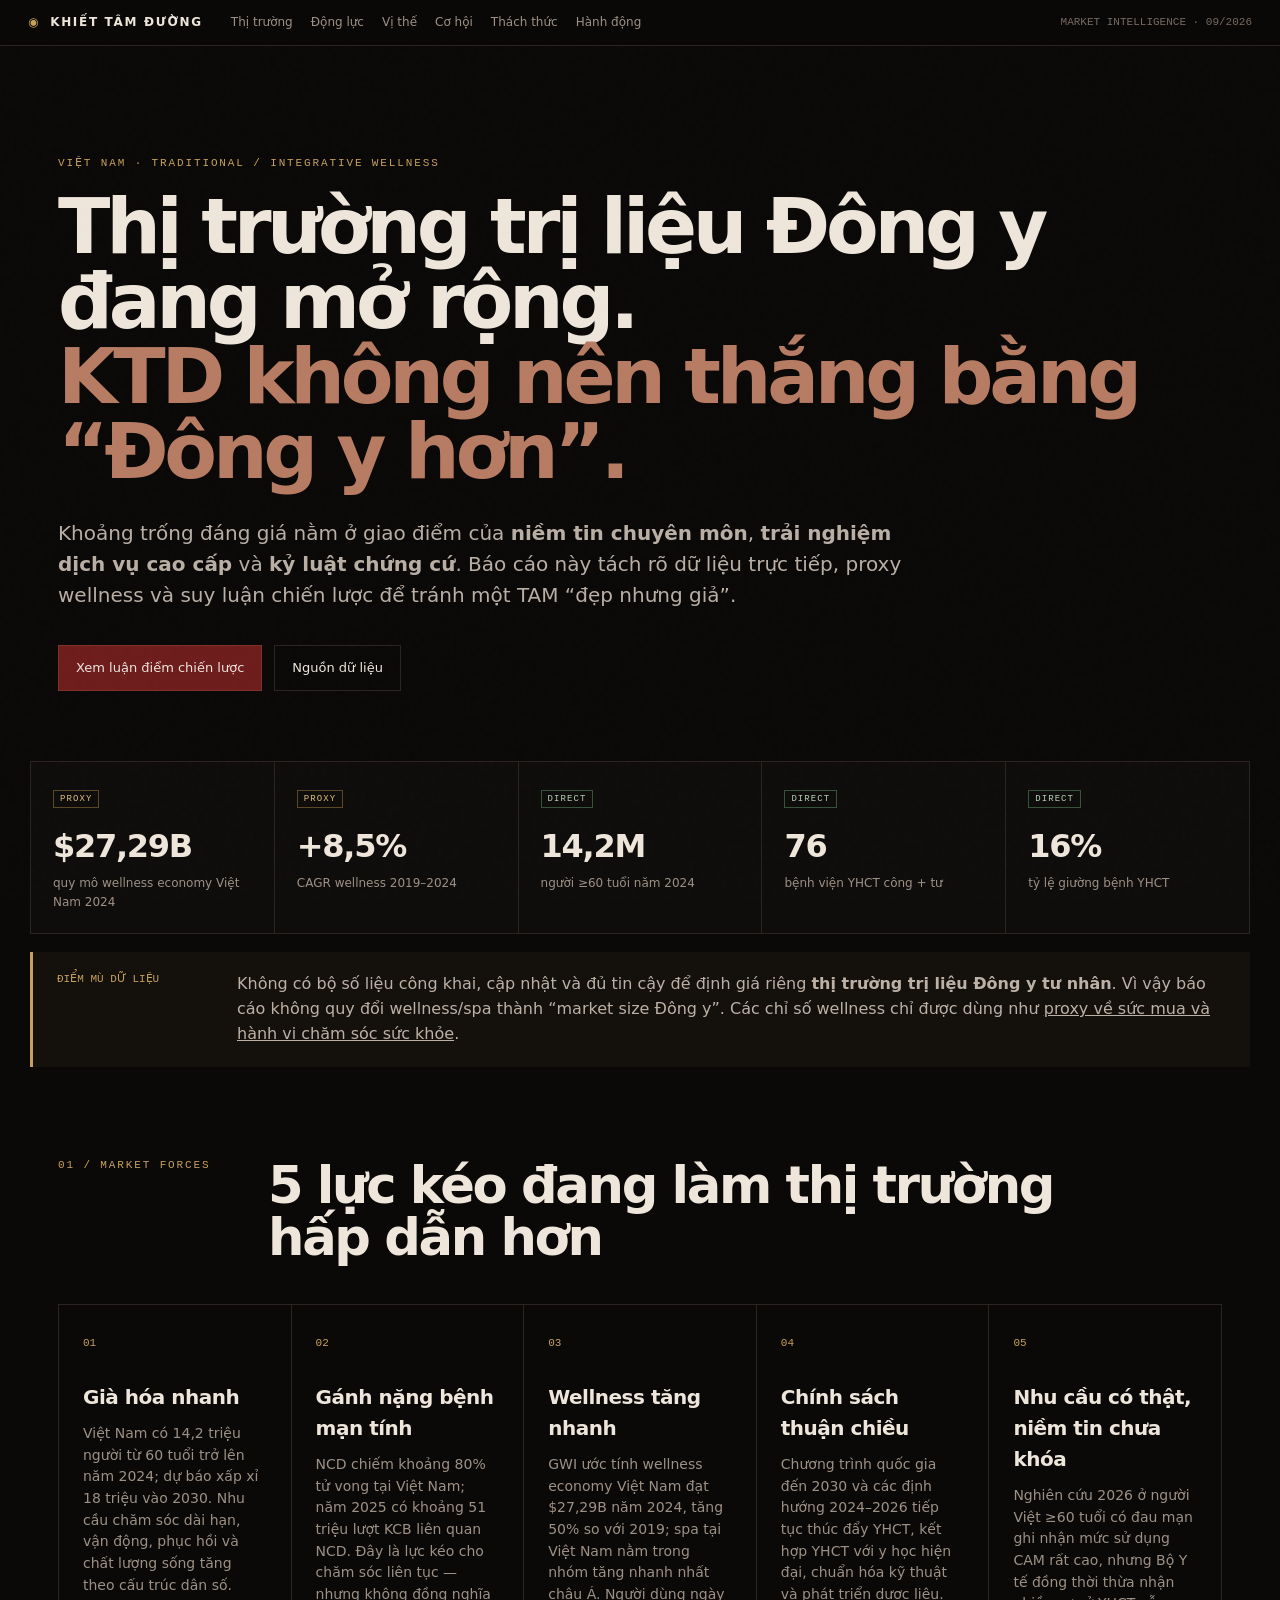
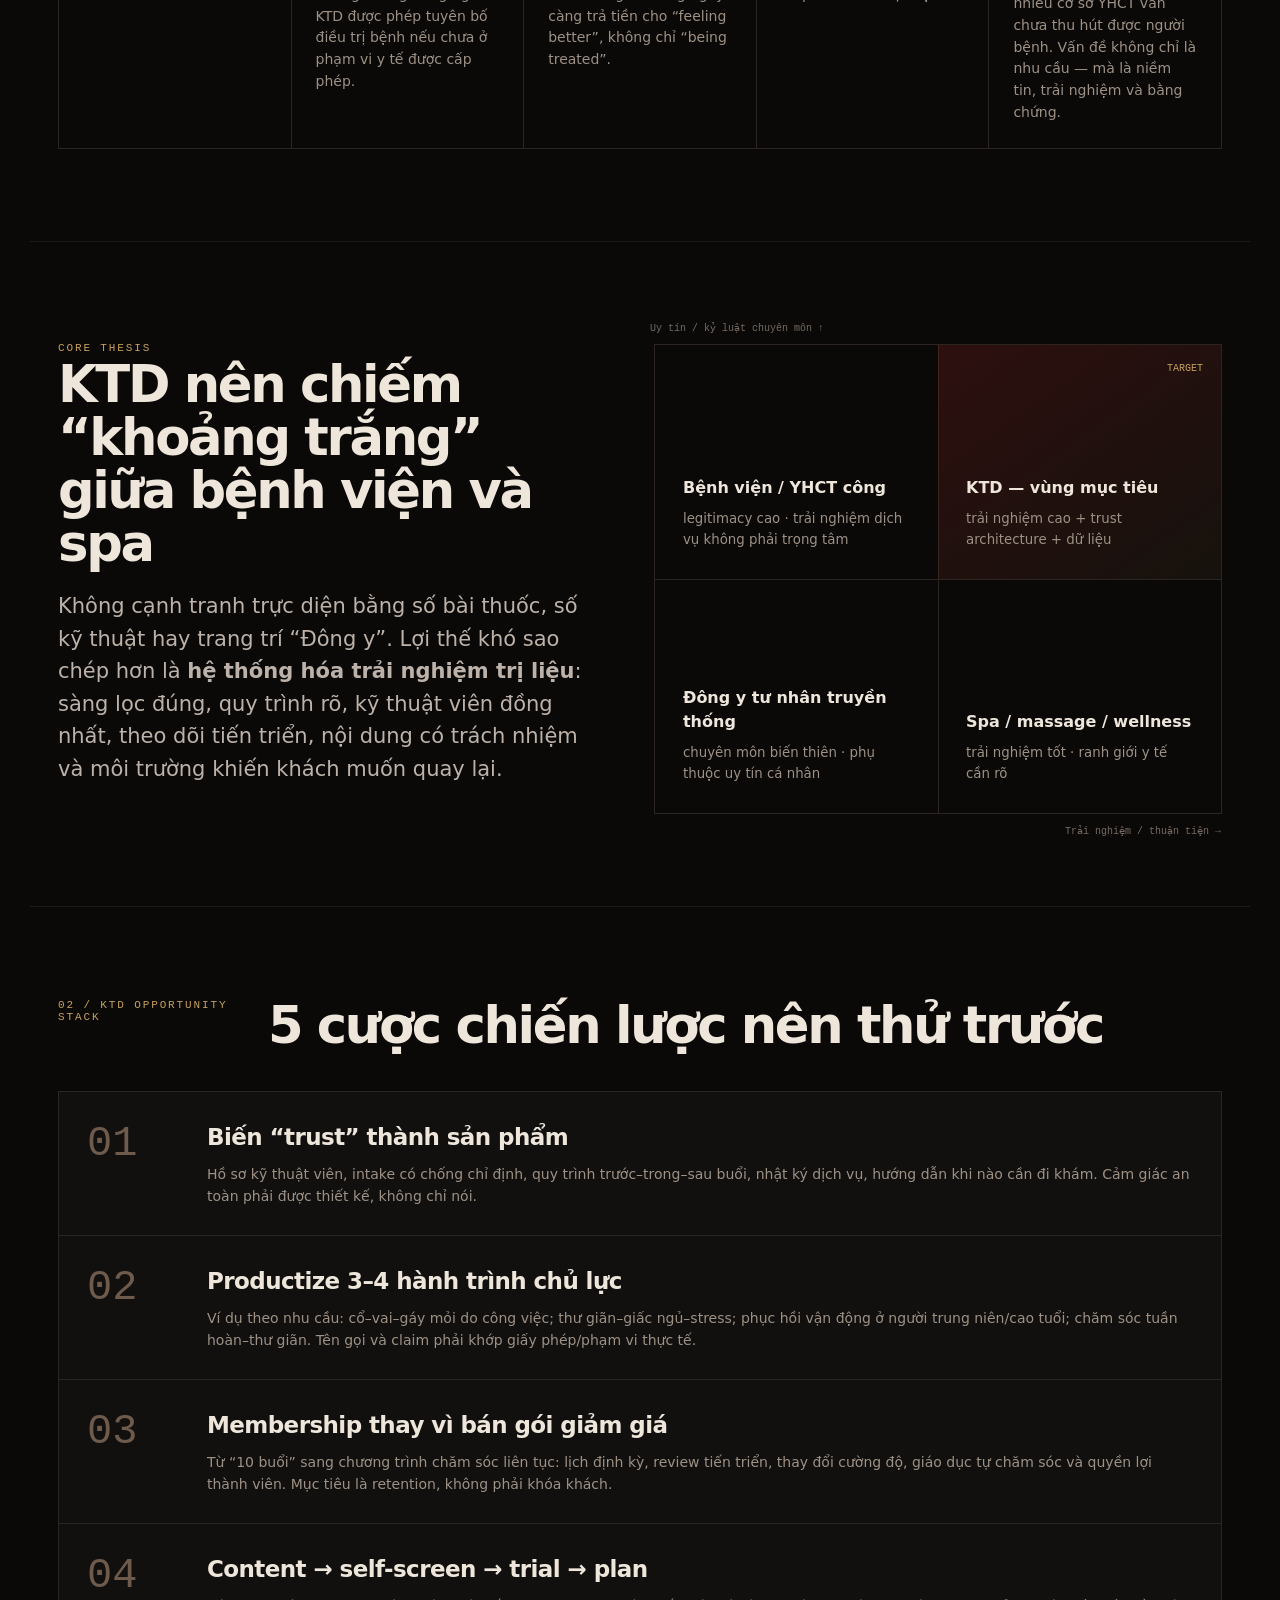
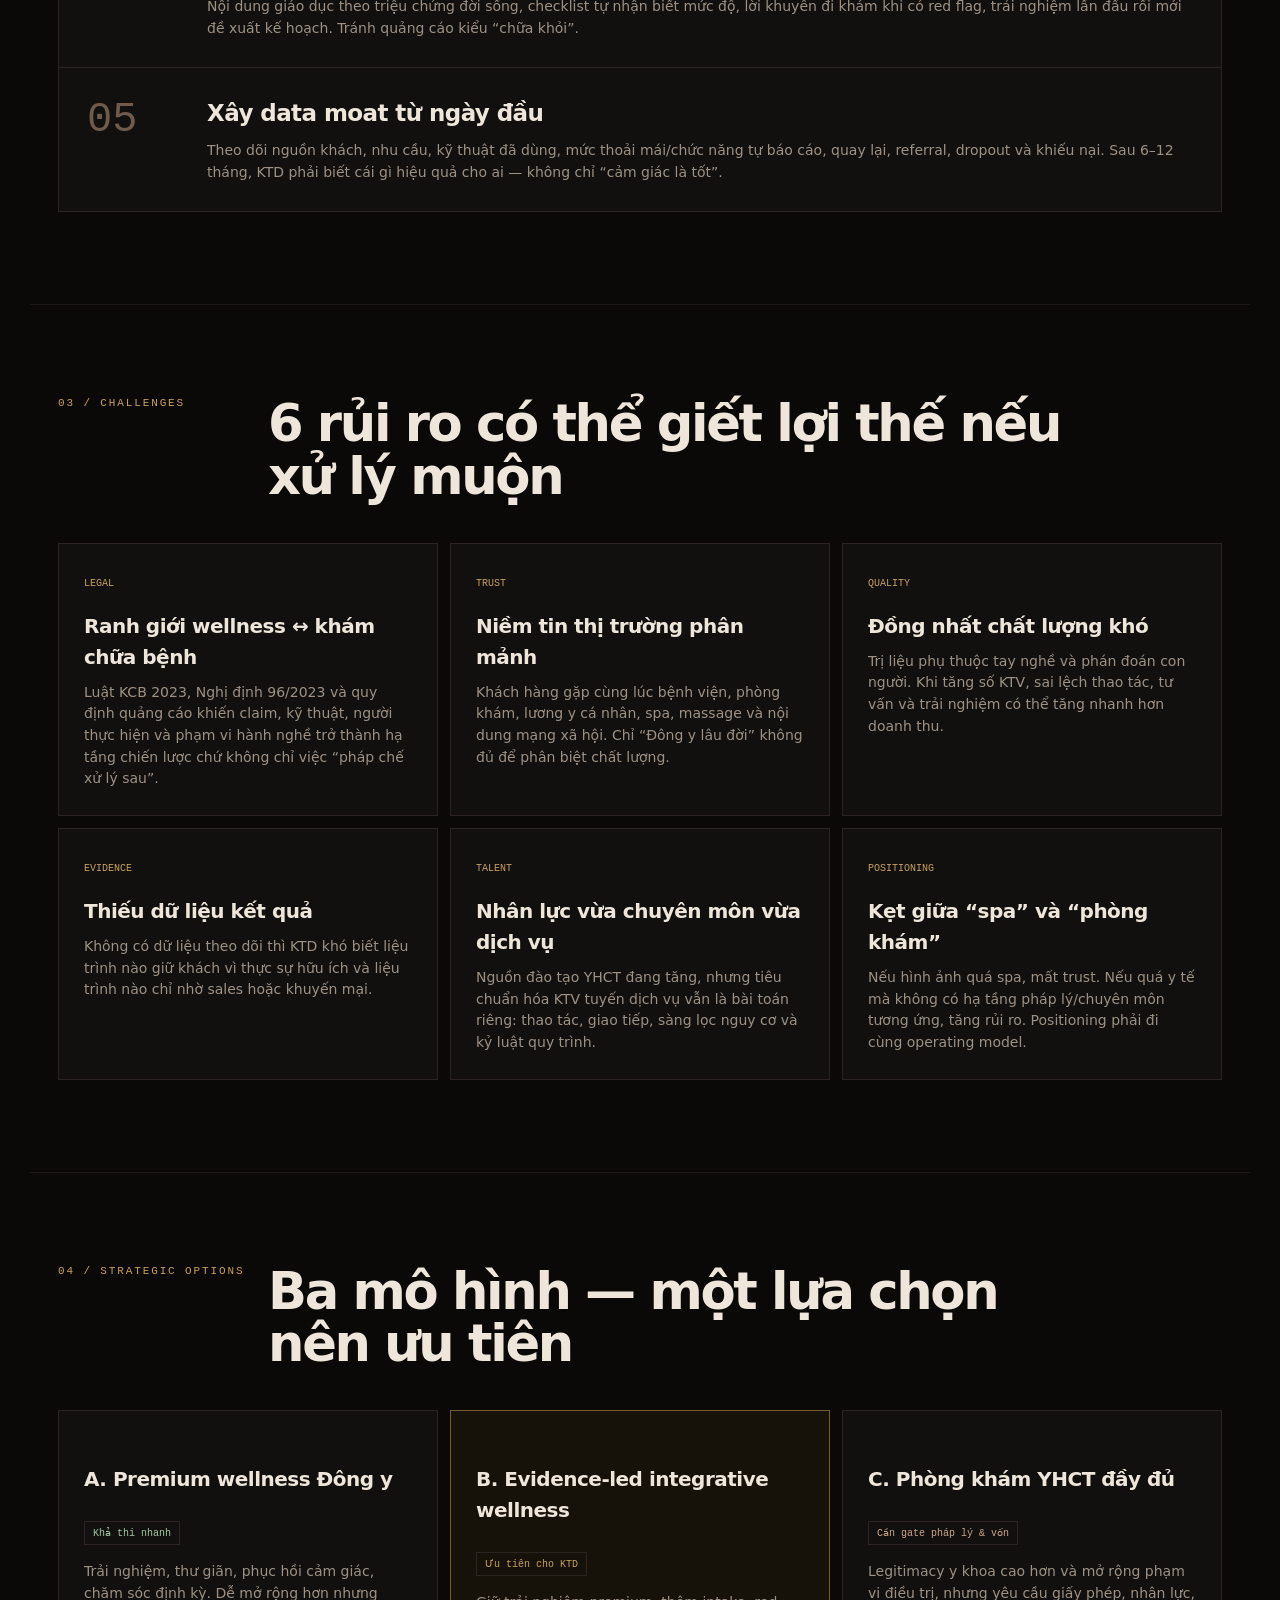
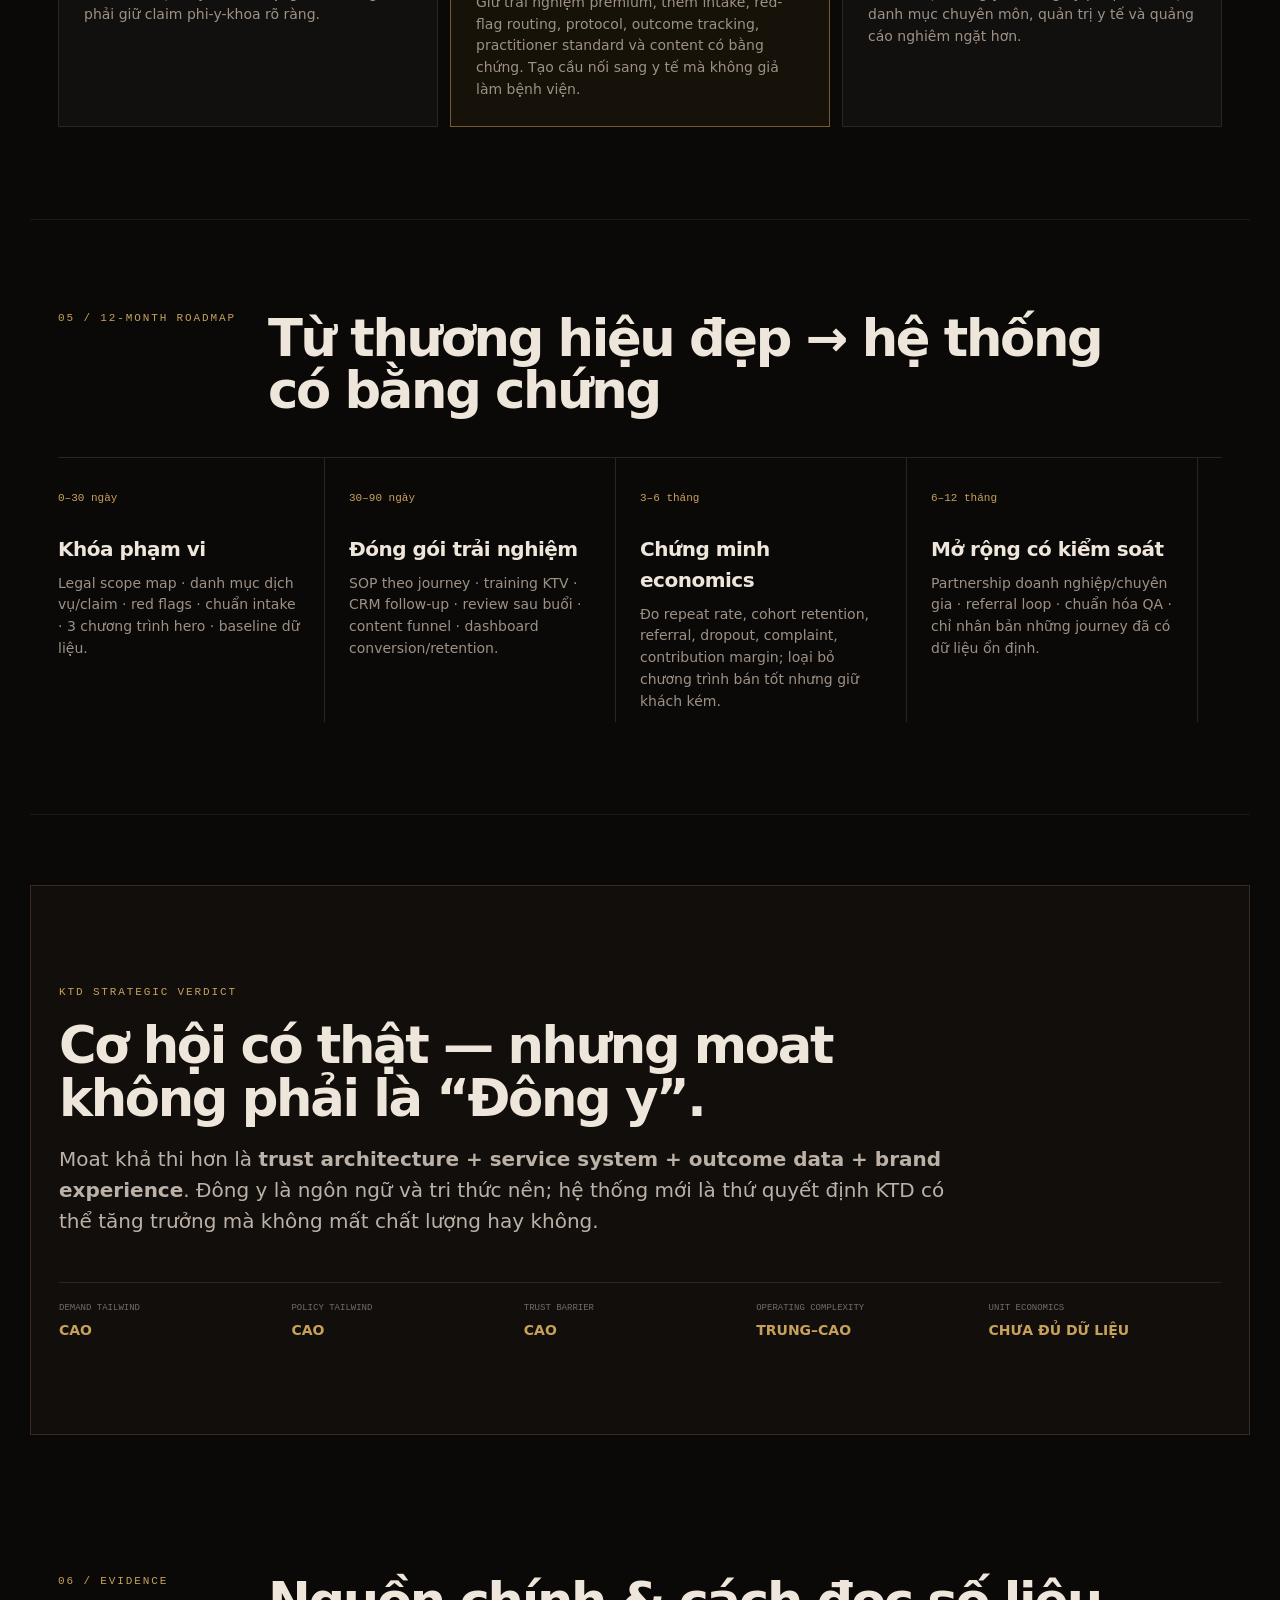
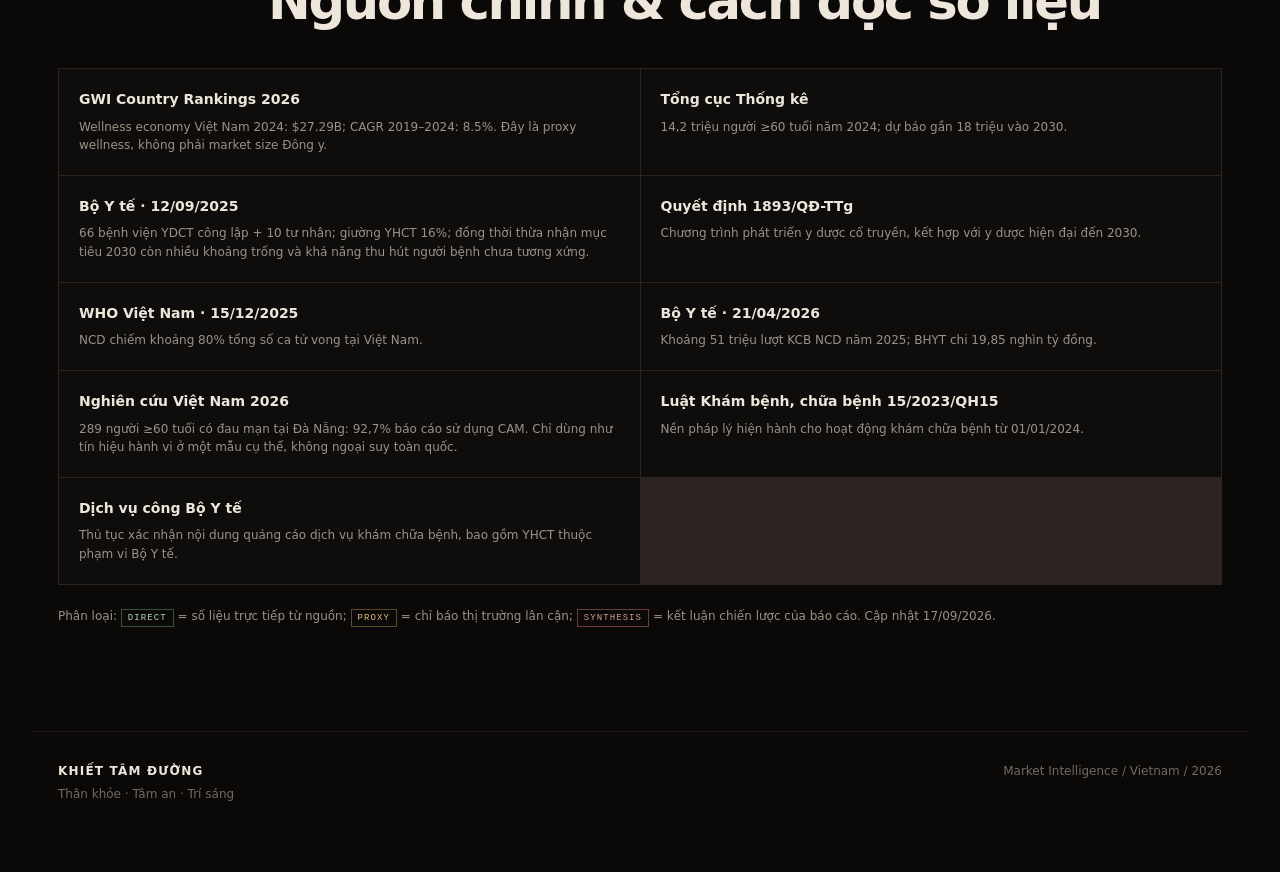
<file: ktd-market-2026/index.html>
<!doctype html>
<html lang="vi"><head><meta charset="utf-8"><meta name="viewport" content="width=device-width,initial-scale=1"><title>KTD — Thị trường trị liệu Đông y Việt Nam 2026</title><meta name="description" content="Báo cáo thị trường trị liệu Đông y Việt Nam, cơ hội và thách thức cho Khiết Tâm Đường."><link rel="stylesheet" href="styles.css"></head>
<body><div class="noise"></div><header class="top"><a class="brand" href="#top"><span class="lotus">◉</span><span>KHIẾT TÂM ĐƯỜNG</span></a><nav><a href="#market">Thị trường</a><a href="#forces">Động lực</a><a href="#position">Vị thế</a><a href="#bets">Cơ hội</a><a href="#risks">Thách thức</a><a href="#roadmap">Hành động</a></nav><span class="date">MARKET INTELLIGENCE · 09/2026</span></header>
<main id="top"><section class="hero"><div class="eyebrow">VIỆT NAM · TRADITIONAL / INTEGRATIVE WELLNESS</div><h1>Thị trường trị liệu Đông y đang mở rộng.<br><em>KTD không nên thắng bằng “Đông y hơn”.</em></h1><p class="lead">Khoảng trống đáng giá nằm ở giao điểm của <b>niềm tin chuyên môn</b>, <b>trải nghiệm dịch vụ cao cấp</b> và <b>kỷ luật chứng cứ</b>. Báo cáo này tách rõ dữ liệu trực tiếp, proxy wellness và suy luận chiến lược để tránh một TAM “đẹp nhưng giả”.</p><div class="hero-actions"><a class="btn primary" href="#thesis">Xem luận điểm chiến lược</a><a class="btn" href="#sources">Nguồn dữ liệu</a></div></section>
<section class="ticker" id="market"><article><span class="tag proxy">PROXY</span><b>$27,29B</b><p>quy mô wellness economy Việt Nam 2024</p></article><article><span class="tag proxy">PROXY</span><b>+8,5%</b><p>CAGR wellness 2019–2024</p></article><article><span class="tag direct">DIRECT</span><b>14,2M</b><p>người ≥60 tuổi năm 2024</p></article><article><span class="tag direct">DIRECT</span><b>76</b><p>bệnh viện YHCT công + tư</p></article><article><span class="tag direct">DIRECT</span><b>16%</b><p>tỷ lệ giường bệnh YHCT</p></article></section>
<section class="truth"><span>ĐIỂM MÙ DỮ LIỆU</span><p>Không có bộ số liệu công khai, cập nhật và đủ tin cậy để định giá riêng <b>thị trường trị liệu Đông y tư nhân</b>. Vì vậy báo cáo không quy đổi wellness/spa thành “market size Đông y”. Các chỉ số wellness chỉ được dùng như <u>proxy về sức mua và hành vi chăm sóc sức khỏe</u>.</p></section>
<section class="section" id="forces"><div class="section-head"><span>01 / MARKET FORCES</span><h2>5 lực kéo đang làm thị trường hấp dẫn hơn</h2></div><div class="grid forces"><article><i>01</i><h3>Già hóa nhanh</h3><p>Việt Nam có 14,2 triệu người từ 60 tuổi trở lên năm 2024; dự báo xấp xỉ 18 triệu vào 2030. Nhu cầu chăm sóc dài hạn, vận động, phục hồi và chất lượng sống tăng theo cấu trúc dân số.</p></article><article><i>02</i><h3>Gánh nặng bệnh mạn tính</h3><p>NCD chiếm khoảng 80% tử vong tại Việt Nam; năm 2025 có khoảng 51 triệu lượt KCB liên quan NCD. Đây là lực kéo cho chăm sóc liên tục — nhưng không đồng nghĩa KTD được phép tuyên bố điều trị bệnh nếu chưa ở phạm vi y tế được cấp phép.</p></article><article><i>03</i><h3>Wellness tăng nhanh</h3><p>GWI ước tính wellness economy Việt Nam đạt $27,29B năm 2024, tăng 50% so với 2019; spa tại Việt Nam nằm trong nhóm tăng nhanh nhất châu Á. Người dùng ngày càng trả tiền cho “feeling better”, không chỉ “being treated”.</p></article><article><i>04</i><h3>Chính sách thuận chiều</h3><p>Chương trình quốc gia đến 2030 và các định hướng 2024–2026 tiếp tục thúc đẩy YHCT, kết hợp YHCT với y học hiện đại, chuẩn hóa kỹ thuật và phát triển dược liệu.</p></article><article><i>05</i><h3>Nhu cầu có thật, niềm tin chưa khóa</h3><p>Nghiên cứu 2026 ở người Việt ≥60 tuổi có đau mạn ghi nhận mức sử dụng CAM rất cao, nhưng Bộ Y tế đồng thời thừa nhận nhiều cơ sở YHCT vẫn chưa thu hút được người bệnh. Vấn đề không chỉ là nhu cầu — mà là niềm tin, trải nghiệm và bằng chứng.</p></article></div></section>
<section class="section split" id="thesis"><div><span class="section-kicker">CORE THESIS</span><h2>KTD nên chiếm “khoảng trắng” giữa bệnh viện và spa</h2><p class="bigcopy">Không cạnh tranh trực diện bằng số bài thuốc, số kỹ thuật hay trang trí “Đông y”. Lợi thế khó sao chép hơn là <b>hệ thống hóa trải nghiệm trị liệu</b>: sàng lọc đúng, quy trình rõ, kỹ thuật viên đồng nhất, theo dõi tiến triển, nội dung có trách nhiệm và môi trường khiến khách muốn quay lại.</p></div><div class="matrix" id="position"><div class="axis y">Uy tín / kỷ luật chuyên môn ↑</div><div class="quad q1"><b>Bệnh viện / YHCT công</b><small>legitimacy cao · trải nghiệm dịch vụ không phải trọng tâm</small></div><div class="quad q2 target"><b>KTD — vùng mục tiêu</b><small>trải nghiệm cao + trust architecture + dữ liệu</small></div><div class="quad q3"><b>Đông y tư nhân truyền thống</b><small>chuyên môn biến thiên · phụ thuộc uy tín cá nhân</small></div><div class="quad q4"><b>Spa / massage / wellness</b><small>trải nghiệm tốt · ranh giới y tế cần rõ</small></div><div class="axis x">Trải nghiệm / thuận tiện →</div></div></section>
<section class="section" id="bets"><div class="section-head"><span>02 / KTD OPPORTUNITY STACK</span><h2>5 cược chiến lược nên thử trước</h2></div><div class="bets"><article><strong>01</strong><div><h3>Biến “trust” thành sản phẩm</h3><p>Hồ sơ kỹ thuật viên, intake có chống chỉ định, quy trình trước–trong–sau buổi, nhật ký dịch vụ, hướng dẫn khi nào cần đi khám. Cảm giác an toàn phải được thiết kế, không chỉ nói.</p></div></article><article><strong>02</strong><div><h3>Productize 3–4 hành trình chủ lực</h3><p>Ví dụ theo nhu cầu: cổ–vai–gáy mỏi do công việc; thư giãn–giấc ngủ–stress; phục hồi vận động ở người trung niên/cao tuổi; chăm sóc tuần hoàn–thư giãn. Tên gọi và claim phải khớp giấy phép/phạm vi thực tế.</p></div></article><article><strong>03</strong><div><h3>Membership thay vì bán gói giảm giá</h3><p>Từ “10 buổi” sang chương trình chăm sóc liên tục: lịch định kỳ, review tiến triển, thay đổi cường độ, giáo dục tự chăm sóc và quyền lợi thành viên. Mục tiêu là retention, không phải khóa khách.</p></div></article><article><strong>04</strong><div><h3>Content → self-screen → trial → plan</h3><p>Nội dung giáo dục theo triệu chứng đời sống, checklist tự nhận biết mức độ, lời khuyên đi khám khi có red flag, trải nghiệm lần đầu rồi mới đề xuất kế hoạch. Tránh quảng cáo kiểu “chữa khỏi”.</p></div></article><article><strong>05</strong><div><h3>Xây data moat từ ngày đầu</h3><p>Theo dõi nguồn khách, nhu cầu, kỹ thuật đã dùng, mức thoải mái/chức năng tự báo cáo, quay lại, referral, dropout và khiếu nại. Sau 6–12 tháng, KTD phải biết cái gì hiệu quả cho ai — không chỉ “cảm giác là tốt”.</p></div></article></div></section>
<section class="section" id="risks"><div class="section-head"><span>03 / CHALLENGES</span><h2>6 rủi ro có thể giết lợi thế nếu xử lý muộn</h2></div><div class="risk-grid"><article><span>LEGAL</span><h3>Ranh giới wellness ↔ khám chữa bệnh</h3><p>Luật KCB 2023, Nghị định 96/2023 và quy định quảng cáo khiến claim, kỹ thuật, người thực hiện và phạm vi hành nghề trở thành hạ tầng chiến lược chứ không chỉ việc “pháp chế xử lý sau”.</p></article><article><span>TRUST</span><h3>Niềm tin thị trường phân mảnh</h3><p>Khách hàng gặp cùng lúc bệnh viện, phòng khám, lương y cá nhân, spa, massage và nội dung mạng xã hội. Chỉ “Đông y lâu đời” không đủ để phân biệt chất lượng.</p></article><article><span>QUALITY</span><h3>Đồng nhất chất lượng khó</h3><p>Trị liệu phụ thuộc tay nghề và phán đoán con người. Khi tăng số KTV, sai lệch thao tác, tư vấn và trải nghiệm có thể tăng nhanh hơn doanh thu.</p></article><article><span>EVIDENCE</span><h3>Thiếu dữ liệu kết quả</h3><p>Không có dữ liệu theo dõi thì KTD khó biết liệu trình nào giữ khách vì thực sự hữu ích và liệu trình nào chỉ nhờ sales hoặc khuyến mại.</p></article><article><span>TALENT</span><h3>Nhân lực vừa chuyên môn vừa dịch vụ</h3><p>Nguồn đào tạo YHCT đang tăng, nhưng tiêu chuẩn hóa KTV tuyến dịch vụ vẫn là bài toán riêng: thao tác, giao tiếp, sàng lọc nguy cơ và kỷ luật quy trình.</p></article><article><span>POSITIONING</span><h3>Kẹt giữa “spa” và “phòng khám”</h3><p>Nếu hình ảnh quá spa, mất trust. Nếu quá y tế mà không có hạ tầng pháp lý/chuyên môn tương ứng, tăng rủi ro. Positioning phải đi cùng operating model.</p></article></div></section>
<section class="section scenario"><div class="section-head"><span>04 / STRATEGIC OPTIONS</span><h2>Ba mô hình — một lựa chọn nên ưu tiên</h2></div><div class="scenario-grid"><article><h3>A. Premium wellness Đông y</h3><p class="status good">Khả thi nhanh</p><p>Trải nghiệm, thư giãn, phục hồi cảm giác, chăm sóc định kỳ. Dễ mở rộng hơn nhưng phải giữ claim phi-y-khoa rõ ràng.</p></article><article class="chosen"><h3>B. Evidence-led integrative wellness</h3><p class="status best">Ưu tiên cho KTD</p><p>Giữ trải nghiệm premium, thêm intake, red-flag routing, protocol, outcome tracking, practitioner standard và content có bằng chứng. Tạo cầu nối sang y tế mà không giả làm bệnh viện.</p></article><article><h3>C. Phòng khám YHCT đầy đủ</h3><p class="status gated">Cần gate pháp lý & vốn</p><p>Legitimacy y khoa cao hơn và mở rộng phạm vi điều trị, nhưng yêu cầu giấy phép, nhân lực, danh mục chuyên môn, quản trị y tế và quảng cáo nghiêm ngặt hơn.</p></article></div></section>
<section class="section" id="roadmap"><div class="section-head"><span>05 / 12-MONTH ROADMAP</span><h2>Từ thương hiệu đẹp → hệ thống có bằng chứng</h2></div><div class="timeline"><article><b>0–30 ngày</b><h3>Khóa phạm vi</h3><p>Legal scope map · danh mục dịch vụ/claim · red flags · chuẩn intake · 3 chương trình hero · baseline dữ liệu.</p></article><article><b>30–90 ngày</b><h3>Đóng gói trải nghiệm</h3><p>SOP theo journey · training KTV · CRM follow-up · review sau buổi · content funnel · dashboard conversion/retention.</p></article><article><b>3–6 tháng</b><h3>Chứng minh economics</h3><p>Đo repeat rate, cohort retention, referral, dropout, complaint, contribution margin; loại bỏ chương trình bán tốt nhưng giữ khách kém.</p></article><article><b>6–12 tháng</b><h3>Mở rộng có kiểm soát</h3><p>Partnership doanh nghiệp/chuyên gia · referral loop · chuẩn hóa QA · chỉ nhân bản những journey đã có dữ liệu ổn định.</p></article></div></section>
<section class="section verdict"><span class="section-kicker">KTD STRATEGIC VERDICT</span><h2>Cơ hội có thật — nhưng moat không phải là “Đông y”.</h2><p>Moat khả thi hơn là <b>trust architecture + service system + outcome data + brand experience</b>. Đông y là ngôn ngữ và tri thức nền; hệ thống mới là thứ quyết định KTD có thể tăng trưởng mà không mất chất lượng hay không.</p><div class="signals"><div><small>DEMAND TAILWIND</small><b>CAO</b></div><div><small>POLICY TAILWIND</small><b>CAO</b></div><div><small>TRUST BARRIER</small><b>CAO</b></div><div><small>OPERATING COMPLEXITY</small><b>TRUNG–CAO</b></div><div><small>UNIT ECONOMICS</small><b>CHƯA ĐỦ DỮ LIỆU</b></div></div></section>
<section class="section sources" id="sources"><div class="section-head"><span>06 / EVIDENCE</span><h2>Nguồn chính & cách đọc số liệu</h2></div><div class="source-list"><a href="https://globalwellnessinstitute.org/wp-content/uploads/2026/01/2026_GWI-Country-Rankings_011926-DIGITAL.pdf" target="_blank"><b>GWI Country Rankings 2026</b><span>Wellness economy Việt Nam 2024: $27.29B; CAGR 2019–2024: 8.5%. Đây là proxy wellness, không phải market size Đông y.</span></a><a href="https://www.gso.gov.vn/du-lieu-va-so-lieu-thong-ke/2025/01/xu-huong-gia-hoa-dan-so-nhanh-o-viet-nam-thuc-trang-va-giai-phap/" target="_blank"><b>Tổng cục Thống kê</b><span>14,2 triệu người ≥60 tuổi năm 2024; dự báo gần 18 triệu vào 2030.</span></a><a href="https://moh.gov.vn/hoat-dong-cua-lanh-dao-bo/-/asset_publisher/k206Q9qkZOqn/content/phat-huy-loi-the-cua-y-duoc-co-truyen" target="_blank"><b>Bộ Y tế · 12/09/2025</b><span>66 bệnh viện YDCT công lập + 10 tư nhân; giường YHCT 16%; đồng thời thừa nhận mục tiêu 2030 còn nhiều khoảng trống và khả năng thu hút người bệnh chưa tương xứng.</span></a><a href="https://chinhphu.vn/?docid=198658&pageid=27160&tagid=7&type=1" target="_blank"><b>Quyết định 1893/QĐ-TTg</b><span>Chương trình phát triển y dược cổ truyền, kết hợp với y dược hiện đại đến 2030.</span></a><a href="https://www.who.int/vietnam/vi/news/detail/15-12-2025-viet-nam-unites-to-tackle-top-causes-of-disease-and-death" target="_blank"><b>WHO Việt Nam · 15/12/2025</b><span>NCD chiếm khoảng 80% tổng số ca tử vong tại Việt Nam.</span></a><a href="https://adminmoh.moh.gov.vn/vi_VN/web/guest/chuyen-doi-so-y-te/-/asset_publisher/bGrskQ5MmTm7/content/nang-cao-hieu-qua-chinh-sach-bhyt-thong-qua-quan-ly-benh-khong-lay-nhiem-bang-du-lieu" target="_blank"><b>Bộ Y tế · 21/04/2026</b><span>Khoảng 51 triệu lượt KCB NCD năm 2025; BHYT chi 19,85 nghìn tỷ đồng.</span></a><a href="https://pubmed.ncbi.nlm.nih.gov/41585848/" target="_blank"><b>Nghiên cứu Việt Nam 2026</b><span>289 người ≥60 tuổi có đau mạn tại Đà Nẵng: 92,7% báo cáo sử dụng CAM. Chỉ dùng như tín hiệu hành vi ở một mẫu cụ thể, không ngoại suy toàn quốc.</span></a><a href="https://vanban.chinhphu.vn/?classid=1&docid=207396&pageid=27160" target="_blank"><b>Luật Khám bệnh, chữa bệnh 15/2023/QH15</b><span>Nền pháp lý hiện hành cho hoạt động khám chữa bệnh từ 01/01/2024.</span></a><a href="https://dichvucong.moh.gov.vn/dichvucong/-/dvc/thutuchanhchinh/5.html" target="_blank"><b>Dịch vụ công Bộ Y tế</b><span>Thủ tục xác nhận nội dung quảng cáo dịch vụ khám chữa bệnh, bao gồm YHCT thuộc phạm vi Bộ Y tế.</span></a></div><p class="method">Phân loại: <span class="tag direct">DIRECT</span> = số liệu trực tiếp từ nguồn; <span class="tag proxy">PROXY</span> = chỉ báo thị trường lân cận; <span class="tag synth">SYNTHESIS</span> = kết luận chiến lược của báo cáo. Cập nhật 17/09/2026.</p></section>
</main><footer><div><b>KHIẾT TÂM ĐƯỜNG</b><span>Thân khỏe · Tâm an · Trí sáng</span></div><div>Market Intelligence / Vietnam / 2026</div></footer><script src="app.js"></script></body></html>
</file>
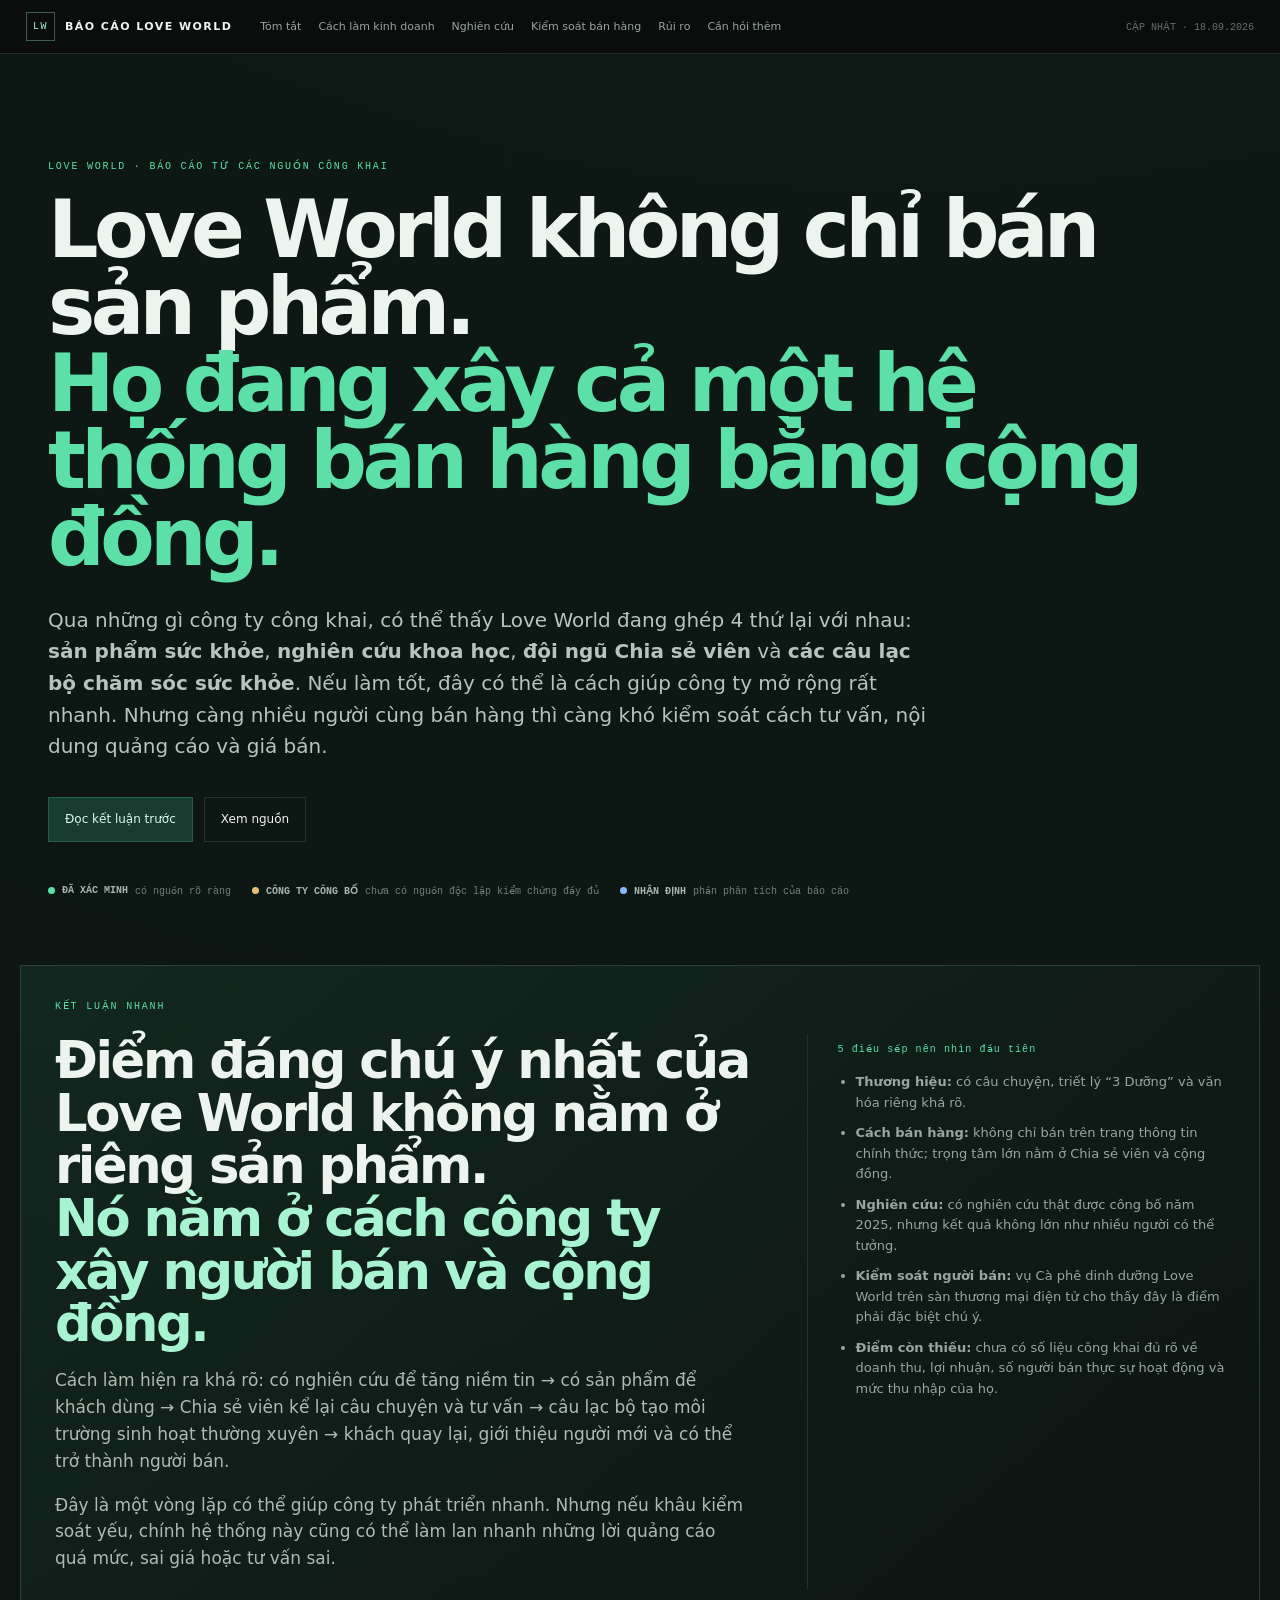
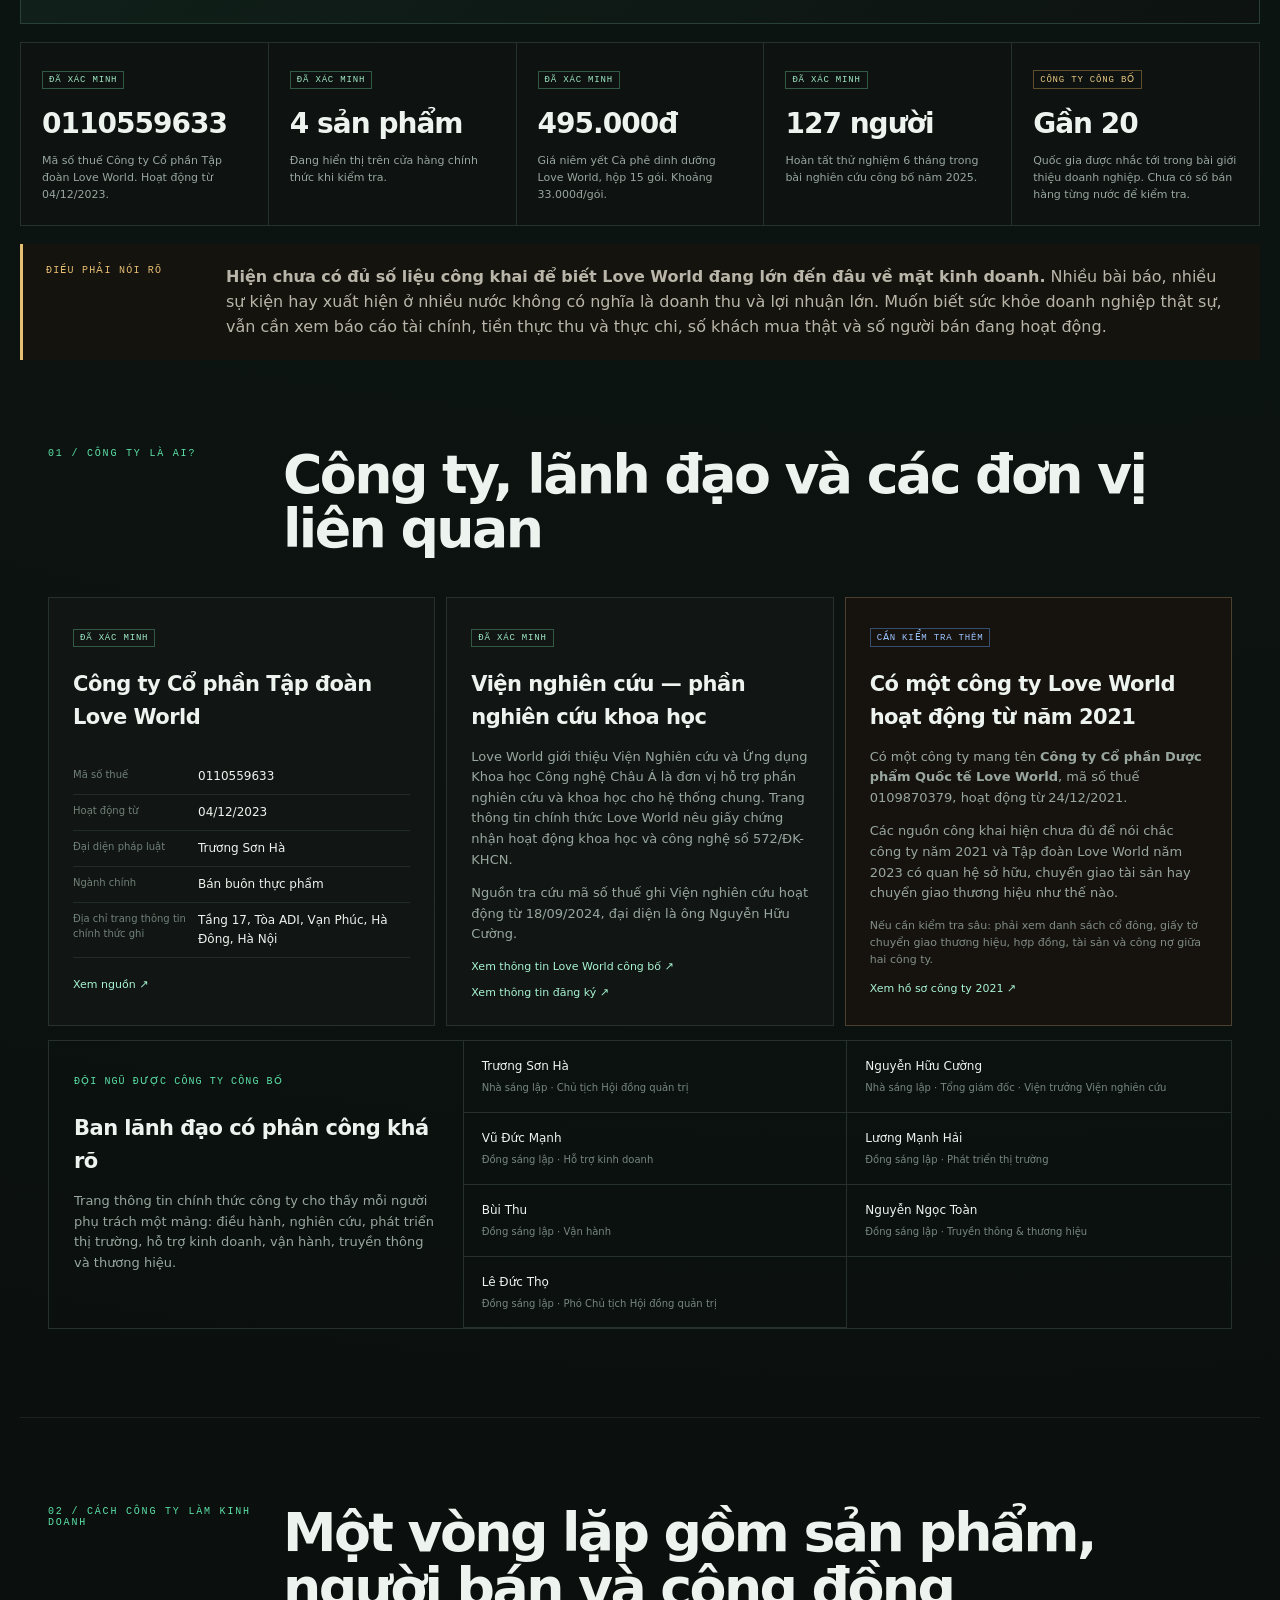
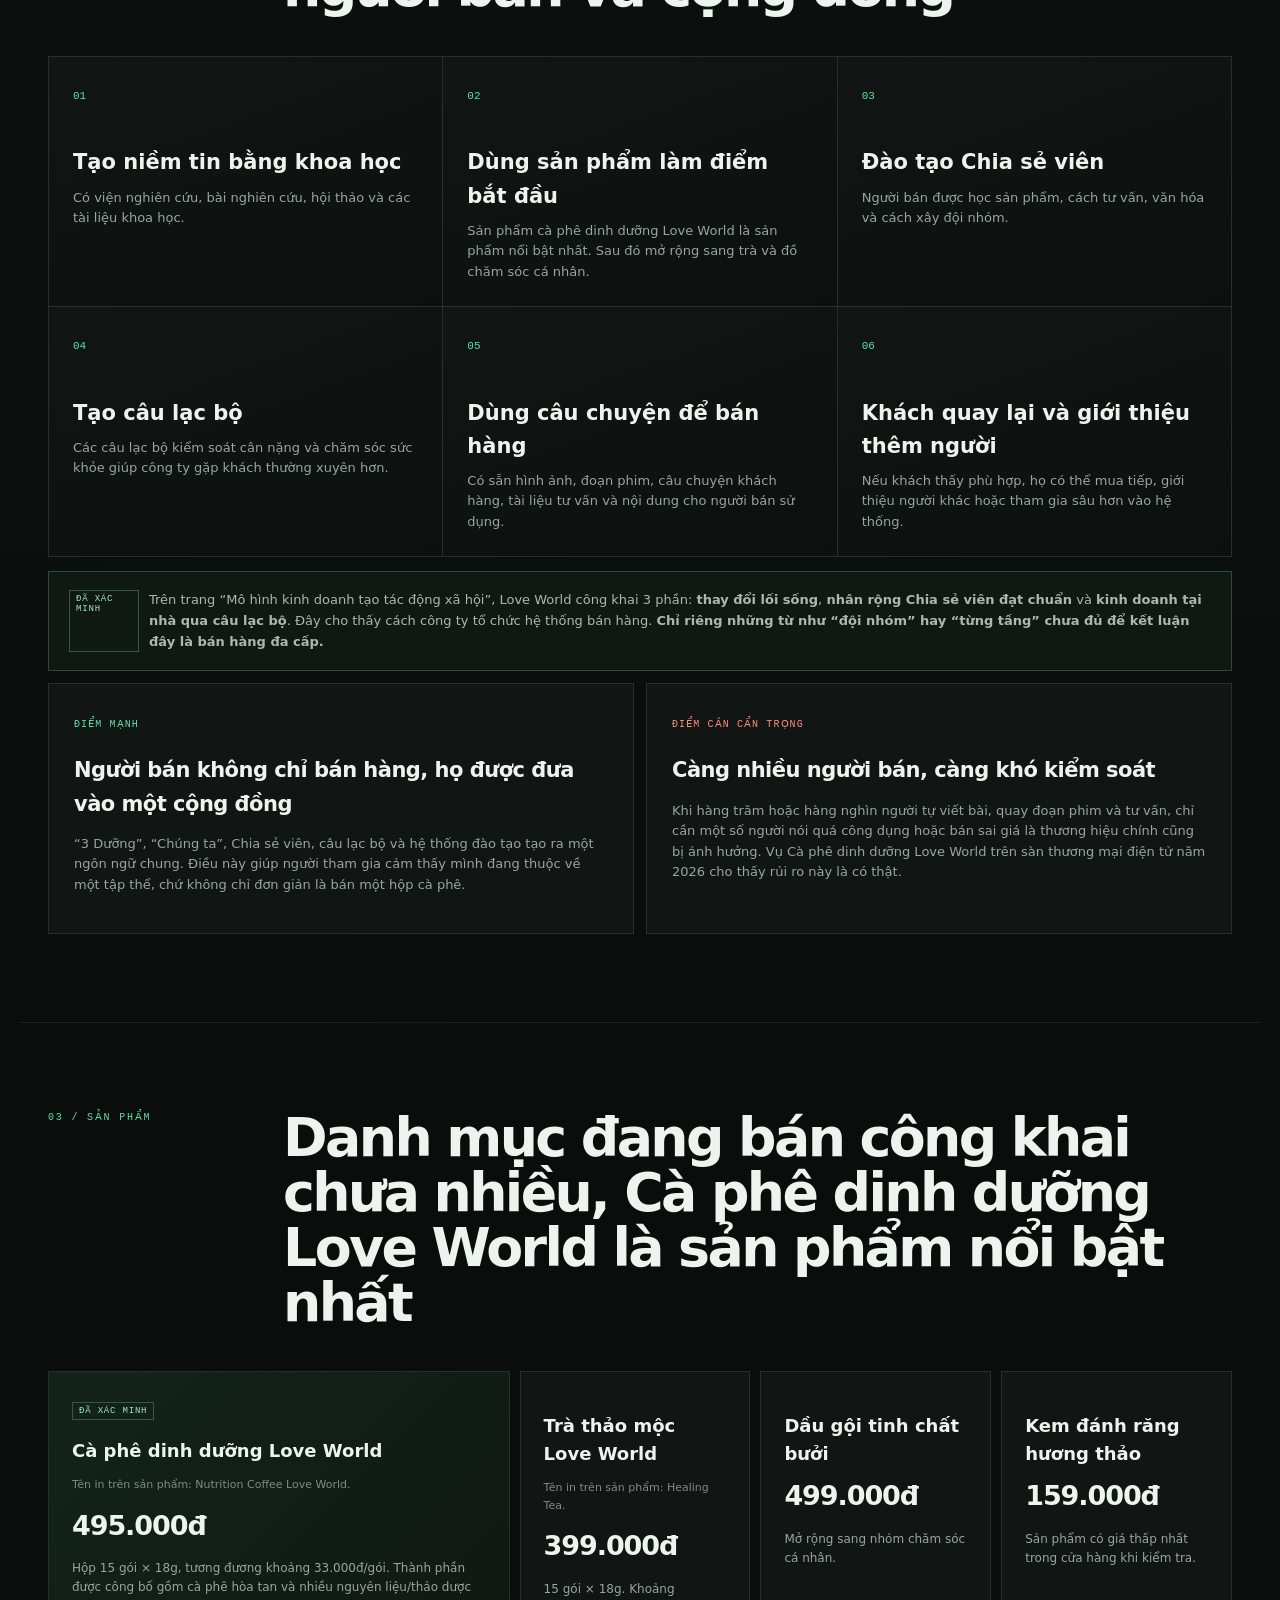
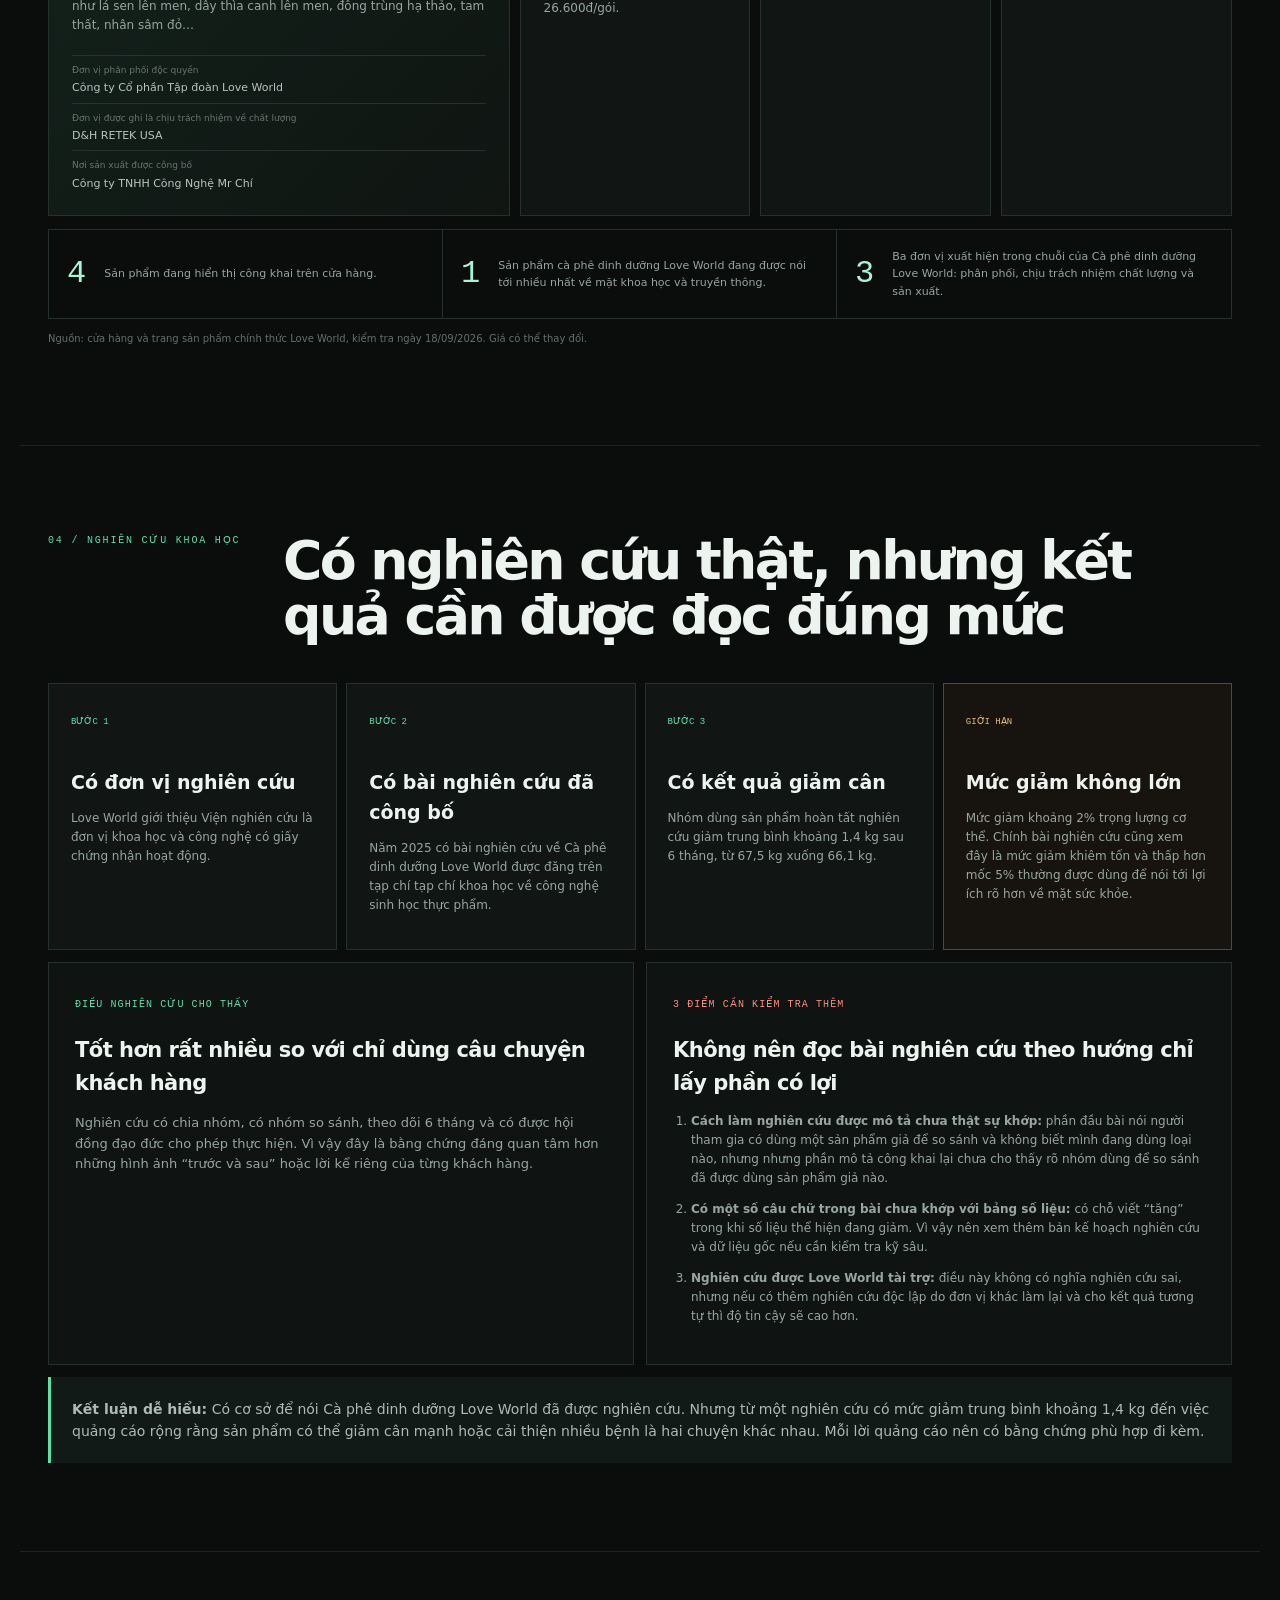
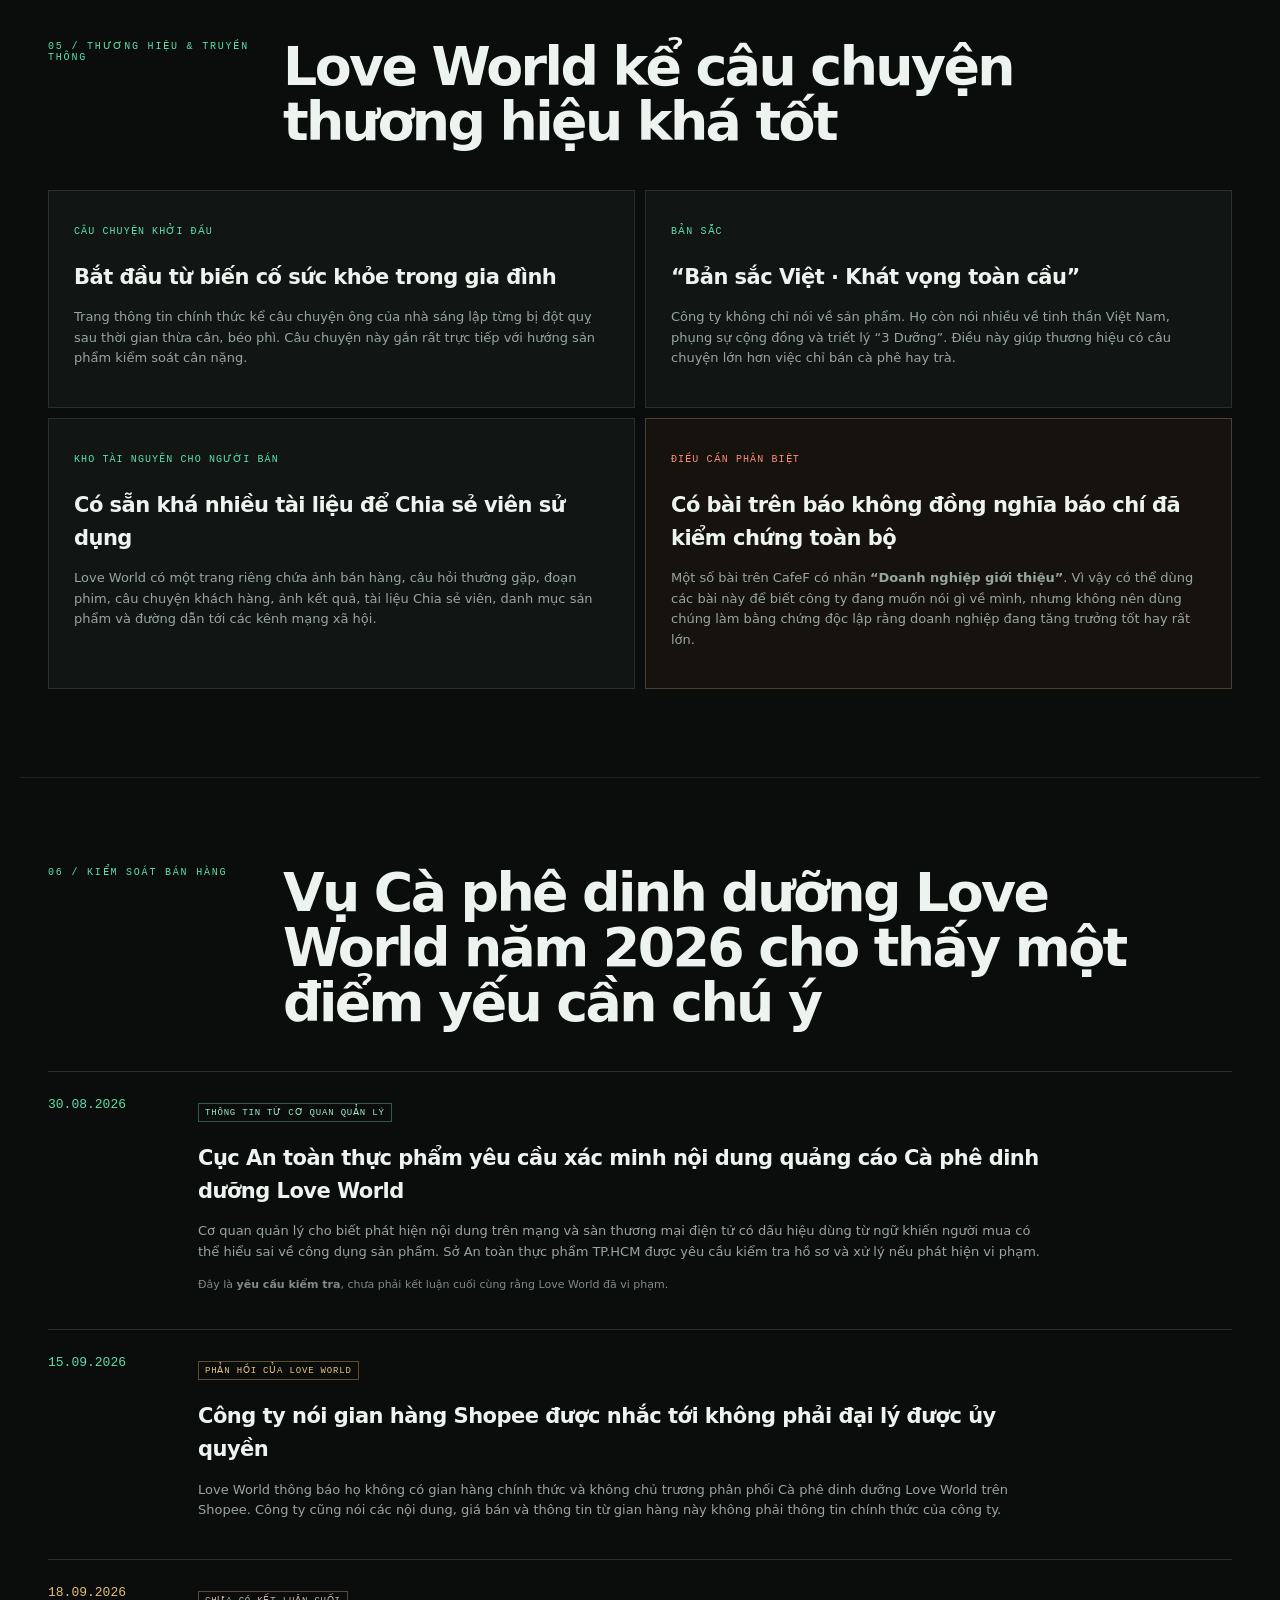
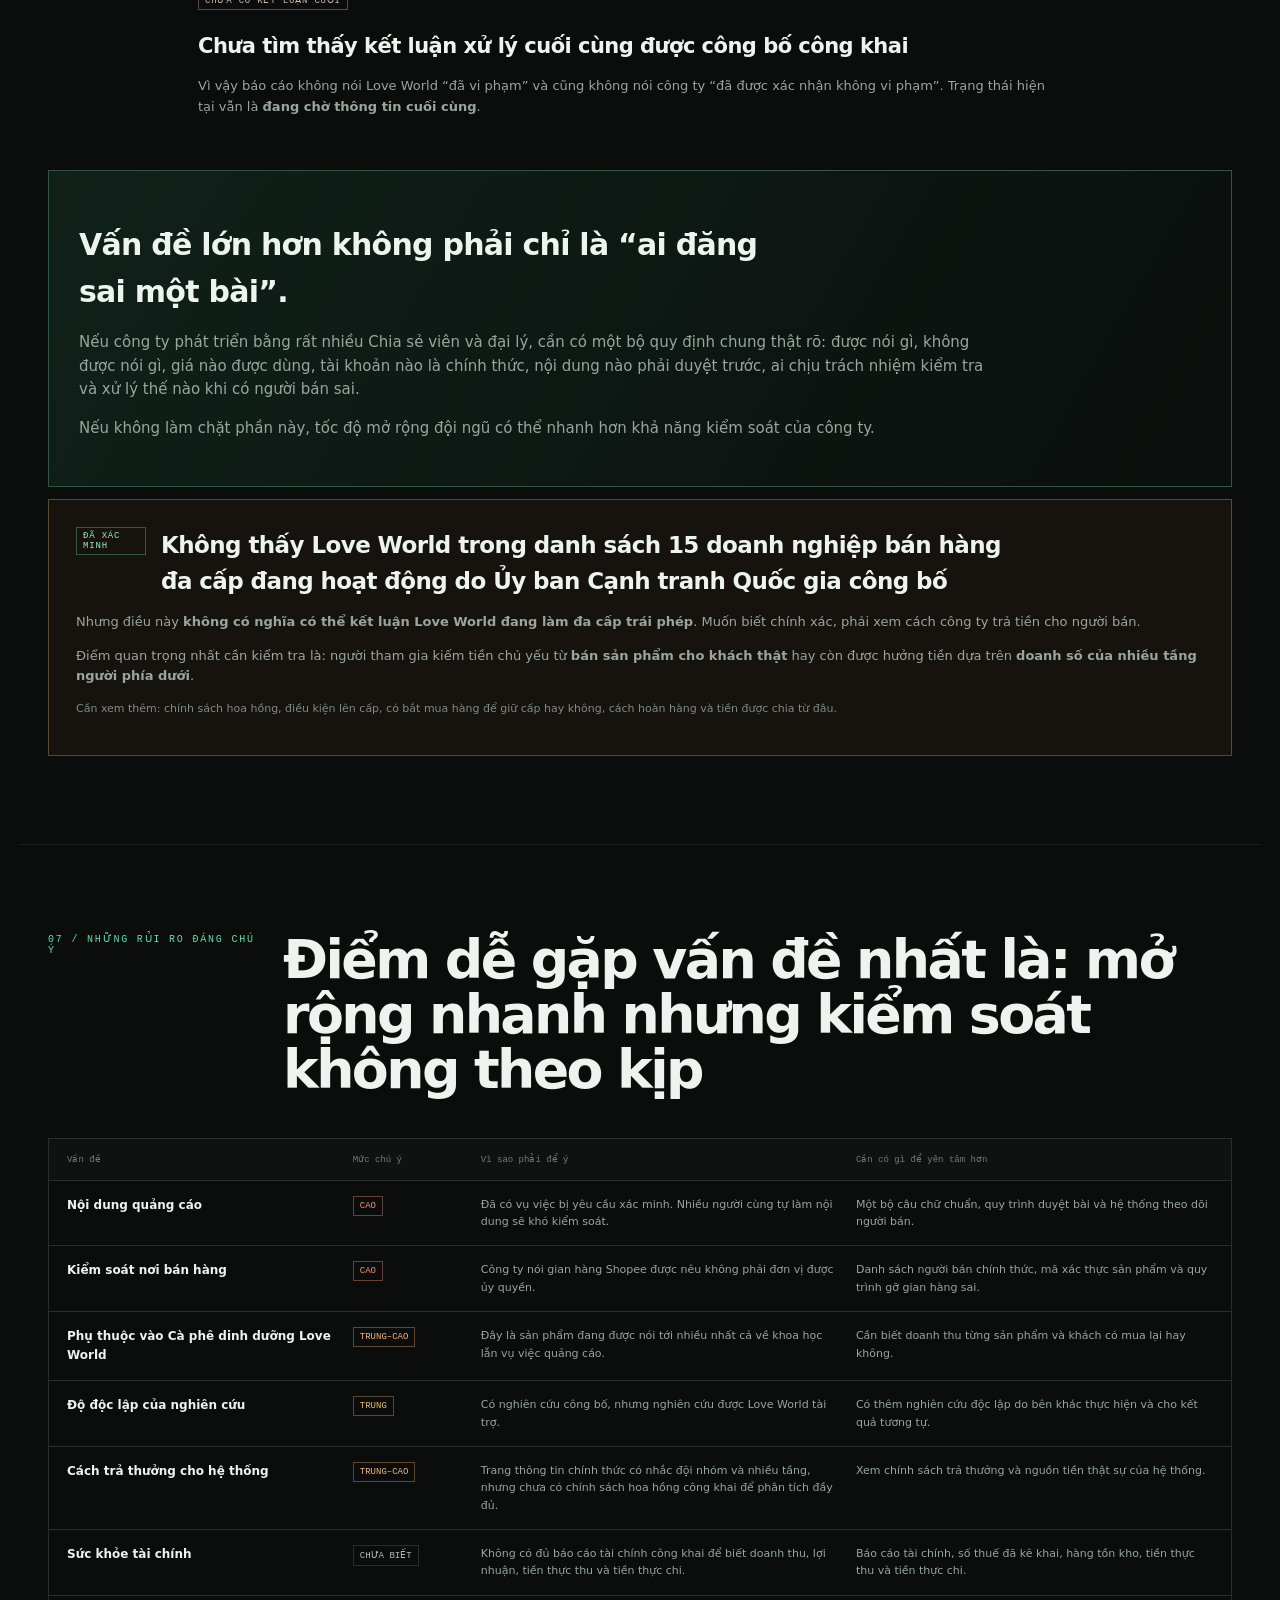
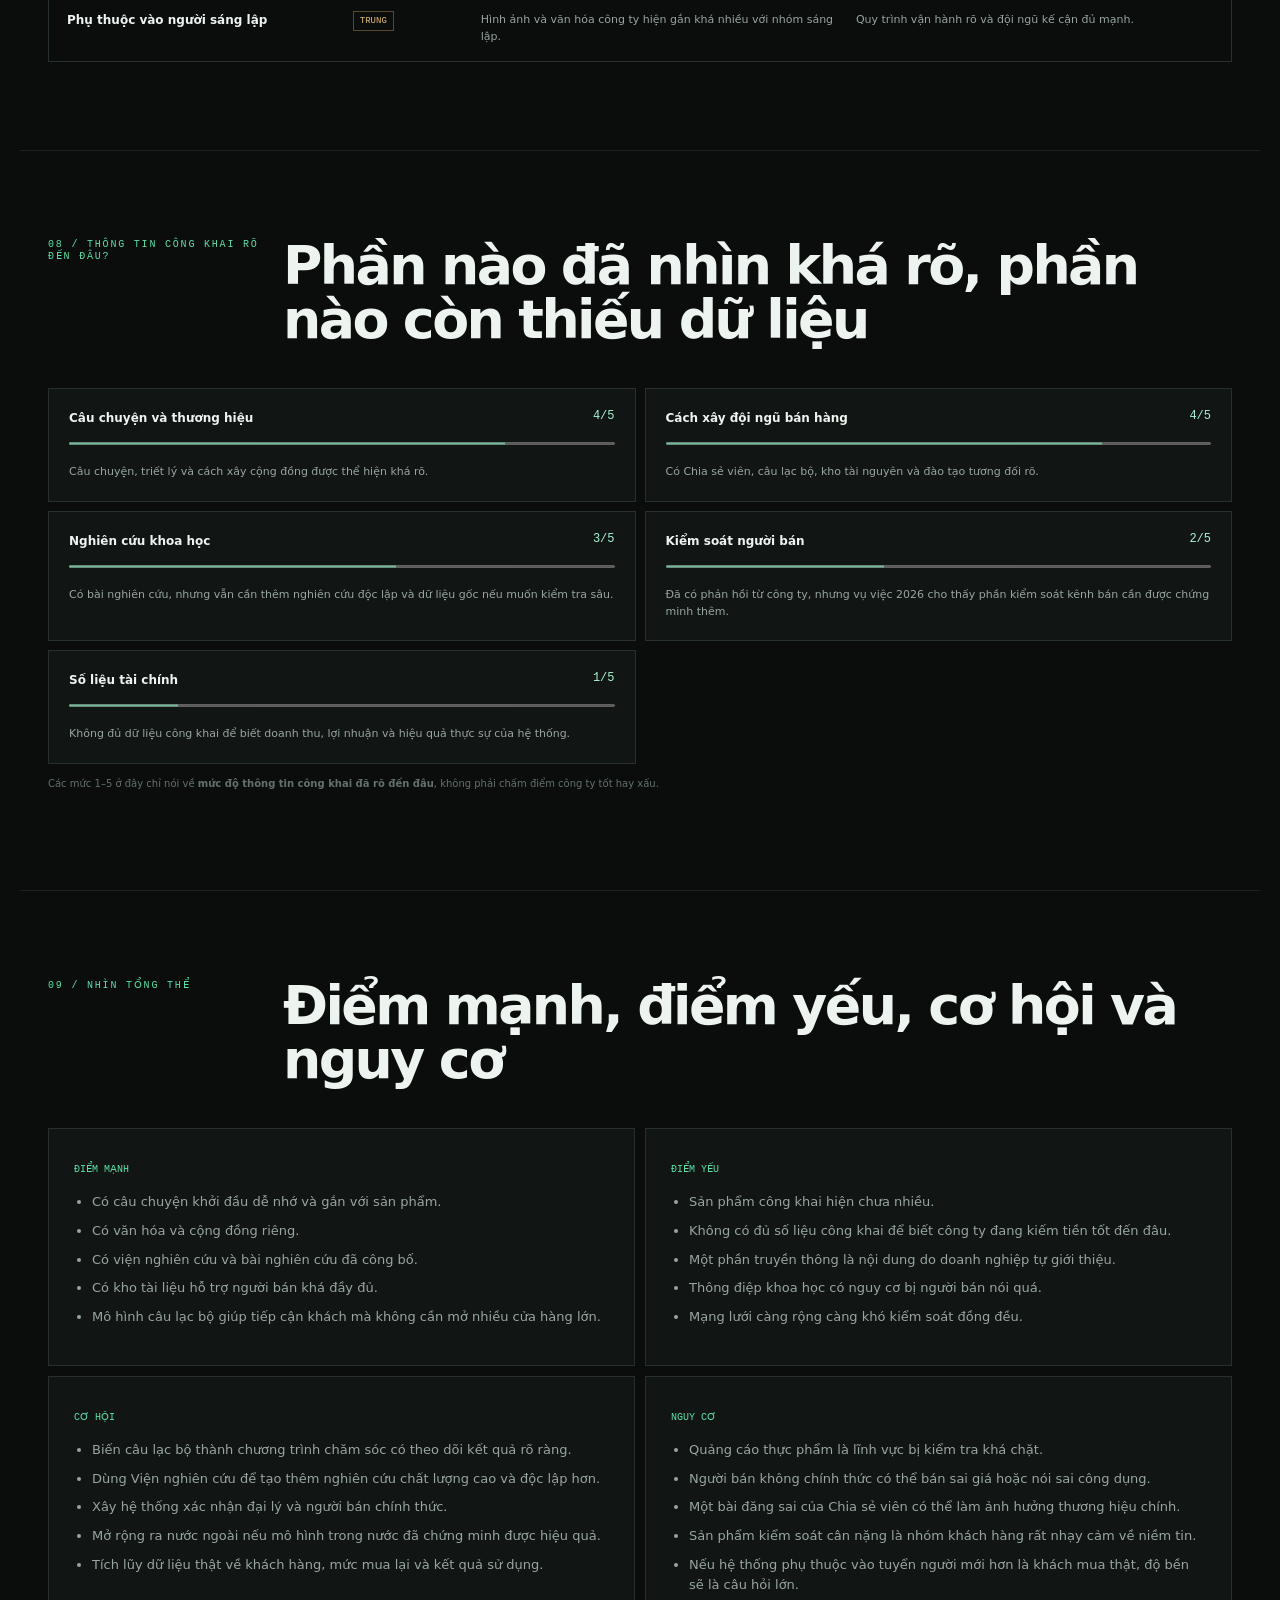
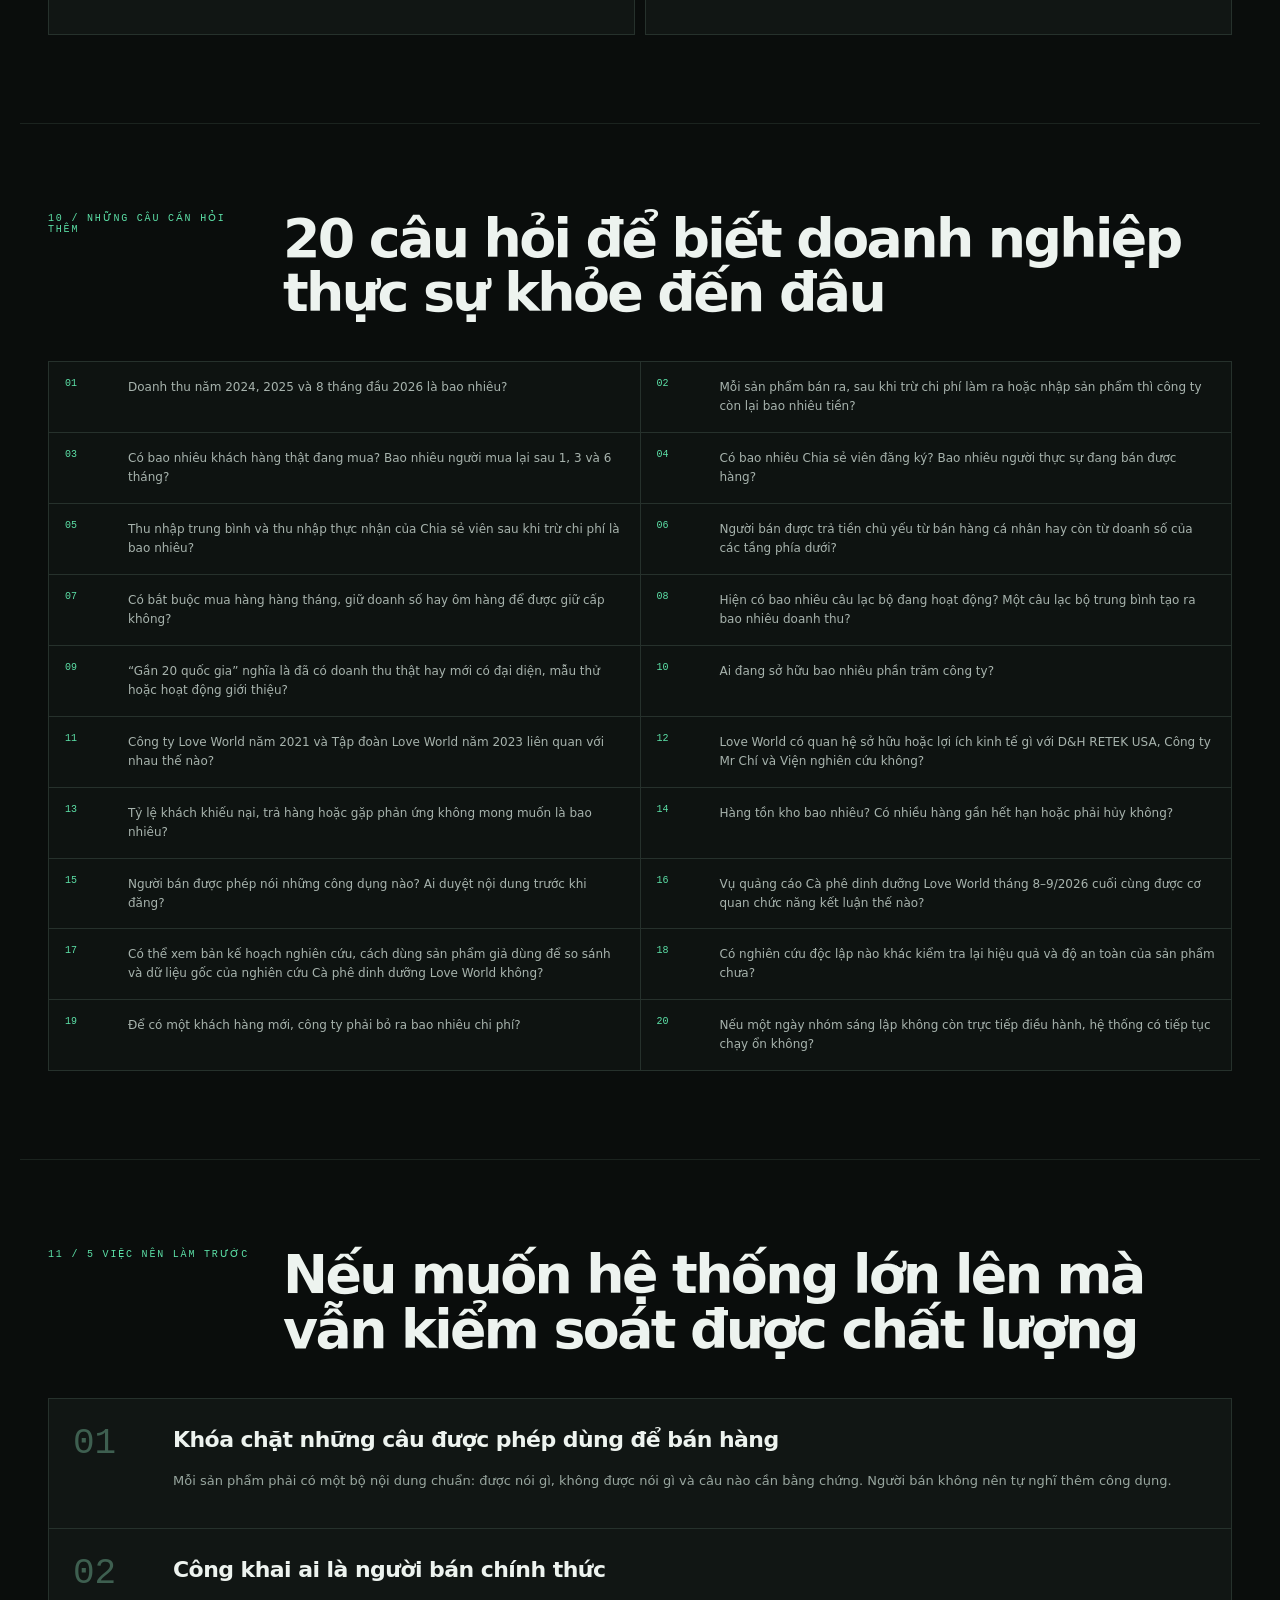
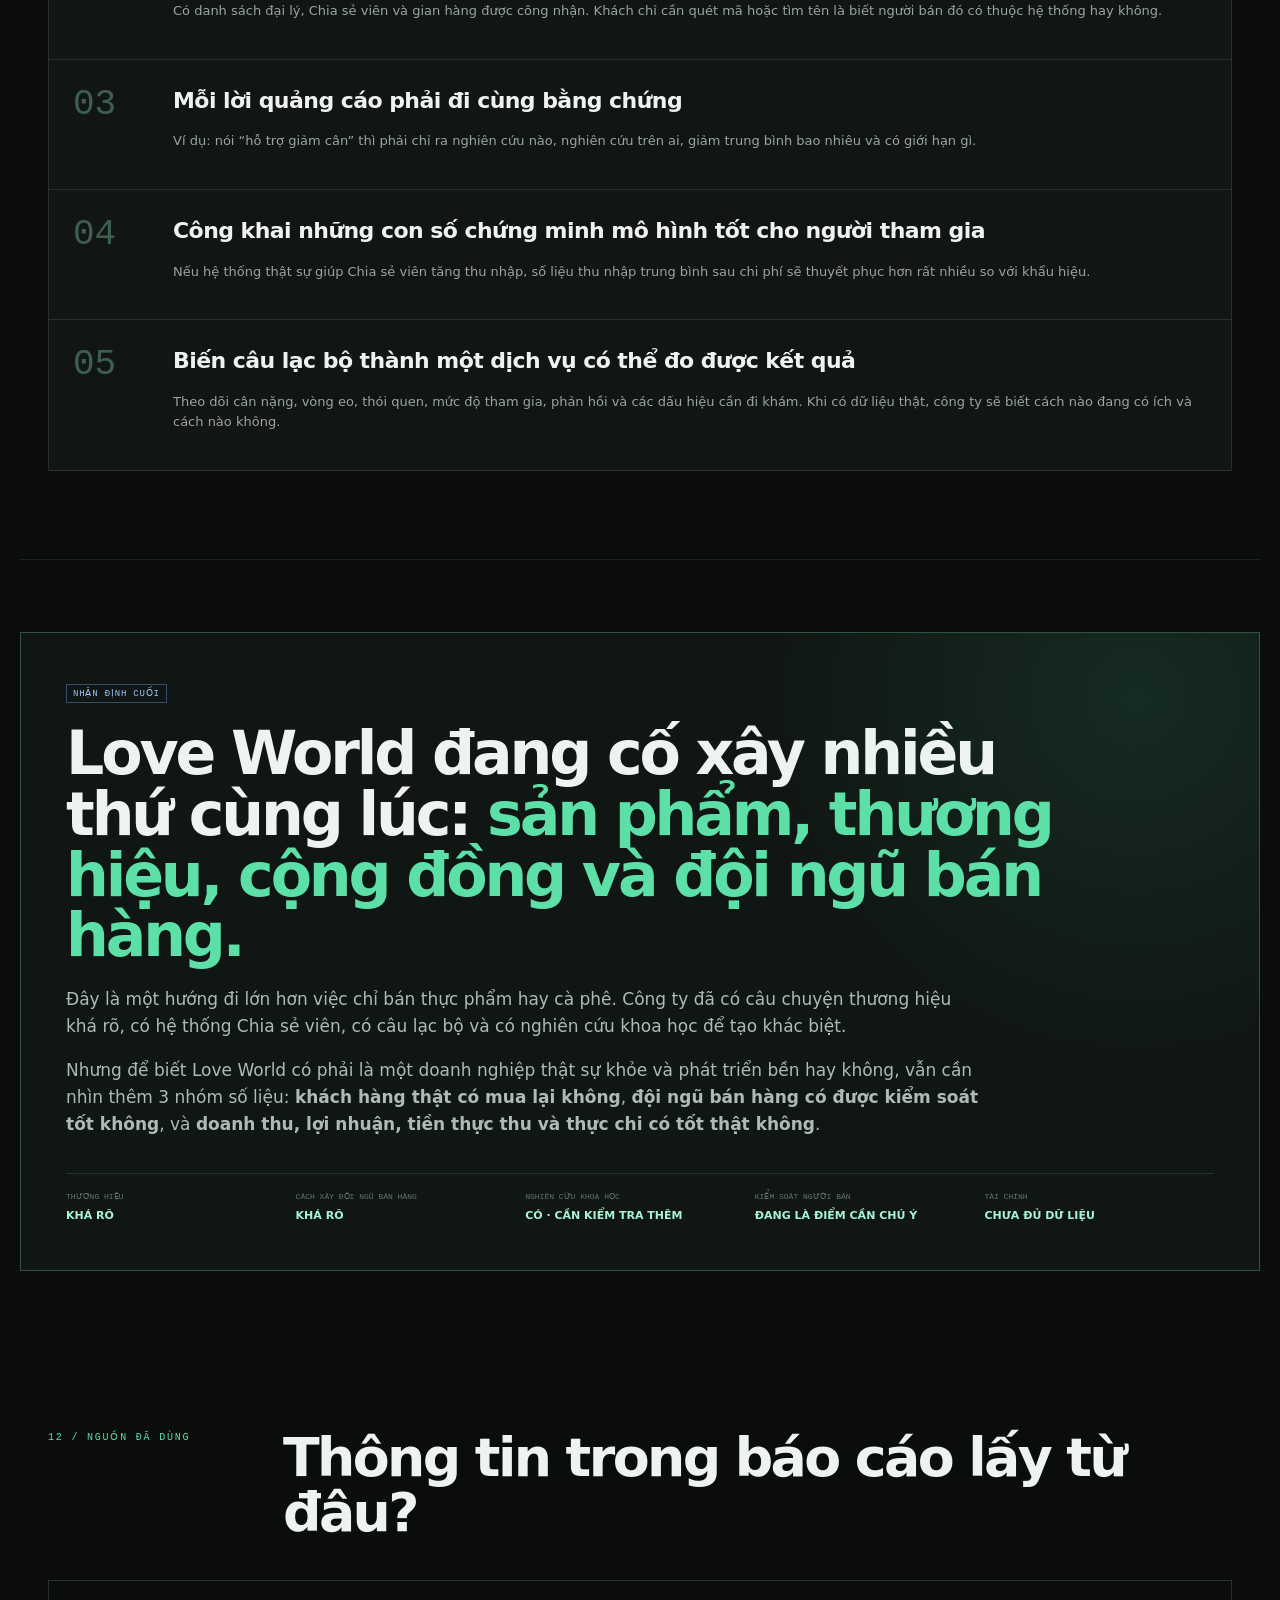
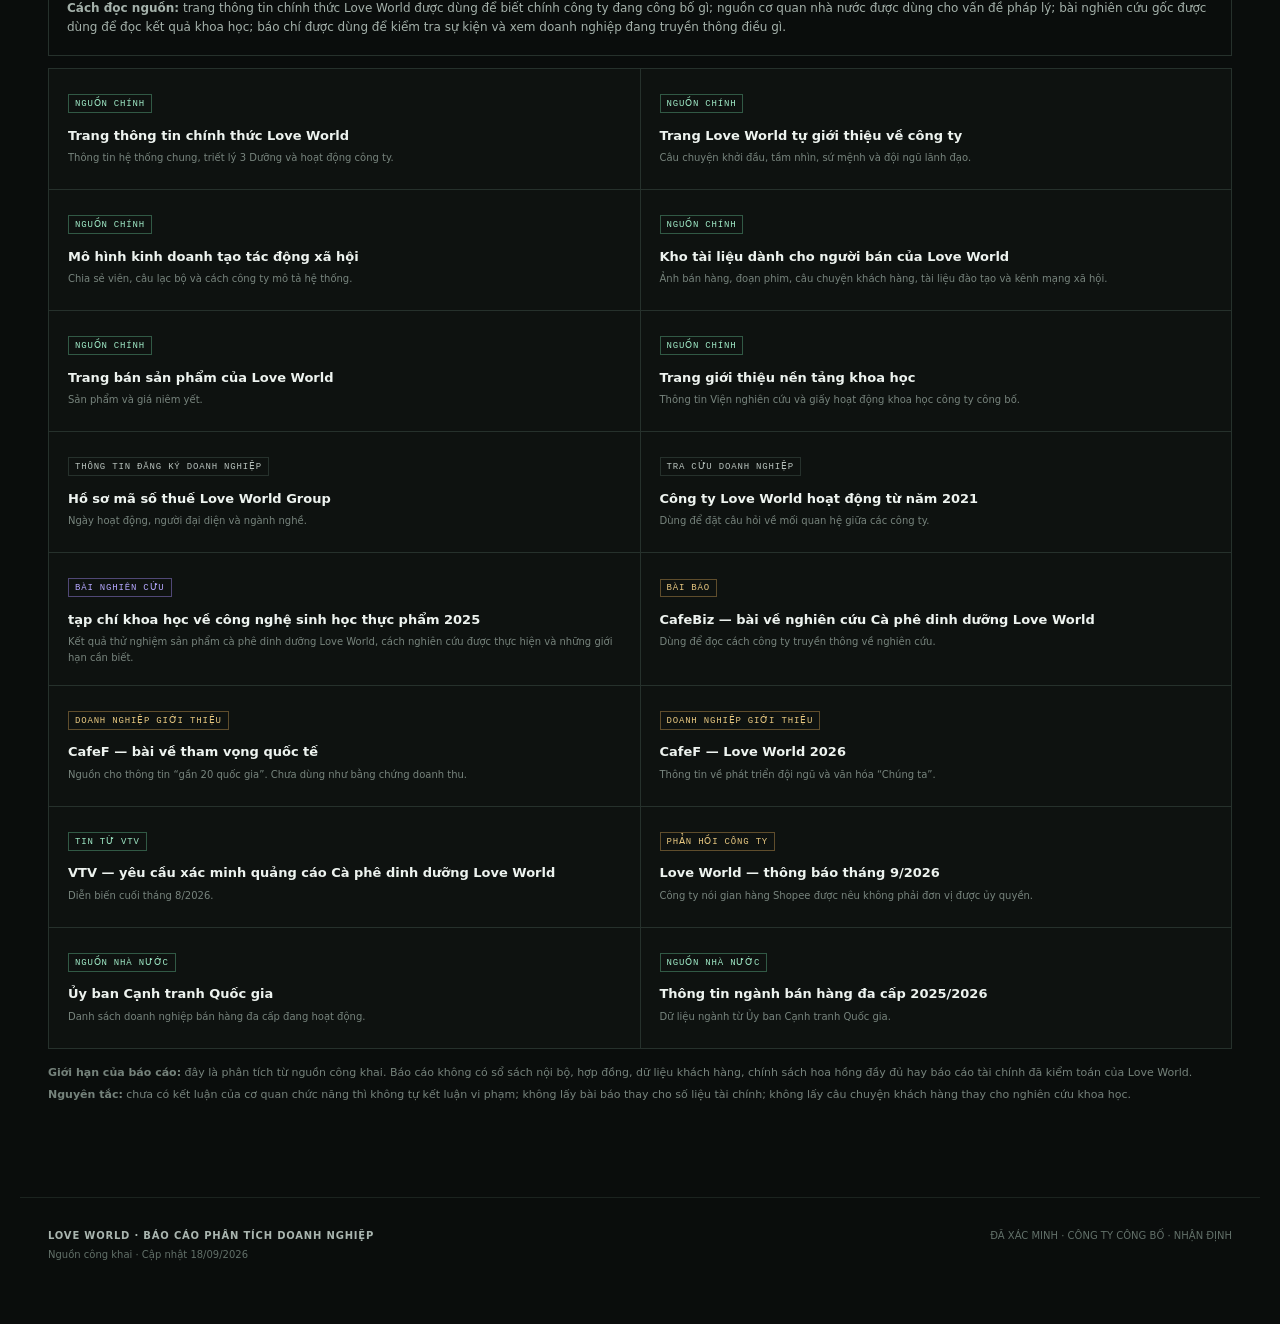
<file: loveworld-business-analysis-2026/index.html>
<!doctype html>
<html lang="vi">
<head>
  <meta charset="utf-8">
  <meta name="viewport" content="width=device-width,initial-scale=1">
  <title>Phân tích doanh nghiệp Love World 2026</title>
  <meta name="description" content="Báo cáo phân tích Love World bằng ngôn ngữ dễ hiểu: công ty là ai, bán gì, kiếm tiền thế nào, xây đội ngũ ra sao, điểm mạnh, rủi ro và những điều cần kiểm tra thêm.">
  <meta property="og:title" content="Phân tích doanh nghiệp Love World 2026">
  <meta property="og:description" content="Báo cáo từ nguồn công khai · Cập nhật 18/09/2026">
  <link rel="stylesheet" href="styles.css">
</head>
<body>
<div class="progress" id="progress"></div>

<header class="topbar">
  <a class="brand" href="#top"><span class="brandmark">LW</span><span>BÁO CÁO LOVE WORLD</span></a>
  <nav>
    <a href="#snapshot">Tóm tắt</a>
    <a href="#model">Cách làm kinh doanh</a>
    <a href="#science">Nghiên cứu</a>
    <a href="#governance">Kiểm soát bán hàng</a>
    <a href="#risks">Rủi ro</a>
    <a href="#diligence">Cần hỏi thêm</a>
  </nav>
  <span class="stamp">CẬP NHẬT · 18.09.2026</span>
</header>

<main id="top">

<section class="hero">
  <div class="eyebrow">LOVE WORLD · BÁO CÁO TỪ CÁC NGUỒN CÔNG KHAI</div>
  <h1>Love World không chỉ bán sản phẩm.<br><em>Họ đang xây cả một hệ thống bán hàng bằng cộng đồng.</em></h1>
  <p class="lead">
    Qua những gì công ty công khai, có thể thấy Love World đang ghép 4 thứ lại với nhau:
    <b>sản phẩm sức khỏe</b>, <b>nghiên cứu khoa học</b>, <b>đội ngũ Chia sẻ viên</b> và
    <b>các câu lạc bộ chăm sóc sức khỏe</b>.
    Nếu làm tốt, đây có thể là cách giúp công ty mở rộng rất nhanh.
    Nhưng càng nhiều người cùng bán hàng thì càng khó kiểm soát cách tư vấn, nội dung quảng cáo và giá bán.
  </p>

  <div class="hero-actions">
    <a class="btn primary" href="#thesis">Đọc kết luận trước</a>
    <a class="btn" href="#sources">Xem nguồn</a>
  </div>

  <div class="legend">
    <span><i class="dot direct"></i><b>ĐÃ XÁC MINH</b> có nguồn rõ ràng</span>
    <span><i class="dot claim"></i><b>CÔNG TY CÔNG BỐ</b> chưa có nguồn độc lập kiểm chứng đầy đủ</span>
    <span><i class="dot synth"></i><b>NHẬN ĐỊNH</b> phần phân tích của báo cáo</span>
  </div>
</section>

<section class="exec" id="thesis">
  <div class="exec-kicker">KẾT LUẬN NHANH</div>
  <div class="exec-grid">
    <article class="exec-main">
      <h2>Điểm đáng chú ý nhất của Love World không nằm ở riêng sản phẩm.<br><span>Nó nằm ở cách công ty xây người bán và cộng đồng.</span></h2>
      <p>
        Cách làm hiện ra khá rõ:
        có nghiên cứu để tăng niềm tin →
        có sản phẩm để khách dùng →
        Chia sẻ viên kể lại câu chuyện và tư vấn →
        câu lạc bộ tạo môi trường sinh hoạt thường xuyên →
        khách quay lại, giới thiệu người mới và có thể trở thành người bán.
      </p>
      <p>
        Đây là một vòng lặp có thể giúp công ty phát triển nhanh.
        Nhưng nếu khâu kiểm soát yếu, chính hệ thống này cũng có thể làm lan nhanh
        những lời quảng cáo quá mức, sai giá hoặc tư vấn sai.
      </p>
    </article>

    <article class="exec-side">
      <span class="label">5 điều sếp nên nhìn đầu tiên</span>
      <ul>
        <li><b>Thương hiệu:</b> có câu chuyện, triết lý “3 Dưỡng” và văn hóa riêng khá rõ.</li>
        <li><b>Cách bán hàng:</b> không chỉ bán trên trang thông tin chính thức; trọng tâm lớn nằm ở Chia sẻ viên và cộng đồng.</li>
        <li><b>Nghiên cứu:</b> có nghiên cứu thật được công bố năm 2025, nhưng kết quả không lớn như nhiều người có thể tưởng.</li>
        <li><b>Kiểm soát người bán:</b> vụ Cà phê dinh dưỡng Love World trên sàn thương mại điện tử cho thấy đây là điểm phải đặc biệt chú ý.</li>
        <li><b>Điểm còn thiếu:</b> chưa có số liệu công khai đủ rõ về doanh thu, lợi nhuận, số người bán thực sự hoạt động và mức thu nhập của họ.</li>
      </ul>
    </article>
  </div>
</section>

<section class="numbers" id="snapshot">
  <article>
    <span class="pill direct">ĐÃ XÁC MINH</span>
    <b>0110559633</b>
    <p>Mã số thuế Công ty Cổ phần Tập đoàn Love World. Hoạt động từ 04/12/2023.</p>
  </article>
  <article>
    <span class="pill direct">ĐÃ XÁC MINH</span>
    <b>4 sản phẩm</b>
    <p>Đang hiển thị trên cửa hàng chính thức khi kiểm tra.</p>
  </article>
  <article>
    <span class="pill direct">ĐÃ XÁC MINH</span>
    <b>495.000đ</b>
    <p>Giá niêm yết Cà phê dinh dưỡng Love World, hộp 15 gói. Khoảng 33.000đ/gói.</p>
  </article>
  <article>
    <span class="pill direct">ĐÃ XÁC MINH</span>
    <b>127 người</b>
    <p>Hoàn tất thử nghiệm 6 tháng trong bài nghiên cứu công bố năm 2025.</p>
  </article>
  <article>
    <span class="pill claim">CÔNG TY CÔNG BỐ</span>
    <b>Gần 20</b>
    <p>Quốc gia được nhắc tới trong bài giới thiệu doanh nghiệp. Chưa có số bán hàng từng nước để kiểm tra.</p>
  </article>
</section>

<section class="truth">
  <div>ĐIỀU PHẢI NÓI RÕ</div>
  <p>
    <b>Hiện chưa có đủ số liệu công khai để biết Love World đang lớn đến đâu về mặt kinh doanh.</b>
    Nhiều bài báo, nhiều sự kiện hay xuất hiện ở nhiều nước không có nghĩa là doanh thu và lợi nhuận lớn.
    Muốn biết sức khỏe doanh nghiệp thật sự, vẫn cần xem báo cáo tài chính, tiền thực thu và thực chi, số khách mua thật và số người bán đang hoạt động.
  </p>
</section>

<section class="section">
  <div class="section-head">
    <span>01 / CÔNG TY LÀ AI?</span>
    <h2>Công ty, lãnh đạo và các đơn vị liên quan</h2>
  </div>

  <div class="corp-grid">
    <article class="profile-card">
      <span class="pill direct">ĐÃ XÁC MINH</span>
      <h3>Công ty Cổ phần Tập đoàn Love World</h3>
      <dl>
        <div><dt>Mã số thuế</dt><dd>0110559633</dd></div>
        <div><dt>Hoạt động từ</dt><dd>04/12/2023</dd></div>
        <div><dt>Đại diện pháp luật</dt><dd>Trương Sơn Hà</dd></div>
        <div><dt>Ngành chính</dt><dd>Bán buôn thực phẩm</dd></div>
        <div><dt>Địa chỉ trang thông tin chính thức ghi</dt><dd>Tầng 17, Tòa ADI, Vạn Phúc, Hà Đông, Hà Nội</dd></div>
      </dl>
      <a class="source-link" target="_blank" href="https://masothue.com/0110559633-cong-ty-co-phan-tap-doan-love-world">Xem nguồn ↗</a>
    </article>

    <article class="profile-card">
      <span class="pill direct">ĐÃ XÁC MINH</span>
      <h3>Viện nghiên cứu — phần nghiên cứu khoa học</h3>
      <p>
        Love World giới thiệu Viện Nghiên cứu và Ứng dụng Khoa học Công nghệ Châu Á
        là đơn vị hỗ trợ phần nghiên cứu và khoa học cho hệ thống chung.
        Trang thông tin chính thức Love World nêu giấy chứng nhận hoạt động khoa học và công nghệ số 572/ĐK-KHCN.
      </p>
      <p>
        Nguồn tra cứu mã số thuế ghi Viện nghiên cứu hoạt động từ 18/09/2024,
        đại diện là ông Nguyễn Hữu Cường.
      </p>
      <a class="source-link" target="_blank" href="https://thegioiyeuthuong.vn/nen-tang-san-pham-hang-dau-the-gioi-den-tu-viet-nam/">Xem thông tin Love World công bố ↗</a>
      <a class="source-link" target="_blank" href="https://masothue.com/0318674603-vien-nghien-cuu-va-ung-dung-khoa-hoc-cong-nghe-chau-a">Xem thông tin đăng ký ↗</a>
    </article>

    <article class="profile-card warning">
      <span class="pill synth">CẦN KIỂM TRA THÊM</span>
      <h3>Có một công ty Love World hoạt động từ năm 2021</h3>
      <p>
        Có một công ty mang tên <b>Công ty Cổ phần Dược phẩm Quốc tế Love World</b>,
        mã số thuế 0109870379, hoạt động từ 24/12/2021.
      </p>
      <p>
        Các nguồn công khai hiện chưa đủ để nói chắc công ty năm 2021 và Tập đoàn Love World năm 2023
        có quan hệ sở hữu, chuyển giao tài sản hay chuyển giao thương hiệu như thế nào.
      </p>
      <p class="small">
        Nếu cần kiểm tra sâu: phải xem danh sách cổ đông, giấy tờ chuyển giao thương hiệu,
        hợp đồng, tài sản và công nợ giữa hai công ty.
      </p>
      <a class="source-link" target="_blank" href="https://thuvienphapluat.vn/ma-so-thue/cong-ty-co-phan-duoc-pham-quoc-te-love-world-mst-0109870379.html">Xem hồ sơ công ty 2021 ↗</a>
    </article>
  </div>

  <div class="leaders">
    <div class="leaders-copy">
      <span class="label">ĐỘI NGŨ ĐƯỢC CÔNG TY CÔNG BỐ</span>
      <h3>Ban lãnh đạo có phân công khá rõ</h3>
      <p>
        Trang thông tin chính thức công ty cho thấy mỗi người phụ trách một mảng:
        điều hành, nghiên cứu, phát triển thị trường, hỗ trợ kinh doanh,
        vận hành, truyền thông và thương hiệu.
      </p>
    </div>
    <div class="leader-list">
      <span>Trương Sơn Hà <small>Nhà sáng lập · Chủ tịch Hội đồng quản trị</small></span>
      <span>Nguyễn Hữu Cường <small>Nhà sáng lập · Tổng giám đốc · Viện trưởng Viện nghiên cứu</small></span>
      <span>Vũ Đức Mạnh <small>Đồng sáng lập · Hỗ trợ kinh doanh</small></span>
      <span>Lương Mạnh Hải <small>Đồng sáng lập · Phát triển thị trường</small></span>
      <span>Bùi Thu <small>Đồng sáng lập · Vận hành</small></span>
      <span>Nguyễn Ngọc Toàn <small>Đồng sáng lập · Truyền thông & thương hiệu</small></span>
      <span>Lê Đức Thọ <small>Đồng sáng lập · Phó Chủ tịch Hội đồng quản trị</small></span>
    </div>
  </div>
</section>

<section class="section" id="model">
  <div class="section-head">
    <span>02 / CÁCH CÔNG TY LÀM KINH DOANH</span>
    <h2>Một vòng lặp gồm sản phẩm, người bán và cộng đồng</h2>
  </div>

  <div class="flywheel">
    <article>
      <b>01</b>
      <h3>Tạo niềm tin bằng khoa học</h3>
      <p>Có viện nghiên cứu, bài nghiên cứu, hội thảo và các tài liệu khoa học.</p>
    </article>
    <article>
      <b>02</b>
      <h3>Dùng sản phẩm làm điểm bắt đầu</h3>
      <p>Sản phẩm cà phê dinh dưỡng Love World là sản phẩm nổi bật nhất. Sau đó mở rộng sang trà và đồ chăm sóc cá nhân.</p>
    </article>
    <article>
      <b>03</b>
      <h3>Đào tạo Chia sẻ viên</h3>
      <p>Người bán được học sản phẩm, cách tư vấn, văn hóa và cách xây đội nhóm.</p>
    </article>
    <article>
      <b>04</b>
      <h3>Tạo câu lạc bộ</h3>
      <p>Các câu lạc bộ kiểm soát cân nặng và chăm sóc sức khỏe giúp công ty gặp khách thường xuyên hơn.</p>
    </article>
    <article>
      <b>05</b>
      <h3>Dùng câu chuyện để bán hàng</h3>
      <p>Có sẵn hình ảnh, đoạn phim, câu chuyện khách hàng, tài liệu tư vấn và nội dung cho người bán sử dụng.</p>
    </article>
    <article>
      <b>06</b>
      <h3>Khách quay lại và giới thiệu thêm người</h3>
      <p>Nếu khách thấy phù hợp, họ có thể mua tiếp, giới thiệu người khác hoặc tham gia sâu hơn vào hệ thống.</p>
    </article>
  </div>

  <div class="model-note">
    <span class="pill direct">ĐÃ XÁC MINH</span>
    <p>
      Trên trang “Mô hình kinh doanh tạo tác động xã hội”, Love World công khai 3 phần:
      <b>thay đổi lối sống</b>, <b>nhân rộng Chia sẻ viên đạt chuẩn</b> và
      <b>kinh doanh tại nhà qua câu lạc bộ</b>.
      Đây cho thấy cách công ty tổ chức hệ thống bán hàng.
      <b>Chỉ riêng những từ như “đội nhóm” hay “từng tầng” chưa đủ để kết luận đây là bán hàng đa cấp.</b>
    </p>
  </div>

  <div class="two-col">
    <article>
      <span class="label">ĐIỂM MẠNH</span>
      <h3>Người bán không chỉ bán hàng, họ được đưa vào một cộng đồng</h3>
      <p>
        “3 Dưỡng”, “Chúng ta”, Chia sẻ viên, câu lạc bộ và hệ thống đào tạo tạo ra một ngôn ngữ chung.
        Điều này giúp người tham gia cảm thấy mình đang thuộc về một tập thể,
        chứ không chỉ đơn giản là bán một hộp cà phê.
      </p>
    </article>

    <article>
      <span class="label red">ĐIỂM CẦN CẨN TRỌNG</span>
      <h3>Càng nhiều người bán, càng khó kiểm soát</h3>
      <p>
        Khi hàng trăm hoặc hàng nghìn người tự viết bài, quay đoạn phim và tư vấn,
        chỉ cần một số người nói quá công dụng hoặc bán sai giá là thương hiệu chính cũng bị ảnh hưởng.
        Vụ Cà phê dinh dưỡng Love World trên sàn thương mại điện tử năm 2026 cho thấy rủi ro này là có thật.
      </p>
    </article>
  </div>
</section>

<section class="section products">
  <div class="section-head">
    <span>03 / SẢN PHẨM</span>
    <h2>Danh mục đang bán công khai chưa nhiều, Cà phê dinh dưỡng Love World là sản phẩm nổi bật nhất</h2>
  </div>

  <div class="product-grid">
    <article class="hero-product">
      <span class="pill direct">ĐÃ XÁC MINH</span>
      <h3>Cà phê dinh dưỡng Love World</h3>
      <p class="small">Tên in trên sản phẩm: Nutrition Coffee Love World.</p>
      <b class="price">495.000đ</b>
      <p>
        Hộp 15 gói × 18g, tương đương khoảng 33.000đ/gói.
        Thành phần được công bố gồm cà phê hòa tan và nhiều nguyên liệu/thảo dược như
        lá sen lên men, dây thìa canh lên men, đông trùng hạ thảo, tam thất, nhân sâm đỏ…
      </p>
      <div class="supply">
        <span>Đơn vị phân phối độc quyền<em>Công ty Cổ phần Tập đoàn Love World</em></span>
        <span>Đơn vị được ghi là chịu trách nhiệm về chất lượng<em>D&amp;H RETEK USA</em></span>
        <span>Nơi sản xuất được công bố<em>Công ty TNHH Công Nghệ Mr Chí</em></span>
      </div>
    </article>

    <article>
      <h3>Trà thảo mộc Love World</h3><p class="small">Tên in trên sản phẩm: Healing Tea.</p>
      <b class="price">399.000đ</b>
      <p>15 gói × 18g. Khoảng 26.600đ/gói.</p>
    </article>

    <article>
      <h3>Dầu gội tinh chất bưởi</h3>
      <b class="price">499.000đ</b>
      <p>Mở rộng sang nhóm chăm sóc cá nhân.</p>
    </article>

    <article>
      <h3>Kem đánh răng hương thảo</h3>
      <b class="price">159.000đ</b>
      <p>Sản phẩm có giá thấp nhất trong cửa hàng khi kiểm tra.</p>
    </article>
  </div>

  <div class="insight-row">
    <div><span class="num">4</span><p>Sản phẩm đang hiển thị công khai trên cửa hàng.</p></div>
    <div><span class="num">1</span><p>Sản phẩm cà phê dinh dưỡng Love World đang được nói tới nhiều nhất về mặt khoa học và truyền thông.</p></div>
    <div><span class="num">3</span><p>Ba đơn vị xuất hiện trong chuỗi của Cà phê dinh dưỡng Love World: phân phối, chịu trách nhiệm chất lượng và sản xuất.</p></div>
  </div>

  <p class="caption">Nguồn: cửa hàng và trang sản phẩm chính thức Love World, kiểm tra ngày 18/09/2026. Giá có thể thay đổi.</p>
</section>

<section class="section" id="science">
  <div class="section-head">
    <span>04 / NGHIÊN CỨU KHOA HỌC</span>
    <h2>Có nghiên cứu thật, nhưng kết quả cần được đọc đúng mức</h2>
  </div>

  <div class="evidence-ladder">
    <article>
      <span>BƯỚC 1</span>
      <h3>Có đơn vị nghiên cứu</h3>
      <p>Love World giới thiệu Viện nghiên cứu là đơn vị khoa học và công nghệ có giấy chứng nhận hoạt động.</p>
    </article>

    <article>
      <span>BƯỚC 2</span>
      <h3>Có bài nghiên cứu đã công bố</h3>
      <p>Năm 2025 có bài nghiên cứu về Cà phê dinh dưỡng Love World được đăng trên tạp chí tạp chí khoa học về công nghệ sinh học thực phẩm.</p>
    </article>

    <article>
      <span>BƯỚC 3</span>
      <h3>Có kết quả giảm cân</h3>
      <p>Nhóm dùng sản phẩm hoàn tất nghiên cứu giảm trung bình khoảng 1,4 kg sau 6 tháng, từ 67,5 kg xuống 66,1 kg.</p>
    </article>

    <article class="limit">
      <span>GIỚI HẠN</span>
      <h3>Mức giảm không lớn</h3>
      <p>
        Mức giảm khoảng 2% trọng lượng cơ thể.
        Chính bài nghiên cứu cũng xem đây là mức giảm khiêm tốn và thấp hơn mốc 5% thường được dùng để nói tới lợi ích rõ hơn về mặt sức khỏe.
      </p>
    </article>
  </div>

  <div class="science-audit">
    <div>
      <span class="label">ĐIỀU NGHIÊN CỨU CHO THẤY</span>
      <h3>Tốt hơn rất nhiều so với chỉ dùng câu chuyện khách hàng</h3>
      <p>
        Nghiên cứu có chia nhóm, có nhóm so sánh, theo dõi 6 tháng và có được hội đồng đạo đức cho phép thực hiện.
        Vì vậy đây là bằng chứng đáng quan tâm hơn những hình ảnh “trước và sau” hoặc lời kể riêng của từng khách hàng.
      </p>
    </div>

    <div>
      <span class="label red">3 ĐIỂM CẦN KIỂM TRA THÊM</span>
      <h3>Không nên đọc bài nghiên cứu theo hướng chỉ lấy phần có lợi</h3>
      <ol>
        <li>
          <b>Cách làm nghiên cứu được mô tả chưa thật sự khớp:</b>
          phần đầu bài nói người tham gia có dùng một sản phẩm giả để so sánh và không biết mình đang dùng loại nào,
          nhưng nhưng phần mô tả công khai lại chưa cho thấy rõ nhóm dùng để so sánh đã được dùng sản phẩm giả nào.
        </li>
        <li>
          <b>Có một số câu chữ trong bài chưa khớp với bảng số liệu:</b>
          có chỗ viết “tăng” trong khi số liệu thể hiện đang giảm.
          Vì vậy nên xem thêm bản kế hoạch nghiên cứu và dữ liệu gốc nếu cần kiểm tra kỹ sâu.
        </li>
        <li>
          <b>Nghiên cứu được Love World tài trợ:</b>
          điều này không có nghĩa nghiên cứu sai,
          nhưng nếu có thêm nghiên cứu độc lập do đơn vị khác làm lại và cho kết quả tương tự thì độ tin cậy sẽ cao hơn.
        </li>
      </ol>
    </div>
  </div>

  <div class="science-callout">
    <b>Kết luận dễ hiểu:</b>
    Có cơ sở để nói Cà phê dinh dưỡng Love World đã được nghiên cứu.
    Nhưng từ một nghiên cứu có mức giảm trung bình khoảng 1,4 kg
    đến việc quảng cáo rộng rằng sản phẩm có thể giảm cân mạnh hoặc cải thiện nhiều bệnh là hai chuyện khác nhau.
    Mỗi lời quảng cáo nên có bằng chứng phù hợp đi kèm.
  </div>
</section>

<section class="section media">
  <div class="section-head">
    <span>05 / THƯƠNG HIỆU & TRUYỀN THÔNG</span>
    <h2>Love World kể câu chuyện thương hiệu khá tốt</h2>
  </div>

  <div class="media-grid">
    <article>
      <span class="label">CÂU CHUYỆN KHỞI ĐẦU</span>
      <h3>Bắt đầu từ biến cố sức khỏe trong gia đình</h3>
      <p>
        Trang thông tin chính thức kể câu chuyện ông của nhà sáng lập từng bị đột quỵ sau thời gian thừa cân, béo phì.
        Câu chuyện này gắn rất trực tiếp với hướng sản phẩm kiểm soát cân nặng.
      </p>
    </article>

    <article>
      <span class="label">BẢN SẮC</span>
      <h3>“Bản sắc Việt · Khát vọng toàn cầu”</h3>
      <p>
        Công ty không chỉ nói về sản phẩm.
        Họ còn nói nhiều về tinh thần Việt Nam, phụng sự cộng đồng và triết lý “3 Dưỡng”.
        Điều này giúp thương hiệu có câu chuyện lớn hơn việc chỉ bán cà phê hay trà.
      </p>
    </article>

    <article>
      <span class="label">KHO TÀI NGUYÊN CHO NGƯỜI BÁN</span>
      <h3>Có sẵn khá nhiều tài liệu để Chia sẻ viên sử dụng</h3>
      <p>
        Love World có một trang riêng chứa ảnh bán hàng, câu hỏi thường gặp, đoạn phim,
        câu chuyện khách hàng, ảnh kết quả, tài liệu Chia sẻ viên, danh mục sản phẩm
        và đường dẫn tới các kênh mạng xã hội.
      </p>
    </article>

    <article class="warning">
      <span class="label red">ĐIỀU CẦN PHÂN BIỆT</span>
      <h3>Có bài trên báo không đồng nghĩa báo chí đã kiểm chứng toàn bộ</h3>
      <p>
        Một số bài trên CafeF có nhãn <b>“Doanh nghiệp giới thiệu”</b>.
        Vì vậy có thể dùng các bài này để biết công ty đang muốn nói gì về mình,
        nhưng không nên dùng chúng làm bằng chứng độc lập rằng doanh nghiệp đang tăng trưởng tốt hay rất lớn.
      </p>
    </article>
  </div>
</section>

<section class="section" id="governance">
  <div class="section-head">
    <span>06 / KIỂM SOÁT BÁN HÀNG</span>
    <h2>Vụ Cà phê dinh dưỡng Love World năm 2026 cho thấy một điểm yếu cần chú ý</h2>
  </div>

  <div class="case">
    <div class="case-date">30.08.2026</div>
    <div class="case-main">
      <span class="pill direct">THÔNG TIN TỪ CƠ QUAN QUẢN LÝ</span>
      <h3>Cục An toàn thực phẩm yêu cầu xác minh nội dung quảng cáo Cà phê dinh dưỡng Love World</h3>
      <p>
        Cơ quan quản lý cho biết phát hiện nội dung trên mạng và sàn thương mại điện tử
        có dấu hiệu dùng từ ngữ khiến người mua có thể hiểu sai về công dụng sản phẩm.
        Sở An toàn thực phẩm TP.HCM được yêu cầu kiểm tra hồ sơ và xử lý nếu phát hiện vi phạm.
      </p>
      <p class="small">
        Đây là <b>yêu cầu kiểm tra</b>, chưa phải kết luận cuối cùng rằng Love World đã vi phạm.
      </p>
    </div>
  </div>

  <div class="case">
    <div class="case-date">15.09.2026</div>
    <div class="case-main">
      <span class="pill claim">PHẢN HỒI CỦA LOVE WORLD</span>
      <h3>Công ty nói gian hàng Shopee được nhắc tới không phải đại lý được ủy quyền</h3>
      <p>
        Love World thông báo họ không có gian hàng chính thức và không chủ trương phân phối Cà phê dinh dưỡng Love World trên Shopee.
        Công ty cũng nói các nội dung, giá bán và thông tin từ gian hàng này không phải thông tin chính thức của công ty.
      </p>
    </div>
  </div>

  <div class="case unresolved">
    <div class="case-date">18.09.2026</div>
    <div class="case-main">
      <span class="pill unknown">CHƯA CÓ KẾT LUẬN CUỐI</span>
      <h3>Chưa tìm thấy kết luận xử lý cuối cùng được công bố công khai</h3>
      <p>
        Vì vậy báo cáo không nói Love World “đã vi phạm”
        và cũng không nói công ty “đã được xác nhận không vi phạm”.
        Trạng thái hiện tại vẫn là <b>đang chờ thông tin cuối cùng</b>.
      </p>
    </div>
  </div>

  <div class="governance-thesis">
    <h3>Vấn đề lớn hơn không phải chỉ là “ai đăng sai một bài”.</h3>
    <p>
      Nếu công ty phát triển bằng rất nhiều Chia sẻ viên và đại lý,
      cần có một bộ quy định chung thật rõ:
      được nói gì, không được nói gì, giá nào được dùng,
      tài khoản nào là chính thức, nội dung nào phải duyệt trước,
      ai chịu trách nhiệm kiểm tra và xử lý thế nào khi có người bán sai.
    </p>
    <p>
      Nếu không làm chặt phần này,
      tốc độ mở rộng đội ngũ có thể nhanh hơn khả năng kiểm soát của công ty.
    </p>
  </div>

  <div class="mlm-box">
    <div>
      <span class="pill direct">ĐÃ XÁC MINH</span>
      <h3>Không thấy Love World trong danh sách 15 doanh nghiệp bán hàng đa cấp đang hoạt động do Ủy ban Cạnh tranh Quốc gia công bố</h3>
    </div>
    <p>
      Nhưng điều này <b>không có nghĩa có thể kết luận Love World đang làm đa cấp trái phép</b>.
      Muốn biết chính xác, phải xem cách công ty trả tiền cho người bán.
    </p>
    <p>
      Điểm quan trọng nhất cần kiểm tra là:
      người tham gia kiếm tiền chủ yếu từ <b>bán sản phẩm cho khách thật</b>
      hay còn được hưởng tiền dựa trên <b>doanh số của nhiều tầng người phía dưới</b>.
    </p>
    <p class="small">
      Cần xem thêm: chính sách hoa hồng, điều kiện lên cấp, có bắt mua hàng để giữ cấp hay không,
      cách hoàn hàng và tiền được chia từ đâu.
    </p>
  </div>
</section>

<section class="section" id="risks">
  <div class="section-head">
    <span>07 / NHỮNG RỦI RO ĐÁNG CHÚ Ý</span>
    <h2>Điểm dễ gặp vấn đề nhất là: mở rộng nhanh nhưng kiểm soát không theo kịp</h2>
  </div>

  <div class="risk-table">
    <div class="rt-head">
      <span>Vấn đề</span>
      <span>Mức chú ý</span>
      <span>Vì sao phải để ý</span>
      <span>Cần có gì để yên tâm hơn</span>
    </div>

    <div class="rt-row">
      <b>Nội dung quảng cáo</b>
      <span class="risk high">CAO</span>
      <p>Đã có vụ việc bị yêu cầu xác minh. Nhiều người cùng tự làm nội dung sẽ khó kiểm soát.</p>
      <p>Một bộ câu chữ chuẩn, quy trình duyệt bài và hệ thống theo dõi người bán.</p>
    </div>

    <div class="rt-row">
      <b>Kiểm soát nơi bán hàng</b>
      <span class="risk high">CAO</span>
      <p>Công ty nói gian hàng Shopee được nêu không phải đơn vị được ủy quyền.</p>
      <p>Danh sách người bán chính thức, mã xác thực sản phẩm và quy trình gỡ gian hàng sai.</p>
    </div>

    <div class="rt-row">
      <b>Phụ thuộc vào Cà phê dinh dưỡng Love World</b>
      <span class="risk medhi">TRUNG–CAO</span>
      <p>Đây là sản phẩm đang được nói tới nhiều nhất cả về khoa học lẫn vụ việc quảng cáo.</p>
      <p>Cần biết doanh thu từng sản phẩm và khách có mua lại hay không.</p>
    </div>

    <div class="rt-row">
      <b>Độ độc lập của nghiên cứu</b>
      <span class="risk med">TRUNG</span>
      <p>Có nghiên cứu công bố, nhưng nghiên cứu được Love World tài trợ.</p>
      <p>Có thêm nghiên cứu độc lập do bên khác thực hiện và cho kết quả tương tự.</p>
    </div>

    <div class="rt-row">
      <b>Cách trả thưởng cho hệ thống</b>
      <span class="risk medhi">TRUNG–CAO</span>
      <p>Trang thông tin chính thức có nhắc đội nhóm và nhiều tầng, nhưng chưa có chính sách hoa hồng công khai để phân tích đầy đủ.</p>
      <p>Xem chính sách trả thưởng và nguồn tiền thật sự của hệ thống.</p>
    </div>

    <div class="rt-row">
      <b>Sức khỏe tài chính</b>
      <span class="risk unknown">CHƯA BIẾT</span>
      <p>Không có đủ báo cáo tài chính công khai để biết doanh thu, lợi nhuận, tiền thực thu và tiền thực chi.</p>
      <p>Báo cáo tài chính, số thuế đã kê khai, hàng tồn kho, tiền thực thu và tiền thực chi.</p>
    </div>

    <div class="rt-row">
      <b>Phụ thuộc vào người sáng lập</b>
      <span class="risk med">TRUNG</span>
      <p>Hình ảnh và văn hóa công ty hiện gắn khá nhiều với nhóm sáng lập.</p>
      <p>Quy trình vận hành rõ và đội ngũ kế cận đủ mạnh.</p>
    </div>
  </div>
</section>

<section class="section scorecard">
  <div class="section-head">
    <span>08 / THÔNG TIN CÔNG KHAI RÕ ĐẾN ĐÂU?</span>
    <h2>Phần nào đã nhìn khá rõ, phần nào còn thiếu dữ liệu</h2>
  </div>

  <div class="scores">
    <article>
      <div><b>Câu chuyện và thương hiệu</b><span>4/5</span></div>
      <progress max="5" value="4"></progress>
      <p>Câu chuyện, triết lý và cách xây cộng đồng được thể hiện khá rõ.</p>
    </article>

    <article>
      <div><b>Cách xây đội ngũ bán hàng</b><span>4/5</span></div>
      <progress max="5" value="4"></progress>
      <p>Có Chia sẻ viên, câu lạc bộ, kho tài nguyên và đào tạo tương đối rõ.</p>
    </article>

    <article>
      <div><b>Nghiên cứu khoa học</b><span>3/5</span></div>
      <progress max="5" value="3"></progress>
      <p>Có bài nghiên cứu, nhưng vẫn cần thêm nghiên cứu độc lập và dữ liệu gốc nếu muốn kiểm tra sâu.</p>
    </article>

    <article>
      <div><b>Kiểm soát người bán</b><span>2/5</span></div>
      <progress max="5" value="2"></progress>
      <p>Đã có phản hồi từ công ty, nhưng vụ việc 2026 cho thấy phần kiểm soát kênh bán cần được chứng minh thêm.</p>
    </article>

    <article>
      <div><b>Số liệu tài chính</b><span>1/5</span></div>
      <progress max="5" value="1"></progress>
      <p>Không đủ dữ liệu công khai để biết doanh thu, lợi nhuận và hiệu quả thực sự của hệ thống.</p>
    </article>
  </div>

  <p class="caption">
    Các mức 1–5 ở đây chỉ nói về <b>mức độ thông tin công khai đã rõ đến đâu</b>,
    không phải chấm điểm công ty tốt hay xấu.
  </p>
</section>

<section class="section swot">
  <div class="section-head">
    <span>09 / NHÌN TỔNG THỂ</span>
    <h2>Điểm mạnh, điểm yếu, cơ hội và nguy cơ</h2>
  </div>

  <div class="swot-grid">
    <article>
      <span>ĐIỂM MẠNH</span>
      <ul>
        <li>Có câu chuyện khởi đầu dễ nhớ và gắn với sản phẩm.</li>
        <li>Có văn hóa và cộng đồng riêng.</li>
        <li>Có viện nghiên cứu và bài nghiên cứu đã công bố.</li>
        <li>Có kho tài liệu hỗ trợ người bán khá đầy đủ.</li>
        <li>Mô hình câu lạc bộ giúp tiếp cận khách mà không cần mở nhiều cửa hàng lớn.</li>
      </ul>
    </article>

    <article>
      <span>ĐIỂM YẾU</span>
      <ul>
        <li>Sản phẩm công khai hiện chưa nhiều.</li>
        <li>Không có đủ số liệu công khai để biết công ty đang kiếm tiền tốt đến đâu.</li>
        <li>Một phần truyền thông là nội dung do doanh nghiệp tự giới thiệu.</li>
        <li>Thông điệp khoa học có nguy cơ bị người bán nói quá.</li>
        <li>Mạng lưới càng rộng càng khó kiểm soát đồng đều.</li>
      </ul>
    </article>

    <article>
      <span>CƠ HỘI</span>
      <ul>
        <li>Biến câu lạc bộ thành chương trình chăm sóc có theo dõi kết quả rõ ràng.</li>
        <li>Dùng Viện nghiên cứu để tạo thêm nghiên cứu chất lượng cao và độc lập hơn.</li>
        <li>Xây hệ thống xác nhận đại lý và người bán chính thức.</li>
        <li>Mở rộng ra nước ngoài nếu mô hình trong nước đã chứng minh được hiệu quả.</li>
        <li>Tích lũy dữ liệu thật về khách hàng, mức mua lại và kết quả sử dụng.</li>
      </ul>
    </article>

    <article>
      <span>NGUY CƠ</span>
      <ul>
        <li>Quảng cáo thực phẩm là lĩnh vực bị kiểm tra khá chặt.</li>
        <li>Người bán không chính thức có thể bán sai giá hoặc nói sai công dụng.</li>
        <li>Một bài đăng sai của Chia sẻ viên có thể làm ảnh hưởng thương hiệu chính.</li>
        <li>Sản phẩm kiểm soát cân nặng là nhóm khách hàng rất nhạy cảm về niềm tin.</li>
        <li>Nếu hệ thống phụ thuộc vào tuyển người mới hơn là khách mua thật, độ bền sẽ là câu hỏi lớn.</li>
      </ul>
    </article>
  </div>
</section>

<section class="section" id="diligence">
  <div class="section-head">
    <span>10 / NHỮNG CÂU CẦN HỎI THÊM</span>
    <h2>20 câu hỏi để biết doanh nghiệp thực sự khỏe đến đâu</h2>
  </div>

  <div class="questions">
    <article><b>01</b><p>Doanh thu năm 2024, 2025 và 8 tháng đầu 2026 là bao nhiêu?</p></article>
    <article><b>02</b><p>Mỗi sản phẩm bán ra, sau khi trừ chi phí làm ra hoặc nhập sản phẩm thì công ty còn lại bao nhiêu tiền?</p></article>
    <article><b>03</b><p>Có bao nhiêu khách hàng thật đang mua? Bao nhiêu người mua lại sau 1, 3 và 6 tháng?</p></article>
    <article><b>04</b><p>Có bao nhiêu Chia sẻ viên đăng ký? Bao nhiêu người thực sự đang bán được hàng?</p></article>
    <article><b>05</b><p>Thu nhập trung bình và thu nhập thực nhận của Chia sẻ viên sau khi trừ chi phí là bao nhiêu?</p></article>
    <article><b>06</b><p>Người bán được trả tiền chủ yếu từ bán hàng cá nhân hay còn từ doanh số của các tầng phía dưới?</p></article>
    <article><b>07</b><p>Có bắt buộc mua hàng hàng tháng, giữ doanh số hay ôm hàng để được giữ cấp không?</p></article>
    <article><b>08</b><p>Hiện có bao nhiêu câu lạc bộ đang hoạt động? Một câu lạc bộ trung bình tạo ra bao nhiêu doanh thu?</p></article>
    <article><b>09</b><p>“Gần 20 quốc gia” nghĩa là đã có doanh thu thật hay mới có đại diện, mẫu thử hoặc hoạt động giới thiệu?</p></article>
    <article><b>10</b><p>Ai đang sở hữu bao nhiêu phần trăm công ty?</p></article>
    <article><b>11</b><p>Công ty Love World năm 2021 và Tập đoàn Love World năm 2023 liên quan với nhau thế nào?</p></article>
    <article><b>12</b><p>Love World có quan hệ sở hữu hoặc lợi ích kinh tế gì với D&amp;H RETEK USA, Công ty Mr Chí và Viện nghiên cứu không?</p></article>
    <article><b>13</b><p>Tỷ lệ khách khiếu nại, trả hàng hoặc gặp phản ứng không mong muốn là bao nhiêu?</p></article>
    <article><b>14</b><p>Hàng tồn kho bao nhiêu? Có nhiều hàng gần hết hạn hoặc phải hủy không?</p></article>
    <article><b>15</b><p>Người bán được phép nói những công dụng nào? Ai duyệt nội dung trước khi đăng?</p></article>
    <article><b>16</b><p>Vụ quảng cáo Cà phê dinh dưỡng Love World tháng 8–9/2026 cuối cùng được cơ quan chức năng kết luận thế nào?</p></article>
    <article><b>17</b><p>Có thể xem bản kế hoạch nghiên cứu, cách dùng sản phẩm giả dùng để so sánh và dữ liệu gốc của nghiên cứu Cà phê dinh dưỡng Love World không?</p></article>
    <article><b>18</b><p>Có nghiên cứu độc lập nào khác kiểm tra lại hiệu quả và độ an toàn của sản phẩm chưa?</p></article>
    <article><b>19</b><p>Để có một khách hàng mới, công ty phải bỏ ra bao nhiêu chi phí?</p></article>
    <article><b>20</b><p>Nếu một ngày nhóm sáng lập không còn trực tiếp điều hành, hệ thống có tiếp tục chạy ổn không?</p></article>
  </div>
</section>

<section class="section recommendations">
  <div class="section-head">
    <span>11 / 5 VIỆC NÊN LÀM TRƯỚC</span>
    <h2>Nếu muốn hệ thống lớn lên mà vẫn kiểm soát được chất lượng</h2>
  </div>

  <div class="reco-list">
    <article>
      <strong>01</strong>
      <div>
        <h3>Khóa chặt những câu được phép dùng để bán hàng</h3>
        <p>
          Mỗi sản phẩm phải có một bộ nội dung chuẩn:
          được nói gì, không được nói gì và câu nào cần bằng chứng.
          Người bán không nên tự nghĩ thêm công dụng.
        </p>
      </div>
    </article>

    <article>
      <strong>02</strong>
      <div>
        <h3>Công khai ai là người bán chính thức</h3>
        <p>
          Có danh sách đại lý, Chia sẻ viên và gian hàng được công nhận.
          Khách chỉ cần quét mã hoặc tìm tên là biết người bán đó có thuộc hệ thống hay không.
        </p>
      </div>
    </article>

    <article>
      <strong>03</strong>
      <div>
        <h3>Mỗi lời quảng cáo phải đi cùng bằng chứng</h3>
        <p>
          Ví dụ: nói “hỗ trợ giảm cân” thì phải chỉ ra nghiên cứu nào,
          nghiên cứu trên ai, giảm trung bình bao nhiêu và có giới hạn gì.
        </p>
      </div>
    </article>

    <article>
      <strong>04</strong>
      <div>
        <h3>Công khai những con số chứng minh mô hình tốt cho người tham gia</h3>
        <p>
          Nếu hệ thống thật sự giúp Chia sẻ viên tăng thu nhập,
          số liệu thu nhập trung bình sau chi phí sẽ thuyết phục hơn rất nhiều so với khẩu hiệu.
        </p>
      </div>
    </article>

    <article>
      <strong>05</strong>
      <div>
        <h3>Biến câu lạc bộ thành một dịch vụ có thể đo được kết quả</h3>
        <p>
          Theo dõi cân nặng, vòng eo, thói quen, mức độ tham gia, phản hồi và các dấu hiệu cần đi khám.
          Khi có dữ liệu thật, công ty sẽ biết cách nào đang có ích và cách nào không.
        </p>
      </div>
    </article>
  </div>
</section>

<section class="verdict">
  <span class="pill synth">NHẬN ĐỊNH CUỐI</span>
  <h2>Love World đang cố xây nhiều thứ cùng lúc: <em>sản phẩm, thương hiệu, cộng đồng và đội ngũ bán hàng.</em></h2>
  <p>
    Đây là một hướng đi lớn hơn việc chỉ bán thực phẩm hay cà phê.
    Công ty đã có câu chuyện thương hiệu khá rõ,
    có hệ thống Chia sẻ viên, có câu lạc bộ và có nghiên cứu khoa học để tạo khác biệt.
  </p>
  <p>
    Nhưng để biết Love World có phải là một doanh nghiệp thật sự khỏe và phát triển bền hay không,
    vẫn cần nhìn thêm 3 nhóm số liệu:
    <b>khách hàng thật có mua lại không</b>,
    <b>đội ngũ bán hàng có được kiểm soát tốt không</b>,
    và <b>doanh thu, lợi nhuận, tiền thực thu và thực chi có tốt thật không</b>.
  </p>

  <div class="verdict-signals">
    <div><small>THƯƠNG HIỆU</small><b>KHÁ RÕ</b></div>
    <div><small>CÁCH XÂY ĐỘI NGŨ BÁN HÀNG</small><b>KHÁ RÕ</b></div>
    <div><small>NGHIÊN CỨU KHOA HỌC</small><b>CÓ · CẦN KIỂM TRA THÊM</b></div>
    <div><small>KIỂM SOÁT NGƯỜI BÁN</small><b>ĐANG LÀ ĐIỂM CẦN CHÚ Ý</b></div>
    <div><small>TÀI CHÍNH</small><b>CHƯA ĐỦ DỮ LIỆU</b></div>
  </div>
</section>

<section class="section sources" id="sources">
  <div class="section-head">
    <span>12 / NGUỒN ĐÃ DÙNG</span>
    <h2>Thông tin trong báo cáo lấy từ đâu?</h2>
  </div>

  <div class="source-note">
    <b>Cách đọc nguồn:</b>
    trang thông tin chính thức Love World được dùng để biết chính công ty đang công bố gì;
    nguồn cơ quan nhà nước được dùng cho vấn đề pháp lý;
    bài nghiên cứu gốc được dùng để đọc kết quả khoa học;
    báo chí được dùng để kiểm tra sự kiện và xem doanh nghiệp đang truyền thông điều gì.
  </div>

  <div class="source-list">
    <a target="_blank" href="https://thegioiyeuthuong.vn/">
      <span class="pill direct">NGUỒN CHÍNH</span>
      <b>Trang thông tin chính thức Love World</b>
      <em>Thông tin hệ thống chung, triết lý 3 Dưỡng và hoạt động công ty.</em>
    </a>

    <a target="_blank" href="https://thegioiyeuthuong.vn/ve-love-world/">
      <span class="pill direct">NGUỒN CHÍNH</span>
      <b>Trang Love World tự giới thiệu về công ty</b>
      <em>Câu chuyện khởi đầu, tầm nhìn, sứ mệnh và đội ngũ lãnh đạo.</em>
    </a>

    <a target="_blank" href="https://thegioiyeuthuong.vn/mo-hinh-kinh-doanh-tao-tac-dong-xa-hoi/">
      <span class="pill direct">NGUỒN CHÍNH</span>
      <b>Mô hình kinh doanh tạo tác động xã hội</b>
      <em>Chia sẻ viên, câu lạc bộ và cách công ty mô tả hệ thống.</em>
    </a>

    <a target="_blank" href="https://tainguyen.thegioiyeuthuong.vn/">
      <span class="pill direct">NGUỒN CHÍNH</span>
      <b>Kho tài liệu dành cho người bán của Love World</b>
      <em>Ảnh bán hàng, đoạn phim, câu chuyện khách hàng, tài liệu đào tạo và kênh mạng xã hội.</em>
    </a>

    <a target="_blank" href="https://thegioiyeuthuong.vn/cua-hang/">
      <span class="pill direct">NGUỒN CHÍNH</span>
      <b>Trang bán sản phẩm của Love World</b>
      <em>Sản phẩm và giá niêm yết.</em>
    </a>

    <a target="_blank" href="https://thegioiyeuthuong.vn/nen-tang-san-pham-hang-dau-the-gioi-den-tu-viet-nam/">
      <span class="pill direct">NGUỒN CHÍNH</span>
      <b>Trang giới thiệu nền tảng khoa học</b>
      <em>Thông tin Viện nghiên cứu và giấy hoạt động khoa học công ty công bố.</em>
    </a>

    <a target="_blank" href="https://masothue.com/0110559633-cong-ty-co-phan-tap-doan-love-world">
      <span class="pill source">THÔNG TIN ĐĂNG KÝ DOANH NGHIỆP</span>
      <b>Hồ sơ mã số thuế Love World Group</b>
      <em>Ngày hoạt động, người đại diện và ngành nghề.</em>
    </a>

    <a target="_blank" href="https://thuvienphapluat.vn/ma-so-thue/cong-ty-co-phan-duoc-pham-quoc-te-love-world-mst-0109870379.html">
      <span class="pill source">TRA CỨU DOANH NGHIỆP</span>
      <b>Công ty Love World hoạt động từ năm 2021</b>
      <em>Dùng để đặt câu hỏi về mối quan hệ giữa các công ty.</em>
    </a>

    <a target="_blank" href="https://www.researchgate.net/publication/391990350_Optimization_and_Clinical_Assessment_of_Nutritional_Coffee_Incorporating_Fermented_Lotus_Leaves_and_Selected_Herbal_Bioactive_Compounds">
      <span class="pill science">BÀI NGHIÊN CỨU</span>
      <b>tạp chí khoa học về công nghệ sinh học thực phẩm 2025</b>
      <em>Kết quả thử nghiệm sản phẩm cà phê dinh dưỡng Love World, cách nghiên cứu được thực hiện và những giới hạn cần biết.</em>
    </a>

    <a target="_blank" href="https://cafebiz.vn/love-world-cong-bo-de-tai-khoa-hoc-tren-tap-chi-quoc-te-afb-176250612093920739.chn">
      <span class="pill claim">BÀI BÁO</span>
      <b>CafeBiz — bài về nghiên cứu Cà phê dinh dưỡng Love World</b>
      <em>Dùng để đọc cách công ty truyền thông về nghiên cứu.</em>
    </a>

    <a target="_blank" href="https://cafef.vn/love-world-xay-dung-dau-an-doanh-nghiep-ban-sac-dan-toc-khat-vong-toan-cau-188250507114511964.chn">
      <span class="pill claim">DOANH NGHIỆP GIỚI THIỆU</span>
      <b>CafeF — bài về tham vọng quốc tế</b>
      <em>Nguồn cho thông tin “gần 20 quốc gia”. Chưa dùng như bằng chứng doanh thu.</em>
    </a>

    <a target="_blank" href="https://cafef.vn/love-world-2026-phat-trien-doanh-nghiep-va-doi-ngu-phien-ban-chung-ta-188260106202046825.chn">
      <span class="pill claim">DOANH NGHIỆP GIỚI THIỆU</span>
      <b>CafeF — Love World 2026</b>
      <em>Thông tin về phát triển đội ngũ và văn hóa “Chúng ta”.</em>
    </a>

    <a target="_blank" href="https://vtv.vn/xac-minh-xu-ly-vi-pham-quang-cao-san-pham-love-world-nutrition-coffee-100260831162909471.htm">
      <span class="pill direct">TIN TỪ VTV</span>
      <b>VTV — yêu cầu xác minh quảng cáo Cà phê dinh dưỡng Love World</b>
      <em>Diễn biến cuối tháng 8/2026.</em>
    </a>

    <a target="_blank" href="https://thegioiyeuthuong.vn/thong-bao-v-v-cap-nhat-thong-tin-lien-quan-den-noi-dung-dang-ban-san-pham-nutrition-coffee-tren-san-thuong-mai-dien-tu/">
      <span class="pill claim">PHẢN HỒI CÔNG TY</span>
      <b>Love World — thông báo tháng 9/2026</b>
      <em>Công ty nói gian hàng Shopee được nêu không phải đơn vị được ủy quyền.</em>
    </a>

    <a target="_blank" href="https://bhdc.vcc.gov.vn/?page=doanhnghiepdacap">
      <span class="pill direct">NGUỒN NHÀ NƯỚC</span>
      <b>Ủy ban Cạnh tranh Quốc gia</b>
      <em>Danh sách doanh nghiệp bán hàng đa cấp đang hoạt động.</em>
    </a>

    <a target="_blank" href="https://bhdc.vcc.gov.vn/default.aspx?category_id=fc296b89-976b-43d5-9a3d-00bf70b19567&do=detail&id=ebcc9eeb-cf8b-439e-affa-68db573255c5&page=news">
      <span class="pill direct">NGUỒN NHÀ NƯỚC</span>
      <b>Thông tin ngành bán hàng đa cấp 2025/2026</b>
      <em>Dữ liệu ngành từ Ủy ban Cạnh tranh Quốc gia.</em>
    </a>
  </div>

  <div class="method">
    <p>
      <b>Giới hạn của báo cáo:</b>
      đây là phân tích từ nguồn công khai.
      Báo cáo không có sổ sách nội bộ, hợp đồng, dữ liệu khách hàng,
      chính sách hoa hồng đầy đủ hay báo cáo tài chính đã kiểm toán của Love World.
    </p>
    <p>
      <b>Nguyên tắc:</b>
      chưa có kết luận của cơ quan chức năng thì không tự kết luận vi phạm;
      không lấy bài báo thay cho số liệu tài chính;
      không lấy câu chuyện khách hàng thay cho nghiên cứu khoa học.
    </p>
  </div>
</section>

</main>

<footer>
  <div>
    <b>LOVE WORLD · BÁO CÁO PHÂN TÍCH DOANH NGHIỆP</b>
    <span>Nguồn công khai · Cập nhật 18/09/2026</span>
  </div>
  <div>ĐÃ XÁC MINH · CÔNG TY CÔNG BỐ · NHẬN ĐỊNH</div>
</footer>

<script src="app.js"></script>
</body>
</html>
</file>
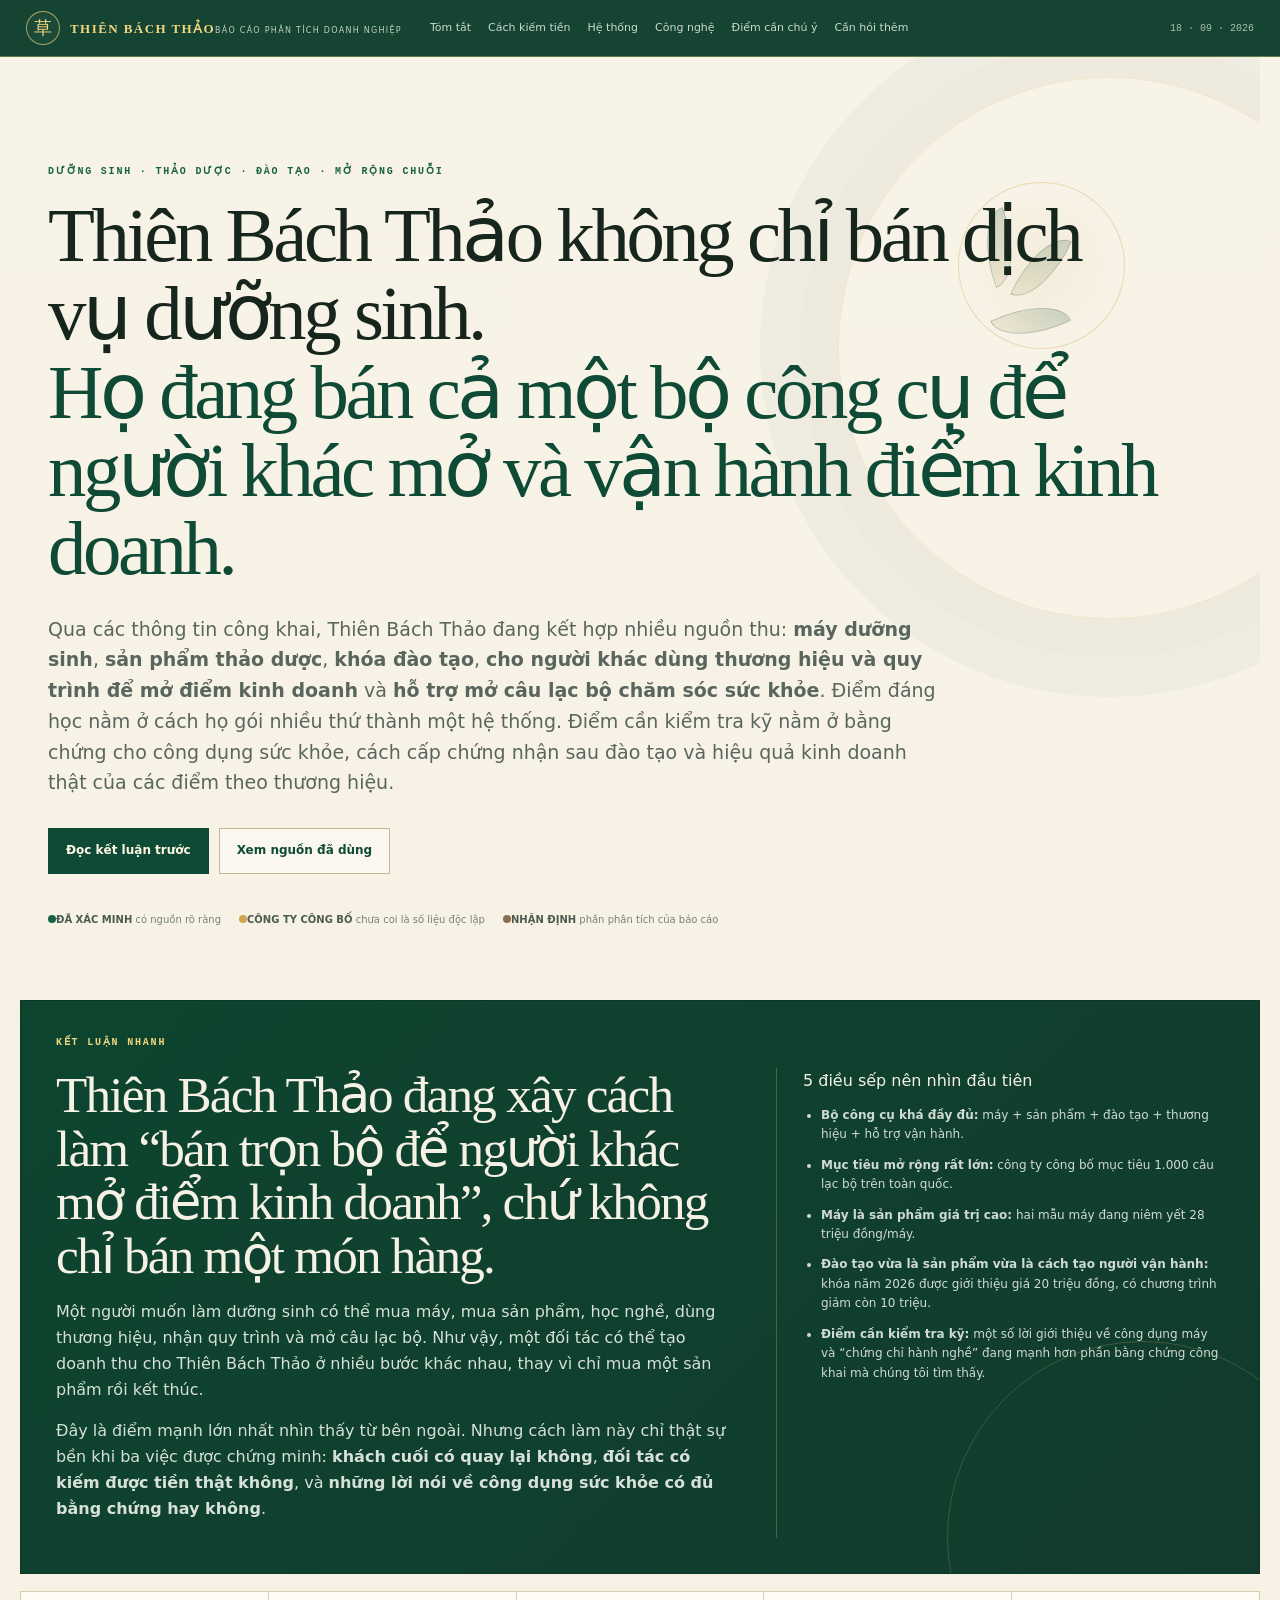
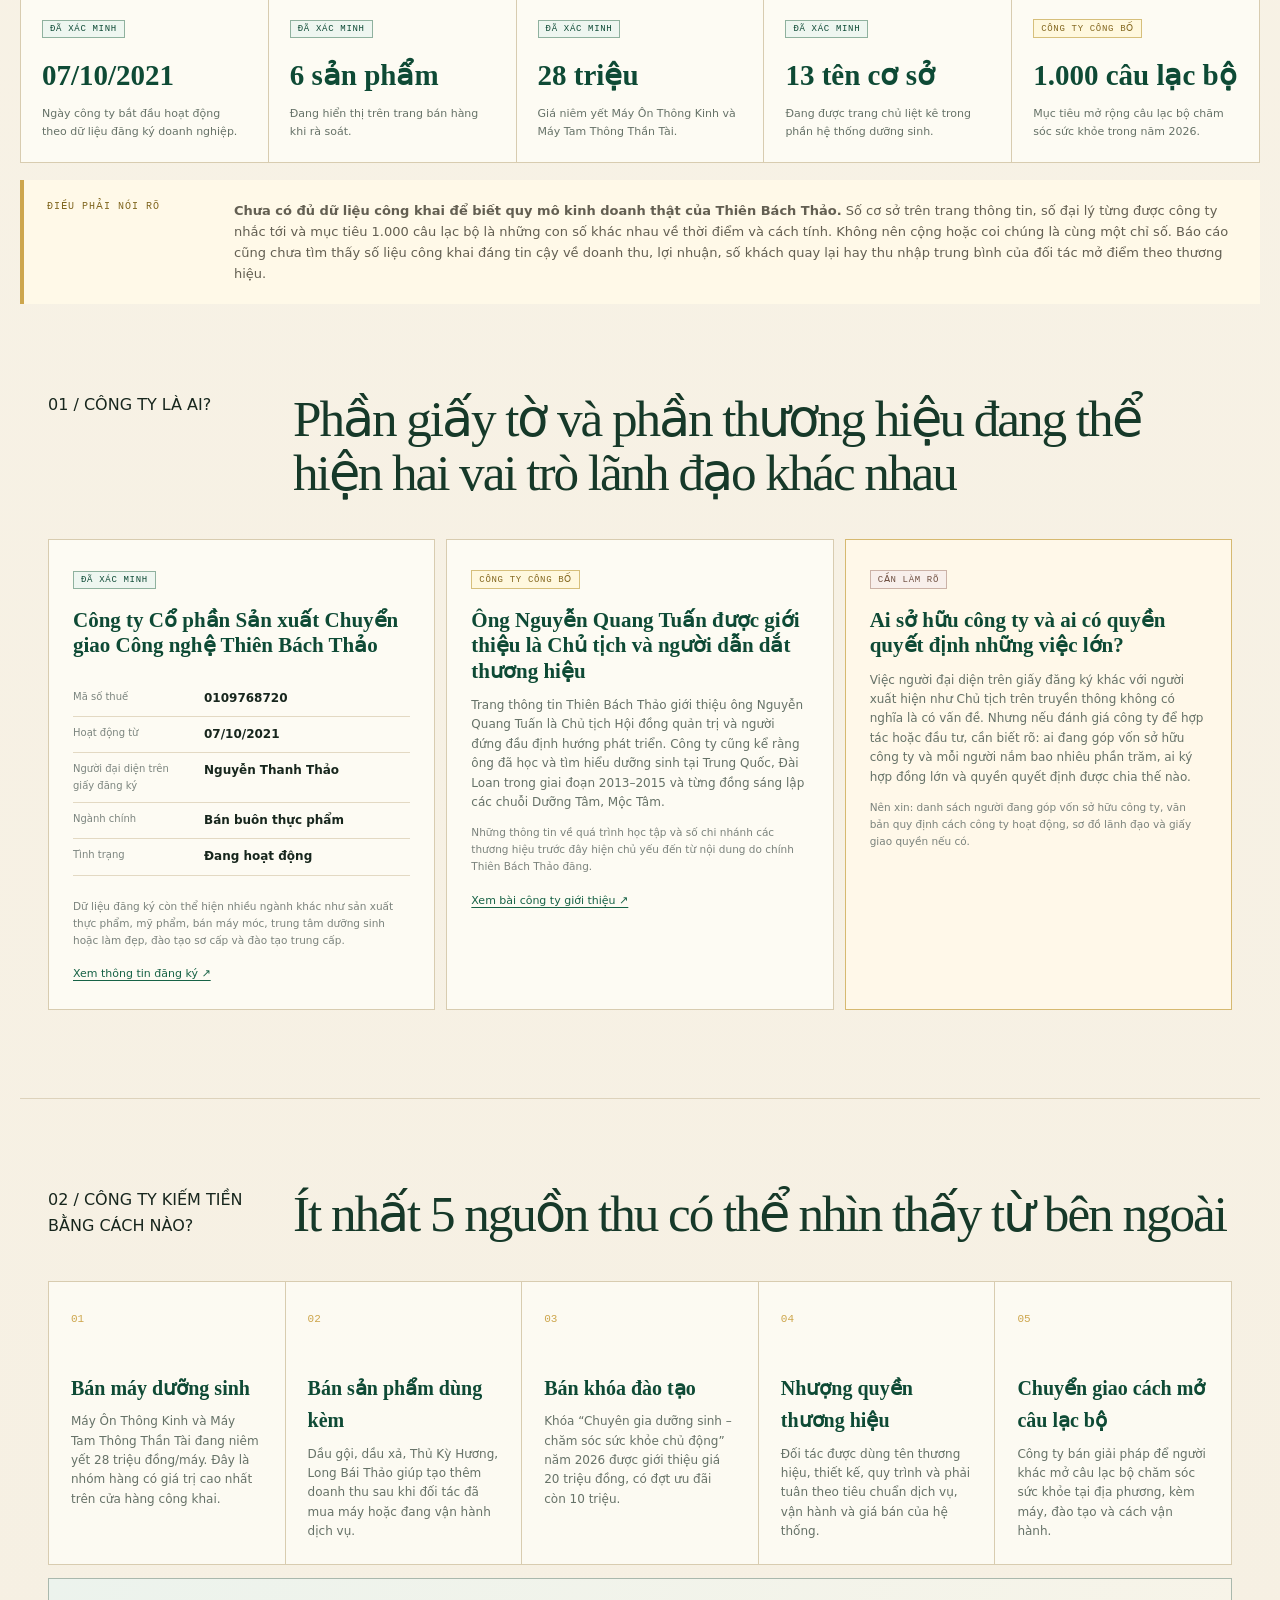
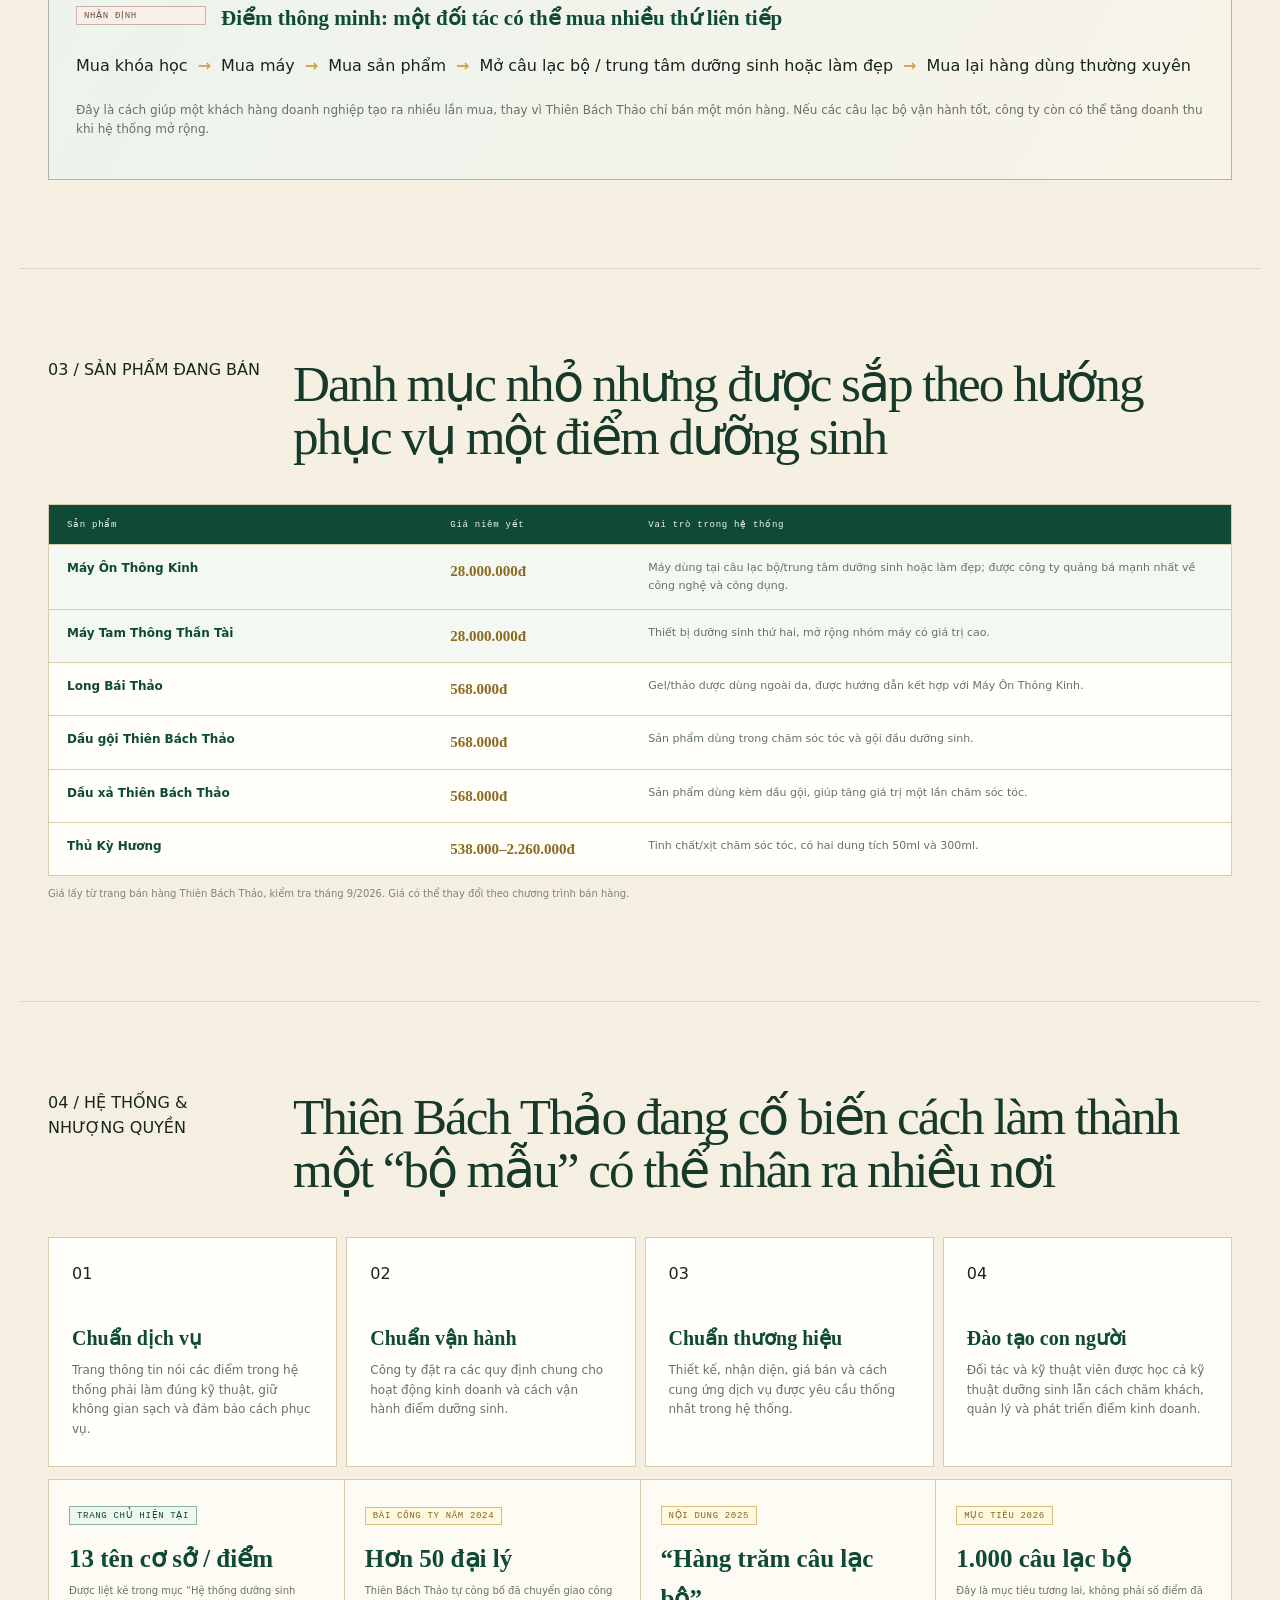
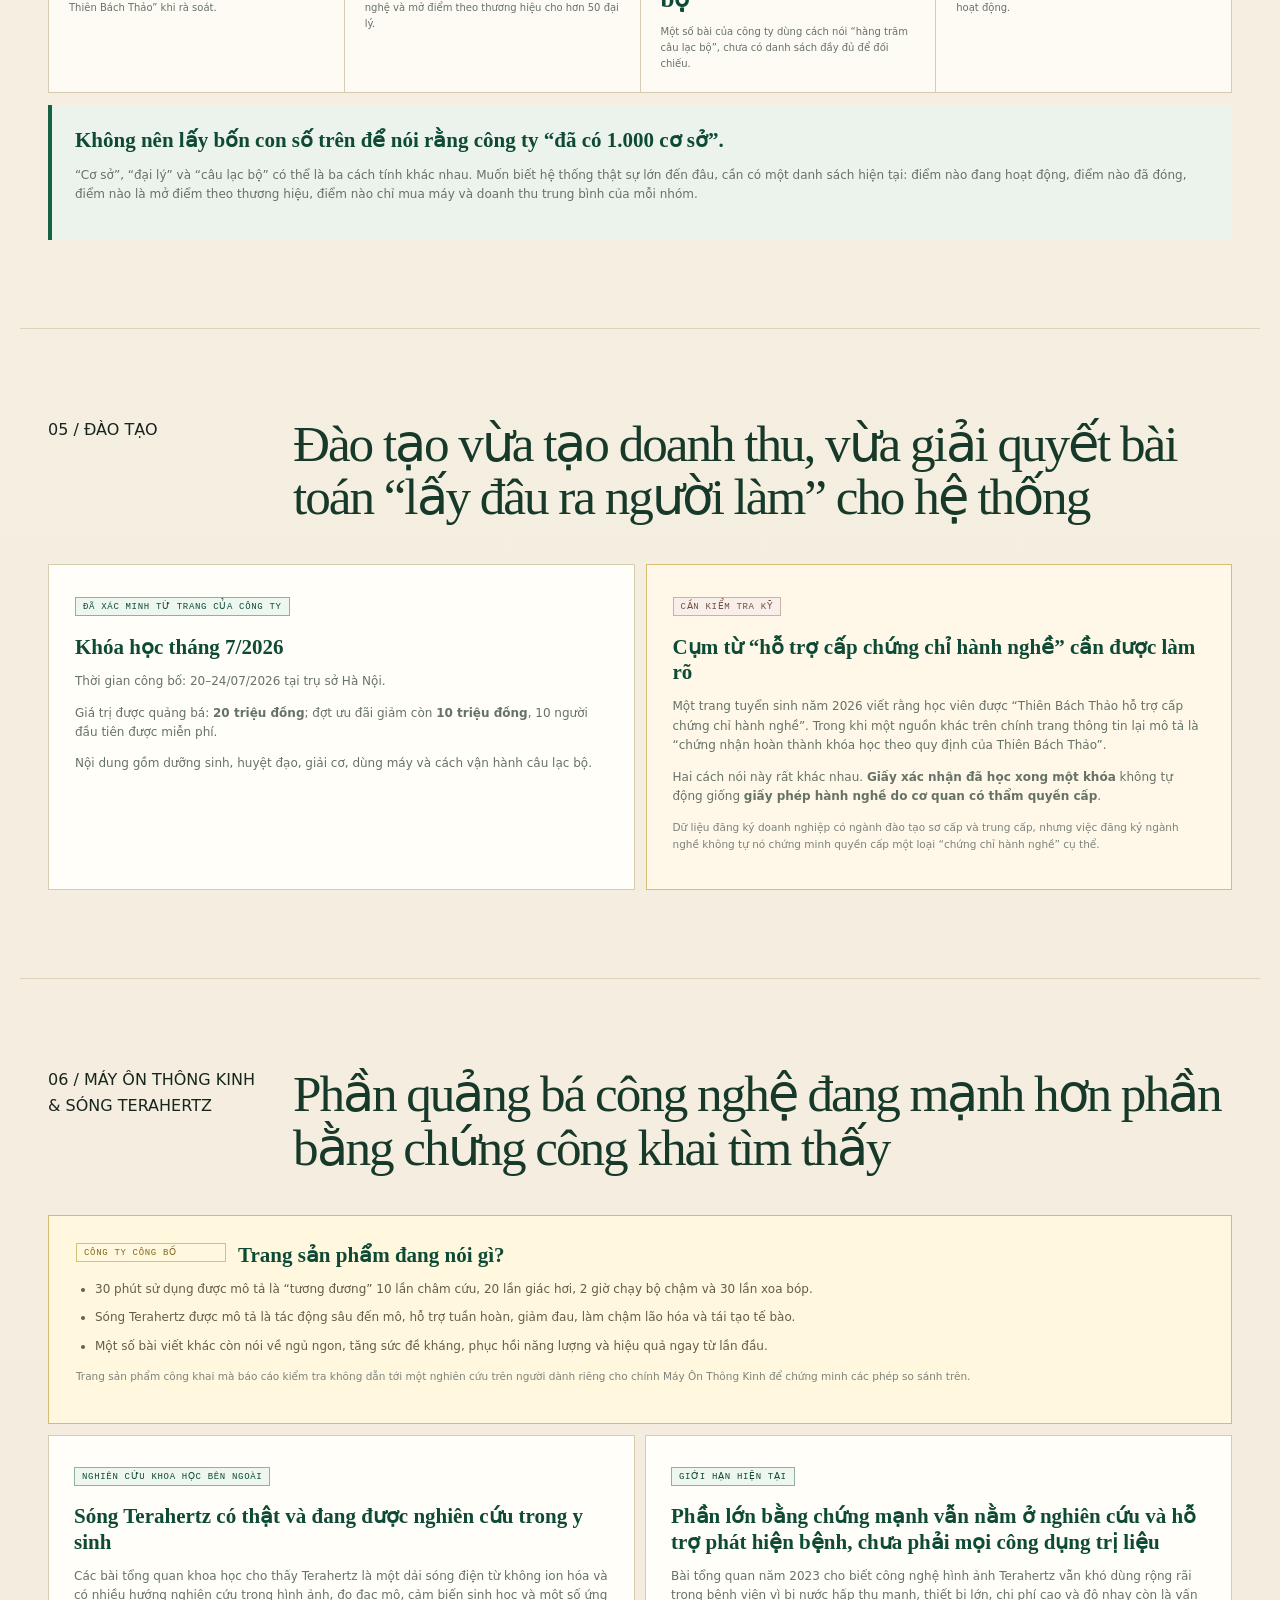
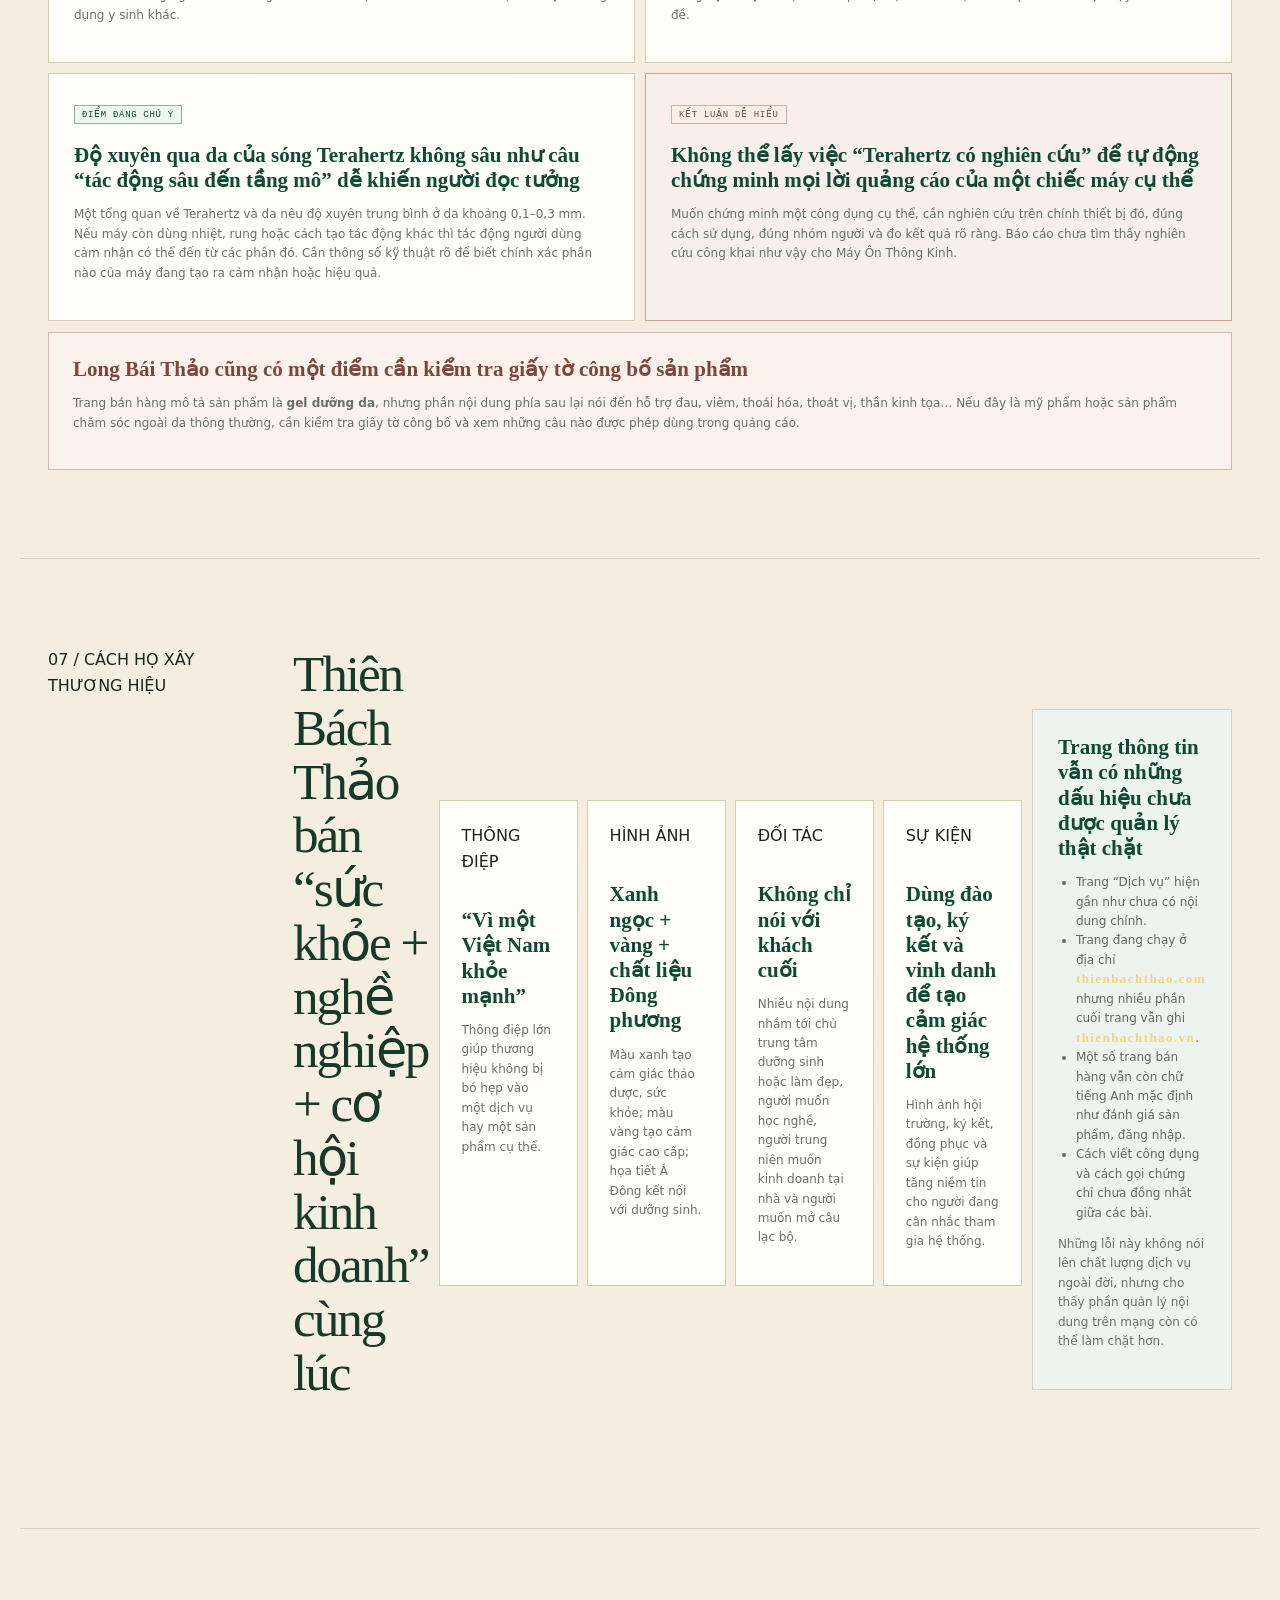
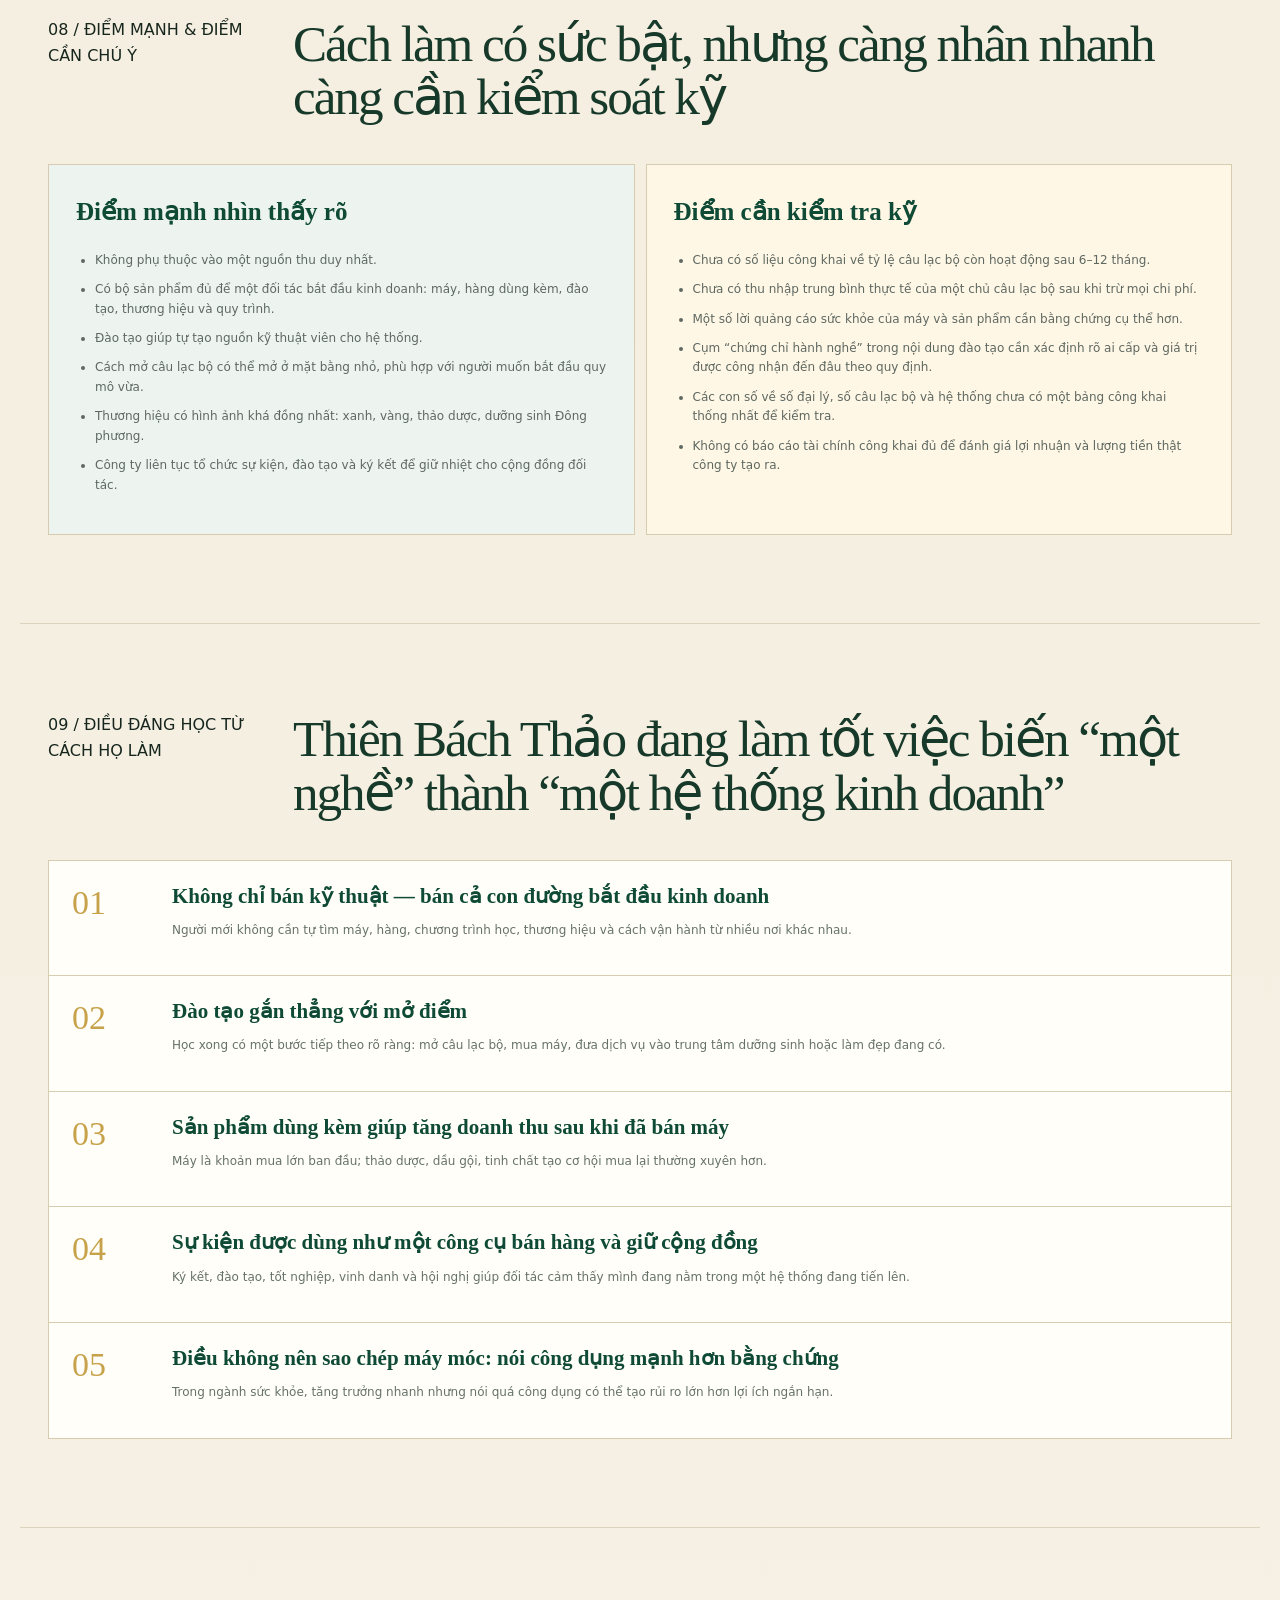
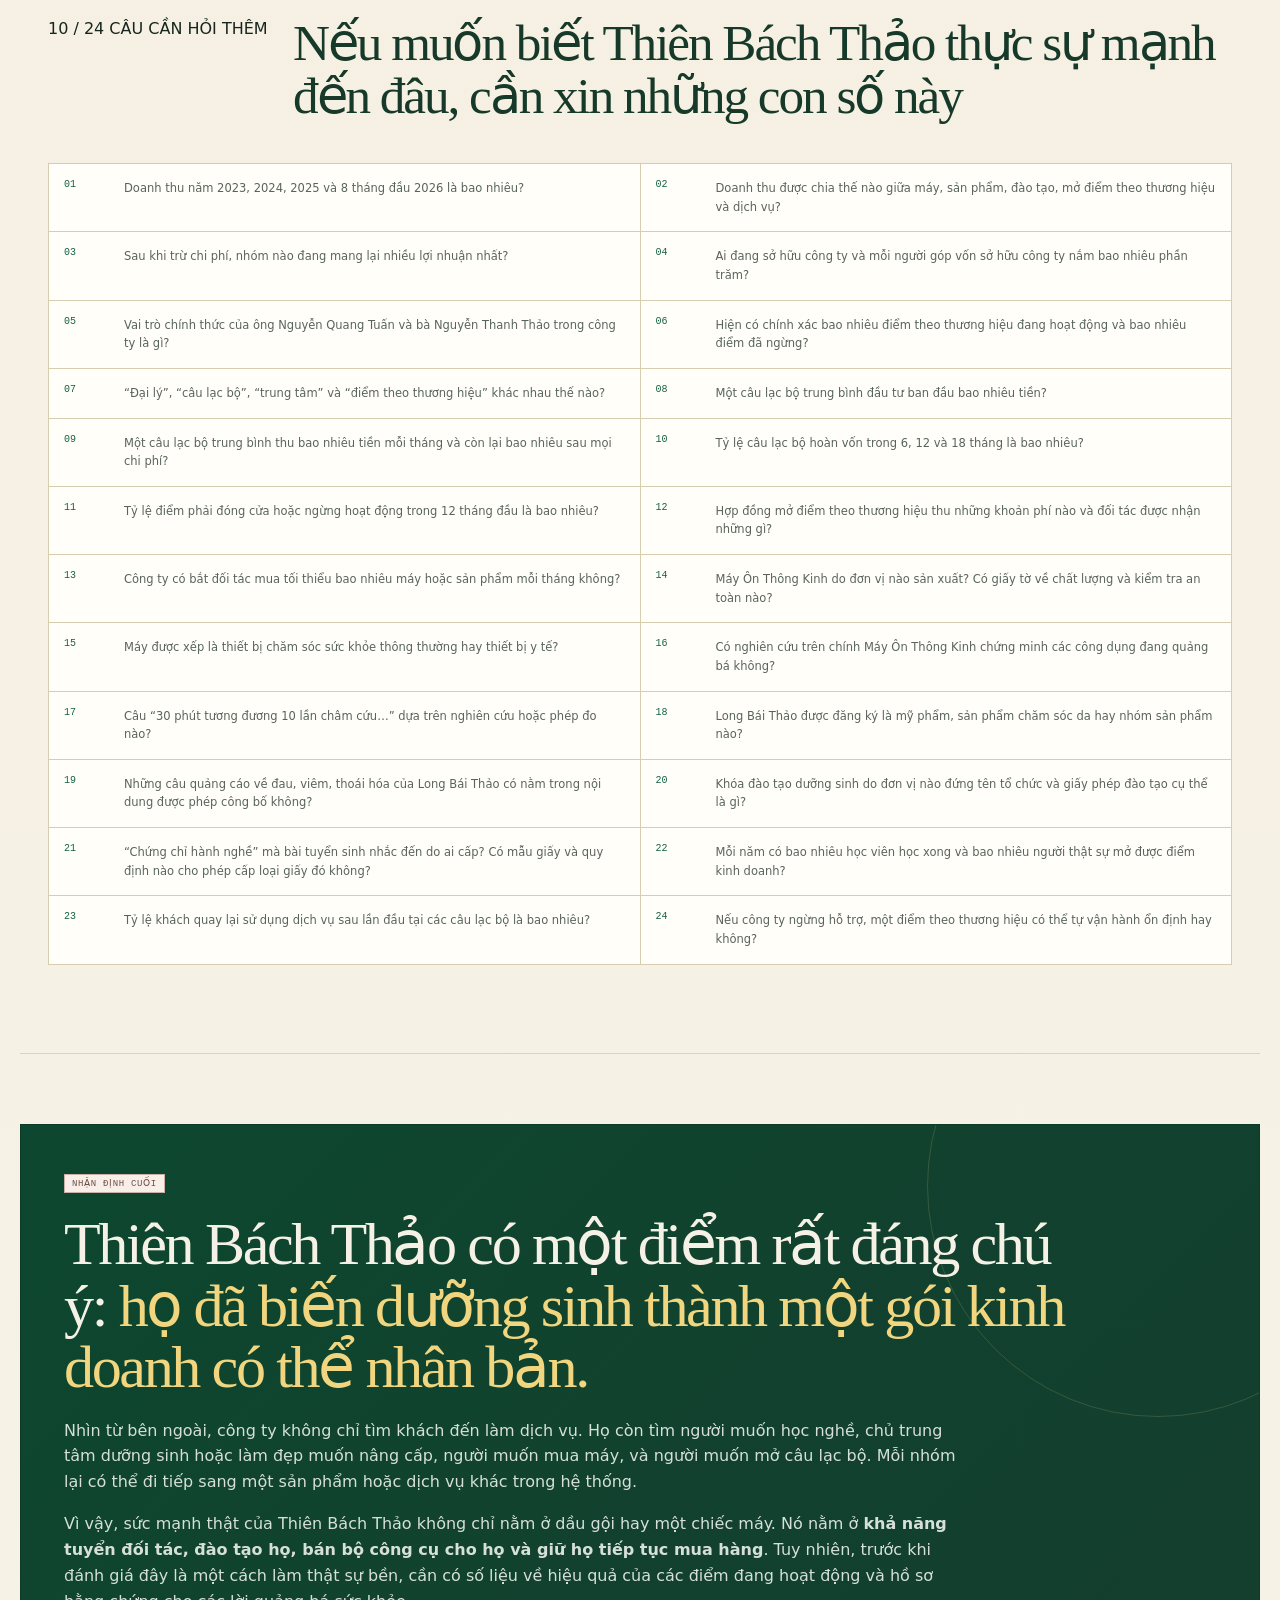
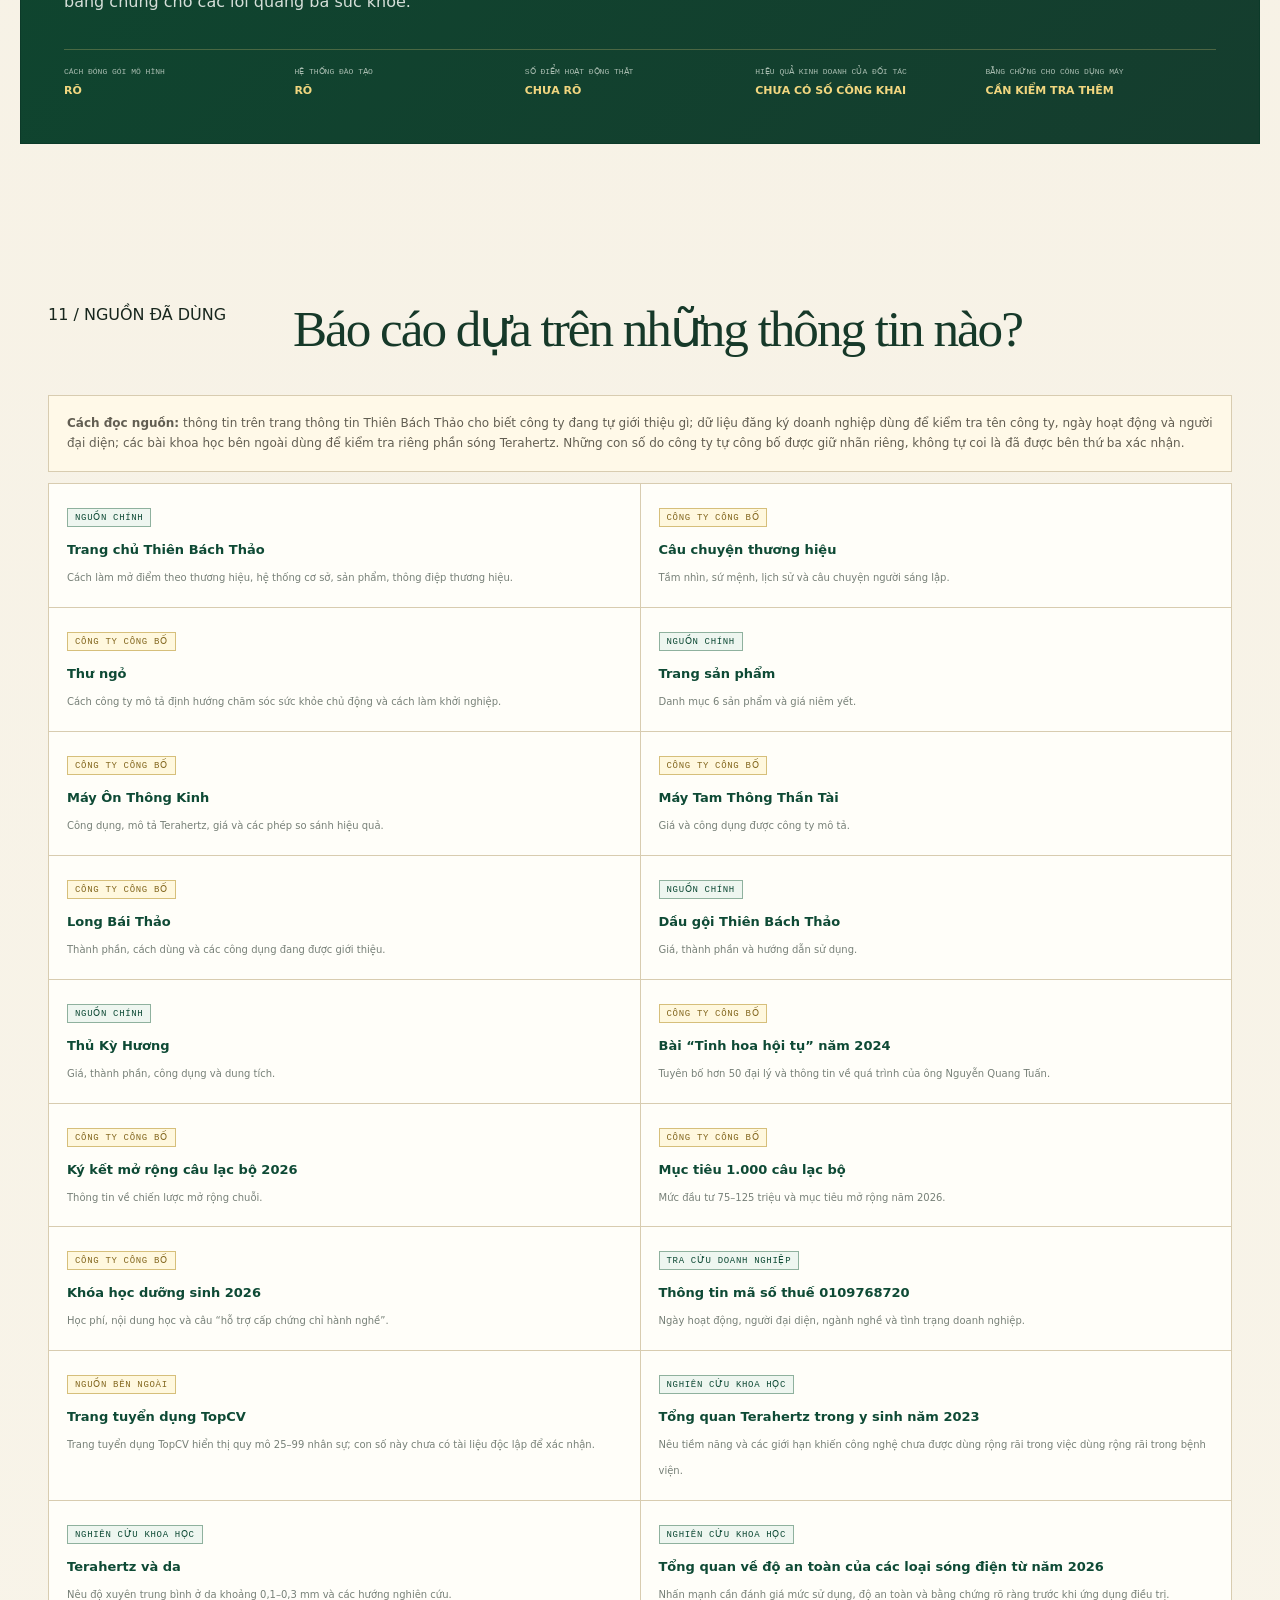
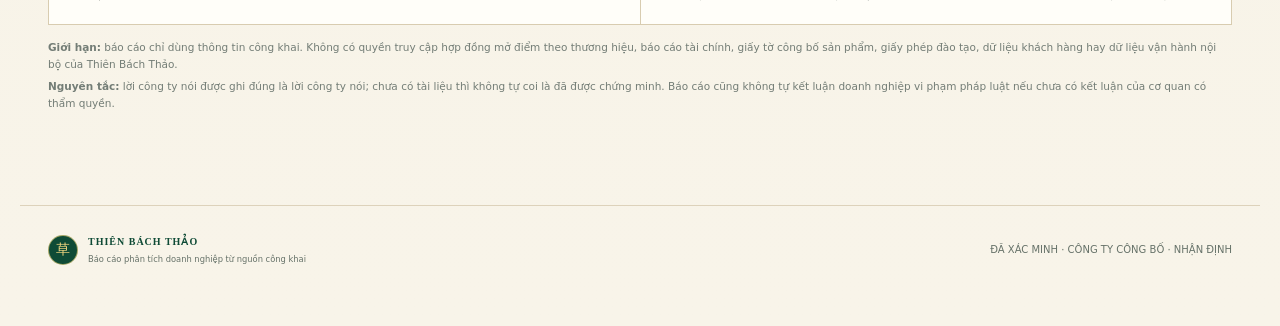
<file: thien-bach-thao-business-analysis-2026/index.html>
<!doctype html>
<html lang="vi">
<head>
  <meta charset="utf-8">
  <meta name="viewport" content="width=device-width,initial-scale=1">
  <title>Thiên Bách Thảo — Báo cáo phân tích doanh nghiệp 2026</title>
  <meta name="description" content="Báo cáo phân tích Thiên Bách Thảo từ nguồn công khai: công ty là ai, bán gì, kiếm tiền bằng cách nào, hệ thống mở điểm theo thương hiệu, đào tạo, công nghệ, điểm mạnh, rủi ro và những điều cần kiểm tra thêm.">
  <meta property="og:title" content="Thiên Bách Thảo — Báo cáo phân tích doanh nghiệp 2026">
  <meta property="og:description" content="Báo cáo từ nguồn công khai · Cập nhật 18/09/2026">
  <link rel="stylesheet" href="styles.css">
</head>
<body>
<div class="progress" id="progress"></div>

<header class="topbar">
  <a class="brand" href="#top">
    <trung tâm dưỡng sinh hoặc làm đẹpn class="seal">草</trung tâm dưỡng sinh hoặc làm đẹpn>
    <trung tâm dưỡng sinh hoặc làm đẹpn><b>THIÊN BÁCH THẢO</b><small>BÁO CÁO PHÂN TÍCH DOANH NGHIỆP</small></trung tâm dưỡng sinh hoặc làm đẹpn>
  </a>
  <nav>
    <a href="#snapshot">Tóm tắt</a>
    <a href="#business">Cách kiếm tiền</a>
    <a href="#network">Hệ thống</a>
    <a href="#evidence">Công nghệ</a>
    <a href="#risks">Điểm cần chú ý</a>
    <a href="#questions">Cần hỏi thêm</a>
  </nav>
  <trung tâm dưỡng sinh hoặc làm đẹpn class="date">18 · 09 · 2026</trung tâm dưỡng sinh hoặc làm đẹpn>
</header>

<main id="top">
<section class="hero">
  <div class="hero-ornament" aria-hidden="true">
    <trung tâm dưỡng sinh hoặc làm đẹpn class="leaf l1"></trung tâm dưỡng sinh hoặc làm đẹpn><trung tâm dưỡng sinh hoặc làm đẹpn class="leaf l2"></trung tâm dưỡng sinh hoặc làm đẹpn><trung tâm dưỡng sinh hoặc làm đẹpn class="leaf l3"></trung tâm dưỡng sinh hoặc làm đẹpn>
  </div>
  <div class="eyebrow">DƯỠNG SINH · THẢO DƯỢC · ĐÀO TẠO · MỞ RỘNG CHUỖI</div>
  <h1>Thiên Bách Thảo không chỉ bán dịch vụ dưỡng sinh.<br><em>Họ đang bán cả một bộ công cụ để người khác mở và vận hành điểm kinh doanh.</em></h1>
  <p class="lead">
    Qua các thông tin công khai, Thiên Bách Thảo đang kết hợp nhiều nguồn thu:
    <b>máy dưỡng sinh</b>, <b>sản phẩm thảo dược</b>, <b>khóa đào tạo</b>,
    <b>cho người khác dùng thương hiệu và quy trình để mở điểm kinh doanh</b> và <b>hỗ trợ mở câu lạc bộ chăm sóc sức khỏe</b>.
    Điểm đáng học nằm ở cách họ gói nhiều thứ thành một hệ thống.
    Điểm cần kiểm tra kỹ nằm ở bằng chứng cho công dụng sức khỏe, cách cấp chứng nhận sau đào tạo và hiệu quả kinh doanh thật của các điểm theo thương hiệu.
  </p>
  <div class="hero-actions">
    <a class="btn gold" href="#thesis">Đọc kết luận trước</a>
    <a class="btn ghost" href="#sources">Xem nguồn đã dùng</a>
  </div>
  <div class="legend">
    <trung tâm dưỡng sinh hoặc làm đẹpn><i class="dot fact"></i><b>ĐÃ XÁC MINH</b> có nguồn rõ ràng</trung tâm dưỡng sinh hoặc làm đẹpn>
    <trung tâm dưỡng sinh hoặc làm đẹpn><i class="dot company"></i><b>CÔNG TY CÔNG BỐ</b> chưa coi là số liệu độc lập</trung tâm dưỡng sinh hoặc làm đẹpn>
    <trung tâm dưỡng sinh hoặc làm đẹpn><i class="dot analysis"></i><b>NHẬN ĐỊNH</b> phần phân tích của báo cáo</trung tâm dưỡng sinh hoặc làm đẹpn>
  </div>
</section>

<section class="thesis" id="thesis">
  <div class="section-tag">KẾT LUẬN NHANH</div>
  <div class="thesis-grid">
    <div class="thesis-main">
      <h2>Thiên Bách Thảo đang xây cách làm <trung tâm dưỡng sinh hoặc làm đẹpn>“bán trọn bộ để người khác mở điểm kinh doanh”</trung tâm dưỡng sinh hoặc làm đẹpn>, chứ không chỉ bán một món hàng.</h2>
      <p>
        Một người muốn làm dưỡng sinh có thể mua máy, mua sản phẩm, học nghề,
        dùng thương hiệu, nhận quy trình và mở câu lạc bộ.
        Như vậy, một đối tác có thể tạo doanh thu cho Thiên Bách Thảo ở nhiều bước khác nhau,
        thay vì chỉ mua một sản phẩm rồi kết thúc.
      </p>
      <p>
        Đây là điểm mạnh lớn nhất nhìn thấy từ bên ngoài.
        Nhưng cách làm này chỉ thật sự bền khi ba việc được chứng minh:
        <b>khách cuối có quay lại không</b>,
        <b>đối tác có kiếm được tiền thật không</b>,
        và <b>những lời nói về công dụng sức khỏe có đủ bằng chứng hay không</b>.
      </p>
    </div>
    <div class="thesis-side">
      <trung tâm dưỡng sinh hoặc làm đẹpn>5 điều sếp nên nhìn đầu tiên</trung tâm dưỡng sinh hoặc làm đẹpn>
      <ul>
        <li><b>Bộ công cụ khá đầy đủ:</b> máy + sản phẩm + đào tạo + thương hiệu + hỗ trợ vận hành.</li>
        <li><b>Mục tiêu mở rộng rất lớn:</b> công ty công bố mục tiêu 1.000 câu lạc bộ trên toàn quốc.</li>
        <li><b>Máy là sản phẩm giá trị cao:</b> hai mẫu máy đang niêm yết 28 triệu đồng/máy.</li>
        <li><b>Đào tạo vừa là sản phẩm vừa là cách tạo người vận hành:</b> khóa năm 2026 được giới thiệu giá 20 triệu đồng, có chương trình giảm còn 10 triệu.</li>
        <li><b>Điểm cần kiểm tra kỹ:</b> một số lời giới thiệu về công dụng máy và “chứng chỉ hành nghề” đang mạnh hơn phần bằng chứng công khai mà chúng tôi tìm thấy.</li>
      </ul>
    </div>
  </div>
</section>

<section class="numbers" id="snapshot">
  <article><trung tâm dưỡng sinh hoặc làm đẹpn class="pill fact">ĐÃ XÁC MINH</trung tâm dưỡng sinh hoặc làm đẹpn><b>07/10/2021</b><p>Ngày công ty bắt đầu hoạt động theo dữ liệu đăng ký doanh nghiệp.</p></article>
  <article><trung tâm dưỡng sinh hoặc làm đẹpn class="pill fact">ĐÃ XÁC MINH</trung tâm dưỡng sinh hoặc làm đẹpn><b>6 sản phẩm</b><p>Đang hiển thị trên trang bán hàng khi rà soát.</p></article>
  <article><trung tâm dưỡng sinh hoặc làm đẹpn class="pill fact">ĐÃ XÁC MINH</trung tâm dưỡng sinh hoặc làm đẹpn><b>28 triệu</b><p>Giá niêm yết Máy Ôn Thông Kinh và Máy Tam Thông Thần Tài.</p></article>
  <article><trung tâm dưỡng sinh hoặc làm đẹpn class="pill fact">ĐÃ XÁC MINH</trung tâm dưỡng sinh hoặc làm đẹpn><b>13 tên cơ sở</b><p>Đang được trang chủ liệt kê trong phần hệ thống dưỡng sinh.</p></article>
  <article><trung tâm dưỡng sinh hoặc làm đẹpn class="pill company">CÔNG TY CÔNG BỐ</trung tâm dưỡng sinh hoặc làm đẹpn><b>1.000 câu lạc bộ</b><p>Mục tiêu mở rộng câu lạc bộ chăm sóc sức khỏe trong năm 2026.</p></article>
</section>

<section class="note">
  <div>ĐIỀU PHẢI NÓI RÕ</div>
  <p>
    <b>Chưa có đủ dữ liệu công khai để biết quy mô kinh doanh thật của Thiên Bách Thảo.</b>
    Số cơ sở trên trang thông tin, số đại lý từng được công ty nhắc tới và mục tiêu 1.000 câu lạc bộ
    là những con số khác nhau về thời điểm và cách tính.
    Không nên cộng hoặc coi chúng là cùng một chỉ số.
    Báo cáo cũng chưa tìm thấy số liệu công khai đáng tin cậy về doanh thu, lợi nhuận,
    số khách quay lại hay thu nhập trung bình của đối tác mở điểm theo thương hiệu.
  </p>
</section>

<section class="section">
  <div class="section-head">
    <trung tâm dưỡng sinh hoặc làm đẹpn>01 / CÔNG TY LÀ AI?</trung tâm dưỡng sinh hoặc làm đẹpn>
    <h2>Phần giấy tờ và phần thương hiệu đang thể hiện hai vai trò lãnh đạo khác nhau</h2>
  </div>

  <div class="company-grid">
    <article class="card">
      <trung tâm dưỡng sinh hoặc làm đẹpn class="pill fact">ĐÃ XÁC MINH</trung tâm dưỡng sinh hoặc làm đẹpn>
      <h3>Công ty Cổ phần Sản xuất Chuyển giao Công nghệ Thiên Bách Thảo</h3>
      <dl>
        <div><dt>Mã số thuế</dt><dd>0109768720</dd></div>
        <div><dt>Hoạt động từ</dt><dd>07/10/2021</dd></div>
        <div><dt>Người đại diện trên giấy đăng ký</dt><dd>Nguyễn Thanh Thảo</dd></div>
        <div><dt>Ngành chính</dt><dd>Bán buôn thực phẩm</dd></div>
        <div><dt>Tình trạng</dt><dd>Đang hoạt động</dd></div>
      </dl>
      <p class="small">Dữ liệu đăng ký còn thể hiện nhiều ngành khác như sản xuất thực phẩm, mỹ phẩm, bán máy móc, trung tâm dưỡng sinh hoặc làm đẹp, đào tạo sơ cấp và đào tạo trung cấp.</p>
      <a href="https://masothue.com/0109768720-cong-ty-co-phan-san-xuat-chuyen-giao-cong-nghe-thien-bach-thao" target="_blank">Xem thông tin đăng ký ↗</a>
    </article>

    <article class="card">
      <trung tâm dưỡng sinh hoặc làm đẹpn class="pill company">CÔNG TY CÔNG BỐ</trung tâm dưỡng sinh hoặc làm đẹpn>
      <h3>Ông Nguyễn Quang Tuấn được giới thiệu là Chủ tịch và người dẫn dắt thương hiệu</h3>
      <p>
        Trang thông tin Thiên Bách Thảo giới thiệu ông Nguyễn Quang Tuấn là Chủ tịch Hội đồng quản trị
        và người đứng đầu định hướng phát triển.
        Công ty cũng kể rằng ông đã học và tìm hiểu dưỡng sinh tại Trung Quốc, Đài Loan
        trong giai đoạn 2013–2015 và từng đồng sáng lập các chuỗi Dưỡng Tâm, Mộc Tâm.
      </p>
      <p class="small">Những thông tin về quá trình học tập và số chi nhánh các thương hiệu trước đây hiện chủ yếu đến từ nội dung do chính Thiên Bách Thảo đăng.</p>
      <a href="https://thienbachthao.com/tinh-hoa-hoi-tu/" target="_blank">Xem bài công ty giới thiệu ↗</a>
    </article>

    <article class="card warning">
      <trung tâm dưỡng sinh hoặc làm đẹpn class="pill analysis">CẦN LÀM RÕ</trung tâm dưỡng sinh hoặc làm đẹpn>
      <h3>Ai sở hữu công ty và ai có quyền quyết định những việc lớn?</h3>
      <p>
        Việc người đại diện trên giấy đăng ký khác với người xuất hiện như Chủ tịch trên truyền thông
        không có nghĩa là có vấn đề.
        Nhưng nếu đánh giá công ty để hợp tác hoặc đầu tư, cần biết rõ:
        ai đang góp vốn sở hữu công ty và mỗi người nắm bao nhiêu phần trăm,
        ai ký hợp đồng lớn và quyền quyết định được chia thế nào.
      </p>
      <p class="small">Nên xin: danh sách người đang góp vốn sở hữu công ty, văn bản quy định cách công ty hoạt động, sơ đồ lãnh đạo và giấy giao quyền nếu có.</p>
    </article>
  </div>
</section>

<section class="section" id="business">
  <div class="section-head">
    <trung tâm dưỡng sinh hoặc làm đẹpn>02 / CÔNG TY KIẾM TIỀN BẰNG CÁCH NÀO?</trung tâm dưỡng sinh hoặc làm đẹpn>
    <h2>Ít nhất 5 nguồn thu có thể nhìn thấy từ bên ngoài</h2>
  </div>

  <div class="revenue-grid">
    <article><b>01</b><h3>Bán máy dưỡng sinh</h3><p>Máy Ôn Thông Kinh và Máy Tam Thông Thần Tài đang niêm yết 28 triệu đồng/máy. Đây là nhóm hàng có giá trị cao nhất trên cửa hàng công khai.</p></article>
    <article><b>02</b><h3>Bán sản phẩm dùng kèm</h3><p>Dầu gội, dầu xả, Thủ Kỳ Hương, Long Bái Thảo giúp tạo thêm doanh thu sau khi đối tác đã mua máy hoặc đang vận hành dịch vụ.</p></article>
    <article><b>03</b><h3>Bán khóa đào tạo</h3><p>Khóa “Chuyên gia dưỡng sinh – chăm sóc sức khỏe chủ động” năm 2026 được giới thiệu giá 20 triệu đồng, có đợt ưu đãi còn 10 triệu.</p></article>
    <article><b>04</b><h3>Nhượng quyền thương hiệu</h3><p>Đối tác được dùng tên thương hiệu, thiết kế, quy trình và phải tuân theo tiêu chuẩn dịch vụ, vận hành và giá bán của hệ thống.</p></article>
    <article><b>05</b><h3>Chuyển giao cách mở câu lạc bộ</h3><p>Công ty bán giải pháp để người khác mở câu lạc bộ chăm sóc sức khỏe tại địa phương, kèm máy, đào tạo và cách vận hành.</p></article>
  </div>

  <div class="bundle">
    <div class="bundle-title">
      <trung tâm dưỡng sinh hoặc làm đẹpn class="pill analysis">NHẬN ĐỊNH</trung tâm dưỡng sinh hoặc làm đẹpn>
      <h3>Điểm thông minh: một đối tác có thể mua nhiều thứ liên tiếp</h3>
    </div>
    <div class="bundle-flow">
      <trung tâm dưỡng sinh hoặc làm đẹpn>Mua khóa học</trung tâm dưỡng sinh hoặc làm đẹpn><i>→</i><trung tâm dưỡng sinh hoặc làm đẹpn>Mua máy</trung tâm dưỡng sinh hoặc làm đẹpn><i>→</i><trung tâm dưỡng sinh hoặc làm đẹpn>Mua sản phẩm</trung tâm dưỡng sinh hoặc làm đẹpn><i>→</i><trung tâm dưỡng sinh hoặc làm đẹpn>Mở câu lạc bộ / trung tâm dưỡng sinh hoặc làm đẹp</trung tâm dưỡng sinh hoặc làm đẹpn><i>→</i><trung tâm dưỡng sinh hoặc làm đẹpn>Mua lại hàng dùng thường xuyên</trung tâm dưỡng sinh hoặc làm đẹpn>
    </div>
    <p>
      Đây là cách giúp một khách hàng doanh nghiệp tạo ra nhiều lần mua,
      thay vì Thiên Bách Thảo chỉ bán một món hàng.
      Nếu các câu lạc bộ vận hành tốt, công ty còn có thể tăng doanh thu khi hệ thống mở rộng.
    </p>
  </div>
</section>

<section class="section products">
  <div class="section-head">
    <trung tâm dưỡng sinh hoặc làm đẹpn>03 / SẢN PHẨM ĐANG BÁN</trung tâm dưỡng sinh hoặc làm đẹpn>
    <h2>Danh mục nhỏ nhưng được sắp theo hướng phục vụ một điểm dưỡng sinh</h2>
  </div>

  <div class="product-table">
    <div class="pt-head"><trung tâm dưỡng sinh hoặc làm đẹpn>Sản phẩm</trung tâm dưỡng sinh hoặc làm đẹpn><trung tâm dưỡng sinh hoặc làm đẹpn>Giá niêm yết</trung tâm dưỡng sinh hoặc làm đẹpn><trung tâm dưỡng sinh hoặc làm đẹpn>Vai trò trong hệ thống</trung tâm dưỡng sinh hoặc làm đẹpn></div>
    <div class="pt-row main"><b>Máy Ôn Thông Kinh</b><strong>28.000.000đ</strong><p>Máy dùng tại câu lạc bộ/trung tâm dưỡng sinh hoặc làm đẹp; được công ty quảng bá mạnh nhất về công nghệ và công dụng.</p></div>
    <div class="pt-row main"><b>Máy Tam Thông Thần Tài</b><strong>28.000.000đ</strong><p>Thiết bị dưỡng sinh thứ hai, mở rộng nhóm máy có giá trị cao.</p></div>
    <div class="pt-row"><b>Long Bái Thảo</b><strong>568.000đ</strong><p>Gel/thảo dược dùng ngoài da, được hướng dẫn kết hợp với Máy Ôn Thông Kinh.</p></div>
    <div class="pt-row"><b>Dầu gội Thiên Bách Thảo</b><strong>568.000đ</strong><p>Sản phẩm dùng trong chăm sóc tóc và gội đầu dưỡng sinh.</p></div>
    <div class="pt-row"><b>Dầu xả Thiên Bách Thảo</b><strong>568.000đ</strong><p>Sản phẩm dùng kèm dầu gội, giúp tăng giá trị một lần chăm sóc tóc.</p></div>
    <div class="pt-row"><b>Thủ Kỳ Hương</b><strong>538.000–2.260.000đ</strong><p>Tinh chất/xịt chăm sóc tóc, có hai dung tích 50ml và 300ml.</p></div>
  </div>

  <p class="caption">Giá lấy từ trang bán hàng Thiên Bách Thảo, kiểm tra tháng 9/2026. Giá có thể thay đổi theo chương trình bán hàng.</p>
</section>

<section class="section" id="network">
  <div class="section-head">
    <trung tâm dưỡng sinh hoặc làm đẹpn>04 / HỆ THỐNG & NHƯỢNG QUYỀN</trung tâm dưỡng sinh hoặc làm đẹpn>
    <h2>Thiên Bách Thảo đang cố biến cách làm thành một “bộ mẫu” có thể nhân ra nhiều nơi</h2>
  </div>

  <div class="standards">
    <article><trung tâm dưỡng sinh hoặc làm đẹpn>01</trung tâm dưỡng sinh hoặc làm đẹpn><h3>Chuẩn dịch vụ</h3><p>Trang thông tin nói các điểm trong hệ thống phải làm đúng kỹ thuật, giữ không gian sạch và đảm bảo cách phục vụ.</p></article>
    <article><trung tâm dưỡng sinh hoặc làm đẹpn>02</trung tâm dưỡng sinh hoặc làm đẹpn><h3>Chuẩn vận hành</h3><p>Công ty đặt ra các quy định chung cho hoạt động kinh doanh và cách vận hành điểm dưỡng sinh.</p></article>
    <article><trung tâm dưỡng sinh hoặc làm đẹpn>03</trung tâm dưỡng sinh hoặc làm đẹpn><h3>Chuẩn thương hiệu</h3><p>Thiết kế, nhận diện, giá bán và cách cung ứng dịch vụ được yêu cầu thống nhất trong hệ thống.</p></article>
    <article><trung tâm dưỡng sinh hoặc làm đẹpn>04</trung tâm dưỡng sinh hoặc làm đẹpn><h3>Đào tạo con người</h3><p>Đối tác và kỹ thuật viên được học cả kỹ thuật dưỡng sinh lẫn cách chăm khách, quản lý và phát triển điểm kinh doanh.</p></article>
  </div>

  <div class="network-numbers">
    <div>
      <trung tâm dưỡng sinh hoặc làm đẹpn class="pill fact">TRANG CHỦ HIỆN TẠI</trung tâm dưỡng sinh hoặc làm đẹpn>
      <b>13 tên cơ sở / điểm</b>
      <p>Được liệt kê trong mục “Hệ thống dưỡng sinh Thiên Bách Thảo” khi rà soát.</p>
    </div>
    <div>
      <trung tâm dưỡng sinh hoặc làm đẹpn class="pill company">BÀI CÔNG TY NĂM 2024</trung tâm dưỡng sinh hoặc làm đẹpn>
      <b>Hơn 50 đại lý</b>
      <p>Thiên Bách Thảo tự công bố đã chuyển giao công nghệ và mở điểm theo thương hiệu cho hơn 50 đại lý.</p>
    </div>
    <div>
      <trung tâm dưỡng sinh hoặc làm đẹpn class="pill company">NỘI DUNG 2025</trung tâm dưỡng sinh hoặc làm đẹpn>
      <b>“Hàng trăm câu lạc bộ”</b>
      <p>Một số bài của công ty dùng cách nói “hàng trăm câu lạc bộ”, chưa có danh sách đầy đủ để đối chiếu.</p>
    </div>
    <div>
      <trung tâm dưỡng sinh hoặc làm đẹpn class="pill company">MỤC TIÊU 2026</trung tâm dưỡng sinh hoặc làm đẹpn>
      <b>1.000 câu lạc bộ</b>
      <p>Đây là mục tiêu tương lai, không phải số điểm đã hoạt động.</p>
    </div>
  </div>

  <div class="clarify">
    <h3>Không nên lấy bốn con số trên để nói rằng công ty “đã có 1.000 cơ sở”.</h3>
    <p>
      “Cơ sở”, “đại lý” và “câu lạc bộ” có thể là ba cách tính khác nhau.
      Muốn biết hệ thống thật sự lớn đến đâu, cần có một danh sách hiện tại:
      điểm nào đang hoạt động, điểm nào đã đóng, điểm nào là mở điểm theo thương hiệu,
      điểm nào chỉ mua máy và doanh thu trung bình của mỗi nhóm.
    </p>
  </div>
</section>

<section class="section training">
  <div class="section-head">
    <trung tâm dưỡng sinh hoặc làm đẹpn>05 / ĐÀO TẠO</trung tâm dưỡng sinh hoặc làm đẹpn>
    <h2>Đào tạo vừa tạo doanh thu, vừa giải quyết bài toán “lấy đâu ra người làm” cho hệ thống</h2>
  </div>

  <div class="training-grid">
    <article>
      <trung tâm dưỡng sinh hoặc làm đẹpn class="pill fact">ĐÃ XÁC MINH TỪ TRANG CỦA CÔNG TY</trung tâm dưỡng sinh hoặc làm đẹpn>
      <h3>Khóa học tháng 7/2026</h3>
      <p>Thời gian công bố: 20–24/07/2026 tại trụ sở Hà Nội.</p>
      <p>Giá trị được quảng bá: <b>20 triệu đồng</b>; đợt ưu đãi giảm còn <b>10 triệu đồng</b>, 10 người đầu tiên được miễn phí.</p>
      <p>Nội dung gồm dưỡng sinh, huyệt đạo, giải cơ, dùng máy và cách vận hành câu lạc bộ.</p>
    </article>

    <article class="warning">
      <trung tâm dưỡng sinh hoặc làm đẹpn class="pill analysis">CẦN KIỂM TRA KỸ</trung tâm dưỡng sinh hoặc làm đẹpn>
      <h3>Cụm từ “hỗ trợ cấp chứng chỉ hành nghề” cần được làm rõ</h3>
      <p>
        Một trang tuyển sinh năm 2026 viết rằng học viên được “Thiên Bách Thảo hỗ trợ cấp chứng chỉ hành nghề”.
        Trong khi một nguồn khác trên chính trang thông tin lại mô tả là “chứng nhận hoàn thành khóa học theo quy định của Thiên Bách Thảo”.
      </p>
      <p>
        Hai cách nói này rất khác nhau.
        <b>Giấy xác nhận đã học xong một khóa</b> không tự động giống
        <b>giấy phép hành nghề do cơ quan có thẩm quyền cấp</b>.
      </p>
      <p class="small">
        Dữ liệu đăng ký doanh nghiệp có ngành đào tạo sơ cấp và trung cấp,
        nhưng việc đăng ký ngành nghề không tự nó chứng minh quyền cấp một loại “chứng chỉ hành nghề” cụ thể.
      </p>
    </article>
  </div>
</section>

<section class="section" id="evidence">
  <div class="section-head">
    <trung tâm dưỡng sinh hoặc làm đẹpn>06 / MÁY ÔN THÔNG KINH & SÓNG TERAHERTZ</trung tâm dưỡng sinh hoặc làm đẹpn>
    <h2>Phần quảng bá công nghệ đang mạnh hơn phần bằng chứng công khai tìm thấy</h2>
  </div>

  <div class="claim-box">
    <div class="claim-title">
      <trung tâm dưỡng sinh hoặc làm đẹpn class="pill company">CÔNG TY CÔNG BỐ</trung tâm dưỡng sinh hoặc làm đẹpn>
      <h3>Trang sản phẩm đang nói gì?</h3>
    </div>
    <ul>
      <li>30 phút sử dụng được mô tả là “tương đương” 10 lần châm cứu, 20 lần giác hơi, 2 giờ chạy bộ chậm và 30 lần xoa bóp.</li>
      <li>Sóng Terahertz được mô tả là tác động sâu đến mô, hỗ trợ tuần hoàn, giảm đau, làm chậm lão hóa và tái tạo tế bào.</li>
      <li>Một số bài viết khác còn nói về ngủ ngon, tăng sức đề kháng, phục hồi năng lượng và hiệu quả ngay từ lần đầu.</li>
    </ul>
    <p class="small">Trang sản phẩm công khai mà báo cáo kiểm tra không dẫn tới một nghiên cứu trên người dành riêng cho chính Máy Ôn Thông Kinh để chứng minh các phép so sánh trên.</p>
  </div>

  <div class="science-grid">
    <article>
      <trung tâm dưỡng sinh hoặc làm đẹpn class="pill fact">NGHIÊN CỨU KHOA HỌC BÊN NGOÀI</trung tâm dưỡng sinh hoặc làm đẹpn>
      <h3>Sóng Terahertz có thật và đang được nghiên cứu trong y sinh</h3>
      <p>
        Các bài tổng quan khoa học cho thấy Terahertz là một dải sóng điện từ không ion hóa
        và có nhiều hướng nghiên cứu trong hình ảnh, đo đạc mô, cảm biến sinh học và một số ứng dụng y sinh khác.
      </p>
    </article>

    <article>
      <trung tâm dưỡng sinh hoặc làm đẹpn class="pill fact">GIỚI HẠN HIỆN TẠI</trung tâm dưỡng sinh hoặc làm đẹpn>
      <h3>Phần lớn bằng chứng mạnh vẫn nằm ở nghiên cứu và hỗ trợ phát hiện bệnh, chưa phải mọi công dụng trị liệu</h3>
      <p>
        Bài tổng quan năm 2023 cho biết công nghệ hình ảnh Terahertz vẫn khó dùng rộng rãi trong bệnh viện
        vì bị nước hấp thụ mạnh, thiết bị lớn, chi phí cao và độ nhạy còn là vấn đề.
      </p>
    </article>

    <article>
      <trung tâm dưỡng sinh hoặc làm đẹpn class="pill fact">ĐIỂM ĐÁNG CHÚ Ý</trung tâm dưỡng sinh hoặc làm đẹpn>
      <h3>Độ xuyên qua da của sóng Terahertz không sâu như câu “tác động sâu đến tầng mô” dễ khiến người đọc tưởng</h3>
      <p>
        Một tổng quan về Terahertz và da nêu độ xuyên trung bình ở da khoảng 0,1–0,3 mm.
        Nếu máy còn dùng nhiệt, rung hoặc cách tạo tác động khác thì tác động người dùng cảm nhận có thể đến từ các phần đó.
        Cần thông số kỹ thuật rõ để biết chính xác phần nào của máy đang tạo ra cảm nhận hoặc hiệu quả.
      </p>
    </article>

    <article class="warning">
      <trung tâm dưỡng sinh hoặc làm đẹpn class="pill analysis">KẾT LUẬN DỄ HIỂU</trung tâm dưỡng sinh hoặc làm đẹpn>
      <h3>Không thể lấy việc “Terahertz có nghiên cứu” để tự động chứng minh mọi lời quảng cáo của một chiếc máy cụ thể</h3>
      <p>
        Muốn chứng minh một công dụng cụ thể, cần nghiên cứu trên chính thiết bị đó,
        đúng cách sử dụng, đúng nhóm người và đo kết quả rõ ràng.
        Báo cáo chưa tìm thấy nghiên cứu công khai như vậy cho Máy Ôn Thông Kinh.
      </p>
    </article>
  </div>

  <div class="product-claim">
    <h3>Long Bái Thảo cũng có một điểm cần kiểm tra giấy tờ công bố sản phẩm</h3>
    <p>
      Trang bán hàng mô tả sản phẩm là <b>gel dưỡng da</b>,
      nhưng phần nội dung phía sau lại nói đến hỗ trợ đau, viêm, thoái hóa, thoát vị, thần kinh tọa…
      Nếu đây là mỹ phẩm hoặc sản phẩm chăm sóc ngoài da thông thường,
      cần kiểm tra giấy tờ công bố và xem những câu nào được phép dùng trong quảng cáo.
    </p>
  </div>
</section>

<section class="section brand">
  <div class="section-head">
    <trung tâm dưỡng sinh hoặc làm đẹpn>07 / CÁCH HỌ XÂY THƯƠNG HIỆU</trung tâm dưỡng sinh hoặc làm đẹpn>
    <h2>Thiên Bách Thảo bán “sức khỏe + nghề nghiệp + cơ hội kinh doanh” cùng lúc</h2>
  </div>

  <div class="brand-grid">
    <article><trung tâm dưỡng sinh hoặc làm đẹpn>THÔNG ĐIỆP</trung tâm dưỡng sinh hoặc làm đẹpn><h3>“Vì một Việt Nam khỏe mạnh”</h3><p>Thông điệp lớn giúp thương hiệu không bị bó hẹp vào một dịch vụ hay một sản phẩm cụ thể.</p></article>
    <article><trung tâm dưỡng sinh hoặc làm đẹpn>HÌNH ẢNH</trung tâm dưỡng sinh hoặc làm đẹpn><h3>Xanh ngọc + vàng + chất liệu Đông phương</h3><p>Màu xanh tạo cảm giác thảo dược, sức khỏe; màu vàng tạo cảm giác cao cấp; họa tiết Á Đông kết nối với dưỡng sinh.</p></article>
    <article><trung tâm dưỡng sinh hoặc làm đẹpn>ĐỐI TÁC</trung tâm dưỡng sinh hoặc làm đẹpn><h3>Không chỉ nói với khách cuối</h3><p>Nhiều nội dung nhắm tới chủ trung tâm dưỡng sinh hoặc làm đẹp, người muốn học nghề, người trung niên muốn kinh doanh tại nhà và người muốn mở câu lạc bộ.</p></article>
    <article><trung tâm dưỡng sinh hoặc làm đẹpn>SỰ KIỆN</trung tâm dưỡng sinh hoặc làm đẹpn><h3>Dùng đào tạo, ký kết và vinh danh để tạo cảm giác hệ thống lớn</h3><p>Hình ảnh hội trường, ký kết, đồng phục và sự kiện giúp tăng niềm tin cho người đang cân nhắc tham gia hệ thống.</p></article>
  </div>

  <div class="web-audit">
    <h3>Trang thông tin vẫn có những dấu hiệu chưa được quản lý thật chặt</h3>
    <ul>
      <li>Trang “Dịch vụ” hiện gần như chưa có nội dung chính.</li>
      <li>Trang đang chạy ở địa chỉ <b>thienbachthao.com</b> nhưng nhiều phần cuối trang vẫn ghi <b>thienbachthao.vn</b>.</li>
      <li>Một số trang bán hàng vẫn còn chữ tiếng Anh mặc định như đánh giá sản phẩm, đăng nhập.</li>
      <li>Cách viết công dụng và cách gọi chứng chỉ chưa đồng nhất giữa các bài.</li>
    </ul>
    <p>Những lỗi này không nói lên chất lượng dịch vụ ngoài đời, nhưng cho thấy phần quản lý nội dung trên mạng còn có thể làm chặt hơn.</p>
  </div>
</section>

<section class="section" id="risks">
  <div class="section-head">
    <trung tâm dưỡng sinh hoặc làm đẹpn>08 / ĐIỂM MẠNH & ĐIỂM CẦN CHÚ Ý</trung tâm dưỡng sinh hoặc làm đẹpn>
    <h2>Cách làm có sức bật, nhưng càng nhân nhanh càng cần kiểm soát kỹ</h2>
  </div>

  <div class="matrix">
    <article class="good">
      <h3>Điểm mạnh nhìn thấy rõ</h3>
      <ul>
        <li>Không phụ thuộc vào một nguồn thu duy nhất.</li>
        <li>Có bộ sản phẩm đủ để một đối tác bắt đầu kinh doanh: máy, hàng dùng kèm, đào tạo, thương hiệu và quy trình.</li>
        <li>Đào tạo giúp tự tạo nguồn kỹ thuật viên cho hệ thống.</li>
        <li>Cách mở câu lạc bộ có thể mở ở mặt bằng nhỏ, phù hợp với người muốn bắt đầu quy mô vừa.</li>
        <li>Thương hiệu có hình ảnh khá đồng nhất: xanh, vàng, thảo dược, dưỡng sinh Đông phương.</li>
        <li>Công ty liên tục tổ chức sự kiện, đào tạo và ký kết để giữ nhiệt cho cộng đồng đối tác.</li>
      </ul>
    </article>

    <article class="watch">
      <h3>Điểm cần kiểm tra kỹ</h3>
      <ul>
        <li>Chưa có số liệu công khai về tỷ lệ câu lạc bộ còn hoạt động sau 6–12 tháng.</li>
        <li>Chưa có thu nhập trung bình thực tế của một chủ câu lạc bộ sau khi trừ mọi chi phí.</li>
        <li>Một số lời quảng cáo sức khỏe của máy và sản phẩm cần bằng chứng cụ thể hơn.</li>
        <li>Cụm “chứng chỉ hành nghề” trong nội dung đào tạo cần xác định rõ ai cấp và giá trị được công nhận đến đâu theo quy định.</li>
        <li>Các con số về số đại lý, số câu lạc bộ và hệ thống chưa có một bảng công khai thống nhất để kiểm tra.</li>
        <li>Không có báo cáo tài chính công khai đủ để đánh giá lợi nhuận và lượng tiền thật công ty tạo ra.</li>
      </ul>
    </article>
  </div>
</section>

<section class="section takeaways">
  <div class="section-head">
    <trung tâm dưỡng sinh hoặc làm đẹpn>09 / ĐIỀU ĐÁNG HỌC TỪ CÁCH HỌ LÀM</trung tâm dưỡng sinh hoặc làm đẹpn>
    <h2>Thiên Bách Thảo đang làm tốt việc biến “một nghề” thành “một hệ thống kinh doanh”</h2>
  </div>

  <div class="takeaway-list">
    <article><strong>01</strong><div><h3>Không chỉ bán kỹ thuật — bán cả con đường bắt đầu kinh doanh</h3><p>Người mới không cần tự tìm máy, hàng, chương trình học, thương hiệu và cách vận hành từ nhiều nơi khác nhau.</p></div></article>
    <article><strong>02</strong><div><h3>Đào tạo gắn thẳng với mở điểm</h3><p>Học xong có một bước tiếp theo rõ ràng: mở câu lạc bộ, mua máy, đưa dịch vụ vào trung tâm dưỡng sinh hoặc làm đẹp đang có.</p></div></article>
    <article><strong>03</strong><div><h3>Sản phẩm dùng kèm giúp tăng doanh thu sau khi đã bán máy</h3><p>Máy là khoản mua lớn ban đầu; thảo dược, dầu gội, tinh chất tạo cơ hội mua lại thường xuyên hơn.</p></div></article>
    <article><strong>04</strong><div><h3>Sự kiện được dùng như một công cụ bán hàng và giữ cộng đồng</h3><p>Ký kết, đào tạo, tốt nghiệp, vinh danh và hội nghị giúp đối tác cảm thấy mình đang nằm trong một hệ thống đang tiến lên.</p></div></article>
    <article><strong>05</strong><div><h3>Điều không nên sao chép máy móc: nói công dụng mạnh hơn bằng chứng</h3><p>Trong ngành sức khỏe, tăng trưởng nhanh nhưng nói quá công dụng có thể tạo rủi ro lớn hơn lợi ích ngắn hạn.</p></div></article>
  </div>
</section>

<section class="section" id="questions">
  <div class="section-head">
    <trung tâm dưỡng sinh hoặc làm đẹpn>10 / 24 CÂU CẦN HỎI THÊM</trung tâm dưỡng sinh hoặc làm đẹpn>
    <h2>Nếu muốn biết Thiên Bách Thảo thực sự mạnh đến đâu, cần xin những con số này</h2>
  </div>

  <div class="questions">
    <article><b>01</b><p>Doanh thu năm 2023, 2024, 2025 và 8 tháng đầu 2026 là bao nhiêu?</p></article>
    <article><b>02</b><p>Doanh thu được chia thế nào giữa máy, sản phẩm, đào tạo, mở điểm theo thương hiệu và dịch vụ?</p></article>
    <article><b>03</b><p>Sau khi trừ chi phí, nhóm nào đang mang lại nhiều lợi nhuận nhất?</p></article>
    <article><b>04</b><p>Ai đang sở hữu công ty và mỗi người góp vốn sở hữu công ty nắm bao nhiêu phần trăm?</p></article>
    <article><b>05</b><p>Vai trò chính thức của ông Nguyễn Quang Tuấn và bà Nguyễn Thanh Thảo trong công ty là gì?</p></article>
    <article><b>06</b><p>Hiện có chính xác bao nhiêu điểm theo thương hiệu đang hoạt động và bao nhiêu điểm đã ngừng?</p></article>
    <article><b>07</b><p>“Đại lý”, “câu lạc bộ”, “trung tâm” và “điểm theo thương hiệu” khác nhau thế nào?</p></article>
    <article><b>08</b><p>Một câu lạc bộ trung bình đầu tư ban đầu bao nhiêu tiền?</p></article>
    <article><b>09</b><p>Một câu lạc bộ trung bình thu bao nhiêu tiền mỗi tháng và còn lại bao nhiêu sau mọi chi phí?</p></article>
    <article><b>10</b><p>Tỷ lệ câu lạc bộ hoàn vốn trong 6, 12 và 18 tháng là bao nhiêu?</p></article>
    <article><b>11</b><p>Tỷ lệ điểm phải đóng cửa hoặc ngừng hoạt động trong 12 tháng đầu là bao nhiêu?</p></article>
    <article><b>12</b><p>Hợp đồng mở điểm theo thương hiệu thu những khoản phí nào và đối tác được nhận những gì?</p></article>
    <article><b>13</b><p>Công ty có bắt đối tác mua tối thiểu bao nhiêu máy hoặc sản phẩm mỗi tháng không?</p></article>
    <article><b>14</b><p>Máy Ôn Thông Kinh do đơn vị nào sản xuất? Có giấy tờ về chất lượng và kiểm tra an toàn nào?</p></article>
    <article><b>15</b><p>Máy được xếp là thiết bị chăm sóc sức khỏe thông thường hay thiết bị y tế?</p></article>
    <article><b>16</b><p>Có nghiên cứu trên chính Máy Ôn Thông Kinh chứng minh các công dụng đang quảng bá không?</p></article>
    <article><b>17</b><p>Câu “30 phút tương đương 10 lần châm cứu…” dựa trên nghiên cứu hoặc phép đo nào?</p></article>
    <article><b>18</b><p>Long Bái Thảo được đăng ký là mỹ phẩm, sản phẩm chăm sóc da hay nhóm sản phẩm nào?</p></article>
    <article><b>19</b><p>Những câu quảng cáo về đau, viêm, thoái hóa của Long Bái Thảo có nằm trong nội dung được phép công bố không?</p></article>
    <article><b>20</b><p>Khóa đào tạo dưỡng sinh do đơn vị nào đứng tên tổ chức và giấy phép đào tạo cụ thể là gì?</p></article>
    <article><b>21</b><p>“Chứng chỉ hành nghề” mà bài tuyển sinh nhắc đến do ai cấp? Có mẫu giấy và quy định nào cho phép cấp loại giấy đó không?</p></article>
    <article><b>22</b><p>Mỗi năm có bao nhiêu học viên học xong và bao nhiêu người thật sự mở được điểm kinh doanh?</p></article>
    <article><b>23</b><p>Tỷ lệ khách quay lại sử dụng dịch vụ sau lần đầu tại các câu lạc bộ là bao nhiêu?</p></article>
    <article><b>24</b><p>Nếu công ty ngừng hỗ trợ, một điểm theo thương hiệu có thể tự vận hành ổn định hay không?</p></article>
  </div>
</section>

<section class="verdict">
  <trung tâm dưỡng sinh hoặc làm đẹpn class="pill analysis">NHẬN ĐỊNH CUỐI</trung tâm dưỡng sinh hoặc làm đẹpn>
  <h2>Thiên Bách Thảo có một điểm rất đáng chú ý: <em>họ đã biến dưỡng sinh thành một gói kinh doanh có thể nhân bản.</em></h2>
  <p>
    Nhìn từ bên ngoài, công ty không chỉ tìm khách đến làm dịch vụ.
    Họ còn tìm người muốn học nghề, chủ trung tâm dưỡng sinh hoặc làm đẹp muốn nâng cấp, người muốn mua máy,
    và người muốn mở câu lạc bộ.
    Mỗi nhóm lại có thể đi tiếp sang một sản phẩm hoặc dịch vụ khác trong hệ thống.
  </p>
  <p>
    Vì vậy, sức mạnh thật của Thiên Bách Thảo không chỉ nằm ở dầu gội hay một chiếc máy.
    Nó nằm ở <b>khả năng tuyển đối tác, đào tạo họ, bán bộ công cụ cho họ và giữ họ tiếp tục mua hàng</b>.
    Tuy nhiên, trước khi đánh giá đây là một cách làm thật sự bền,
    cần có số liệu về hiệu quả của các điểm đang hoạt động và hồ sơ bằng chứng cho các lời quảng bá sức khỏe.
  </p>
  <div class="verdict-grid">
    <div><small>CÁCH ĐÓNG GÓI MÔ HÌNH</small><b>RÕ</b></div>
    <div><small>HỆ THỐNG ĐÀO TẠO</small><b>RÕ</b></div>
    <div><small>SỐ ĐIỂM HOẠT ĐỘNG THẬT</small><b>CHƯA RÕ</b></div>
    <div><small>HIỆU QUẢ KINH DOANH CỦA ĐỐI TÁC</small><b>CHƯA CÓ SỐ CÔNG KHAI</b></div>
    <div><small>BẰNG CHỨNG CHO CÔNG DỤNG MÁY</small><b>CẦN KIỂM TRA THÊM</b></div>
  </div>
</section>

<section class="section sources" id="sources">
  <div class="section-head">
    <trung tâm dưỡng sinh hoặc làm đẹpn>11 / NGUỒN ĐÃ DÙNG</trung tâm dưỡng sinh hoặc làm đẹpn>
    <h2>Báo cáo dựa trên những thông tin nào?</h2>
  </div>

  <div class="source-note">
    <b>Cách đọc nguồn:</b>
    thông tin trên trang thông tin Thiên Bách Thảo cho biết công ty đang tự giới thiệu gì;
    dữ liệu đăng ký doanh nghiệp dùng để kiểm tra tên công ty, ngày hoạt động và người đại diện;
    các bài khoa học bên ngoài dùng để kiểm tra riêng phần sóng Terahertz.
    Những con số do công ty tự công bố được giữ nhãn riêng, không tự coi là đã được bên thứ ba xác nhận.
  </div>

  <div class="source-list">
    <a href="https://thienbachthao.com/" target="_blank"><trung tâm dưỡng sinh hoặc làm đẹpn class="pill fact">NGUỒN CHÍNH</trung tâm dưỡng sinh hoặc làm đẹpn><b>Trang chủ Thiên Bách Thảo</b><em>Cách làm mở điểm theo thương hiệu, hệ thống cơ sở, sản phẩm, thông điệp thương hiệu.</em></a>
    <a href="https://thienbachthao.com/cau-chuyen-thuong-hieu/" target="_blank"><trung tâm dưỡng sinh hoặc làm đẹpn class="pill company">CÔNG TY CÔNG BỐ</trung tâm dưỡng sinh hoặc làm đẹpn><b>Câu chuyện thương hiệu</b><em>Tầm nhìn, sứ mệnh, lịch sử và câu chuyện người sáng lập.</em></a>
    <a href="https://thienbachthao.com/thu-ngo/" target="_blank"><trung tâm dưỡng sinh hoặc làm đẹpn class="pill company">CÔNG TY CÔNG BỐ</trung tâm dưỡng sinh hoặc làm đẹpn><b>Thư ngỏ</b><em>Cách công ty mô tả định hướng chăm sóc sức khỏe chủ động và cách làm khởi nghiệp.</em></a>
    <a href="https://thienbachthao.com/san-pham/" target="_blank"><trung tâm dưỡng sinh hoặc làm đẹpn class="pill fact">NGUỒN CHÍNH</trung tâm dưỡng sinh hoặc làm đẹpn><b>Trang sản phẩm</b><em>Danh mục 6 sản phẩm và giá niêm yết.</em></a>
    <a href="https://thienbachthao.com/san-pham/on-thong-kinh/" target="_blank"><trung tâm dưỡng sinh hoặc làm đẹpn class="pill company">CÔNG TY CÔNG BỐ</trung tâm dưỡng sinh hoặc làm đẹpn><b>Máy Ôn Thông Kinh</b><em>Công dụng, mô tả Terahertz, giá và các phép so sánh hiệu quả.</em></a>
    <a href="https://thienbachthao.com/san-pham/1410/" target="_blank"><trung tâm dưỡng sinh hoặc làm đẹpn class="pill company">CÔNG TY CÔNG BỐ</trung tâm dưỡng sinh hoặc làm đẹpn><b>Máy Tam Thông Thần Tài</b><em>Giá và công dụng được công ty mô tả.</em></a>
    <a href="https://thienbachthao.com/san-pham/longbaithao/" target="_blank"><trung tâm dưỡng sinh hoặc làm đẹpn class="pill company">CÔNG TY CÔNG BỐ</trung tâm dưỡng sinh hoặc làm đẹpn><b>Long Bái Thảo</b><em>Thành phần, cách dùng và các công dụng đang được giới thiệu.</em></a>
    <a href="https://thienbachthao.com/san-pham/dau-goi-thien-bach-thao/" target="_blank"><trung tâm dưỡng sinh hoặc làm đẹpn class="pill fact">NGUỒN CHÍNH</trung tâm dưỡng sinh hoặc làm đẹpn><b>Dầu gội Thiên Bách Thảo</b><em>Giá, thành phần và hướng dẫn sử dụng.</em></a>
    <a href="https://thienbachthao.com/san-pham/thu-ky-huong/" target="_blank"><trung tâm dưỡng sinh hoặc làm đẹpn class="pill fact">NGUỒN CHÍNH</trung tâm dưỡng sinh hoặc làm đẹpn><b>Thủ Kỳ Hương</b><em>Giá, thành phần, công dụng và dung tích.</em></a>
    <a href="https://thienbachthao.com/tinh-hoa-hoi-tu/" target="_blank"><trung tâm dưỡng sinh hoặc làm đẹpn class="pill company">CÔNG TY CÔNG BỐ</trung tâm dưỡng sinh hoặc làm đẹpn><b>Bài “Tinh hoa hội tụ” năm 2024</b><em>Tuyên bố hơn 50 đại lý và thông tin về quá trình của ông Nguyễn Quang Tuấn.</em></a>
    <a href="https://thienbachthao.com/chuc-mung-le-ky-ket-hop-tac-nhuong-quyen-thuong-hieu-clb-cham-soc-suc-khoe-chu-dong-thien-bach-thao-mo-rong-chuoi-clb-tren-toan-quoc/" target="_blank"><trung tâm dưỡng sinh hoặc làm đẹpn class="pill company">CÔNG TY CÔNG BỐ</trung tâm dưỡng sinh hoặc làm đẹpn><b>Ký kết mở rộng câu lạc bộ 2026</b><em>Thông tin về chiến lược mở rộng chuỗi.</em></a>
    <a href="https://thienbachthao.com/thien-bach-thao-duoc-bao-doi-song-phap-luat-dua-tin-ve-mo-hinh-kinh-doanh-tai-nha-cho-nguoi-trung-tuoi/" target="_blank"><trung tâm dưỡng sinh hoặc làm đẹpn class="pill company">CÔNG TY CÔNG BỐ</trung tâm dưỡng sinh hoặc làm đẹpn><b>Mục tiêu 1.000 câu lạc bộ</b><em>Mức đầu tư 75–125 triệu và mục tiêu mở rộng năm 2026.</em></a>
    <a href="https://thienbachthao.com/%F0%9F%8E%93%F0%9F%94%A5-dang-ky-ngay-khoa-hoc-chuyen-gia-duong-sinh-cham-soc-suc-khoe-chu-dong-2026-%F0%9F%94%A5%F0%9F%8E%93/" target="_blank"><trung tâm dưỡng sinh hoặc làm đẹpn class="pill company">CÔNG TY CÔNG BỐ</trung tâm dưỡng sinh hoặc làm đẹpn><b>Khóa học dưỡng sinh 2026</b><em>Học phí, nội dung học và câu “hỗ trợ cấp chứng chỉ hành nghề”.</em></a>
    <a href="https://masothue.com/0109768720-cong-ty-co-phan-san-xuat-chuyen-giao-cong-nghe-thien-bach-thao" target="_blank"><trung tâm dưỡng sinh hoặc làm đẹpn class="pill fact">TRA CỨU DOANH NGHIỆP</trung tâm dưỡng sinh hoặc làm đẹpn><b>Thông tin mã số thuế 0109768720</b><em>Ngày hoạt động, người đại diện, ngành nghề và tình trạng doanh nghiệp.</em></a>
    <a href="https://www.topcv.vn/cong-ty/cong-ty-co-phan-san-xuat-chuyen-giao-cong-nghe-thien-bach-thao/163049.html" target="_blank"><trung tâm dưỡng sinh hoặc làm đẹpn class="pill company">NGUỒN BÊN NGOÀI</trung tâm dưỡng sinh hoặc làm đẹpn><b>Trang tuyển dụng TopCV</b><em>Trang tuyển dụng TopCV hiển thị quy mô 25–99 nhân sự; con số này chưa có tài liệu độc lập để xác nhận.</em></a>
    <a href="https://pubmed.ncbi.nlm.nih.gov/38106329/" target="_blank"><trung tâm dưỡng sinh hoặc làm đẹpn class="pill fact">NGHIÊN CỨU KHOA HỌC</trung tâm dưỡng sinh hoặc làm đẹpn><b>Tổng quan Terahertz trong y sinh năm 2023</b><em>Nêu tiềm năng và các giới hạn khiến công nghệ chưa được dùng rộng rãi trong việc dùng rộng rãi trong bệnh viện.</em></a>
    <a href="https://pubmed.ncbi.nlm.nih.gov/33583155/" target="_blank"><trung tâm dưỡng sinh hoặc làm đẹpn class="pill fact">NGHIÊN CỨU KHOA HỌC</trung tâm dưỡng sinh hoặc làm đẹpn><b>Terahertz và da</b><em>Nêu độ xuyên trung bình ở da khoảng 0,1–0,3 mm và các hướng nghiên cứu.</em></a>
    <a href="https://pubmed.ncbi.nlm.nih.gov/41270373/" target="_blank"><trung tâm dưỡng sinh hoặc làm đẹpn class="pill fact">NGHIÊN CỨU KHOA HỌC</trung tâm dưỡng sinh hoặc làm đẹpn><b>Tổng quan về độ an toàn của các loại sóng điện từ năm 2026</b><em>Nhấn mạnh cần đánh giá mức sử dụng, độ an toàn và bằng chứng rõ ràng trước khi ứng dụng điều trị.</em></a>
  </div>

  <div class="method">
    <p><b>Giới hạn:</b> báo cáo chỉ dùng thông tin công khai. Không có quyền truy cập hợp đồng mở điểm theo thương hiệu, báo cáo tài chính, giấy tờ công bố sản phẩm, giấy phép đào tạo, dữ liệu khách hàng hay dữ liệu vận hành nội bộ của Thiên Bách Thảo.</p>
    <p><b>Nguyên tắc:</b> lời công ty nói được ghi đúng là lời công ty nói; chưa có tài liệu thì không tự coi là đã được chứng minh. Báo cáo cũng không tự kết luận doanh nghiệp vi phạm pháp luật nếu chưa có kết luận của cơ quan có thẩm quyền.</p>
  </div>
</section>
</main>

<footer>
  <div class="footer-brand"><trung tâm dưỡng sinh hoặc làm đẹpn class="seal smallseal">草</trung tâm dưỡng sinh hoặc làm đẹpn><div><b>THIÊN BÁCH THẢO</b><small>Báo cáo phân tích doanh nghiệp từ nguồn công khai</small></div></div>
  <div>ĐÃ XÁC MINH · CÔNG TY CÔNG BỐ · NHẬN ĐỊNH</div>
</footer>
<script src="app.js"></script>
</body>
</html>
</file>
<file: ktd-market-2026/styles.css>
:root{--bg:#0b0908;--panel:#12100f;--panel2:#171311;--line:#2b2420;--text:#eee6db;--muted:#9d9185;--red:#6e1d1d;--red2:#9b2c2c;--gold:#c6a15b;--green:#8db38b;--amber:#d6a85f;--max:1220px}*{box-sizing:border-box}html{scroll-behavior:smooth}body{margin:0;background:var(--bg);color:var(--text);font-family:Inter,ui-sans-serif,system-ui,-apple-system,BlinkMacSystemFont,"Segoe UI",sans-serif;line-height:1.55}.noise{position:fixed;inset:0;pointer-events:none;opacity:.028;background-image:url("data:image/svg+xml,%3Csvg viewBox='0 0 180 180' xmlns='http://www.w3.org/2000/svg'%3E%3Cfilter id='n'%3E%3CfeTurbulence type='fractalNoise' baseFrequency='.9' numOctaves='3' stitchTiles='stitch'/%3E%3C/filter%3E%3Crect width='100%25' height='100%25' filter='url(%23n)' opacity='.5'/%3E%3C/svg%3E")}a{color:inherit;text-decoration:none}.top{position:sticky;top:0;z-index:10;display:flex;align-items:center;gap:28px;padding:13px 28px;border-bottom:1px solid var(--line);background:rgba(11,9,8,.93);backdrop-filter:blur(14px)}.brand{display:flex;align-items:center;gap:10px;font-size:12px;letter-spacing:.14em;font-weight:800}.lotus{color:var(--gold)}nav{display:flex;gap:18px;font-size:12px;color:var(--muted)}nav a:hover{color:var(--text)}.date{margin-left:auto;font:11px ui-monospace,SFMono-Regular,Menlo,monospace;color:#766a61}.hero,.section,.truth,.ticker,footer{max-width:var(--max);margin:auto}.hero{padding:110px 28px 70px}.eyebrow,.section-head span,.section-kicker{font:11px ui-monospace,SFMono-Regular,Menlo,monospace;letter-spacing:.17em;color:var(--gold)}h1{font-size:clamp(46px,6vw,84px);line-height:.98;letter-spacing:-.055em;margin:20px 0 28px;max-width:1100px}h1 em{font-style:normal;color:#b77c63}.lead{font-size:20px;color:#b9afa5;max-width:850px}.hero-actions{display:flex;gap:12px;margin-top:34px}.btn{border:1px solid var(--line);padding:12px 17px;font-size:13px}.btn.primary{background:var(--red);border-color:#82312a}.ticker{display:grid;grid-template-columns:repeat(5,1fr);border:1px solid var(--line);border-right:0}.ticker article{padding:22px;border-right:1px solid var(--line);background:#0f0d0c}.ticker b{display:block;font-size:32px;letter-spacing:-.04em;margin:13px 0 3px}.ticker p{margin:0;color:var(--muted);font-size:12px}.tag{display:inline-block;padding:3px 6px;border:1px solid var(--line);font:9px ui-monospace,monospace;letter-spacing:.12em}.tag.direct{color:#b7d3b6;border-color:#35543a}.tag.proxy{color:#e0bf7f;border-color:#5b4825}.tag.synth{color:#cf9c8d;border-color:#693c35}.truth{margin-top:18px;padding:20px 24px;border-left:3px solid var(--gold);background:#14100c;display:grid;grid-template-columns:160px 1fr;gap:20px}.truth span{font:11px ui-monospace,monospace;color:var(--gold)}.truth p{margin:0;color:#bcb1a7}.section{padding:92px 28px;border-bottom:1px solid #1e1916}.section-head{display:grid;grid-template-columns:210px 1fr;align-items:start;margin-bottom:40px}.section h2{font-size:clamp(34px,4vw,58px);line-height:1.03;letter-spacing:-.045em;margin:0;max-width:840px}.grid{display:grid}.forces{grid-template-columns:repeat(5,1fr);border-top:1px solid var(--line);border-left:1px solid var(--line)}.forces article{min-height:290px;padding:24px;border-right:1px solid var(--line);border-bottom:1px solid var(--line)}.forces i{font:11px ui-monospace,monospace;color:var(--gold);font-style:normal}.forces h3,.bets h3,.risk-grid h3,.scenario h3,.timeline h3{font-size:20px;margin:28px 0 10px;letter-spacing:-.025em}.forces p,.risk-grid p,.scenario p,.timeline p,.bets p{font-size:14px;color:var(--muted);margin:0}.split{display:grid;grid-template-columns:1fr 1.05fr;gap:55px}.bigcopy{font-size:21px;color:#bcb2a9;max-width:590px}.matrix{position:relative;display:grid;grid-template-columns:1fr 1fr;grid-template-rows:1fr 1fr;min-height:470px;border:1px solid var(--line);margin-top:10px}.matrix:before,.matrix:after{content:"";position:absolute;background:var(--line)}.matrix:before{width:1px;top:0;bottom:0;left:50%}.matrix:after{height:1px;left:0;right:0;top:50%}.quad{padding:28px;display:flex;flex-direction:column;justify-content:flex-end;position:relative}.quad b{font-size:16px}.quad small{color:var(--muted);margin-top:8px}.quad.target{background:linear-gradient(145deg,rgba(110,29,29,.35),rgba(198,161,91,.06))}.quad.target:before{content:"TARGET";position:absolute;top:18px;right:18px;color:var(--gold);font:10px ui-monospace,monospace}.axis{position:absolute;z-index:2;font:10px ui-monospace,monospace;color:#756a61}.axis.y{left:-5px;top:-23px}.axis.x{right:0;bottom:-24px}.bets{display:grid;gap:1px;background:var(--line);border:1px solid var(--line)}.bets article{display:grid;grid-template-columns:90px 1fr;gap:30px;padding:28px;background:var(--panel)}.bets strong{font:42px ui-monospace,monospace;color:#6f5b4c}.bets h3{margin:0 0 8px;font-size:23px}.risk-grid,.scenario-grid{display:grid;grid-template-columns:repeat(3,1fr);gap:12px}.risk-grid article,.scenario-grid article{padding:25px;border:1px solid var(--line);background:var(--panel)}.risk-grid span{font:10px ui-monospace,monospace;color:var(--gold)}.risk-grid h3{margin:17px 0 9px}.scenario-grid article{min-height:240px}.scenario-grid .chosen{border-color:#765b2e;background:#161109}.status{display:inline-block;margin:16px 0!important;padding:5px 8px;border:1px solid var(--line);font:10px ui-monospace,monospace!important}.status.best{color:var(--gold)}.status.good{color:#a3c7a3}.status.gated{color:#cba58c}.timeline{display:grid;grid-template-columns:repeat(4,1fr);border-top:1px solid var(--line)}.timeline article{padding:26px 24px 10px 0;border-right:1px solid var(--line);margin-right:24px}.timeline b{font:11px ui-monospace,monospace;color:var(--gold)}.timeline h3{margin:25px 0 8px}.verdict{background:#120e0b;border:1px solid #3a2a20;margin-top:70px;margin-bottom:70px}.verdict h2{max-width:900px;margin-top:16px}.verdict>p{font-size:20px;color:#bcb1a7;max-width:900px}.signals{display:grid;grid-template-columns:repeat(5,1fr);margin-top:45px;border-top:1px solid var(--line)}.signals div{padding:20px 10px 0 0}.signals small{display:block;font:9px ui-monospace,monospace;color:#756b63}.signals b{display:block;margin-top:7px;font-size:14px;color:var(--gold)}.sources{padding-top:70px}.source-list{display:grid;grid-template-columns:1fr 1fr;gap:1px;background:var(--line);border:1px solid var(--line)}.source-list a{padding:20px;background:#0f0d0c}.source-list a:hover{background:#171311}.source-list b{display:block;font-size:14px}.source-list span{display:block;margin-top:7px;color:var(--muted);font-size:12px}.method{margin-top:22px;color:var(--muted);font-size:12px}footer{display:flex;justify-content:space-between;padding:30px 28px 70px;color:#746960;font-size:12px}footer div:first-child{display:flex;flex-direction:column}footer b{color:var(--text);letter-spacing:.1em}footer span{margin-top:5px}@media(max-width:980px){nav,.date{display:none}.ticker{grid-template-columns:repeat(2,1fr)}.forces{grid-template-columns:1fr 1fr}.split{grid-template-columns:1fr}.risk-grid,.scenario-grid{grid-template-columns:1fr 1fr}.timeline{grid-template-columns:1fr 1fr}.signals{grid-template-columns:1fr 1fr}.section-head{grid-template-columns:1fr;gap:12px}}@media(max-width:640px){.top{padding:12px 18px}.hero,.section{padding-left:18px;padding-right:18px}.hero{padding-top:78px}.ticker{margin:0 18px;grid-template-columns:1fr 1fr}.truth{margin:18px;grid-template-columns:1fr}.forces,.risk-grid,.scenario-grid,.timeline,.source-list{grid-template-columns:1fr}.bets article{grid-template-columns:52px 1fr}.signals{grid-template-columns:1fr 1fr}.matrix{min-height:520px}.section{padding-top:70px;padding-bottom:70px}footer{padding-left:18px;padding-right:18px;gap:20px;flex-direction:column}}
</file>
<file: loveworld-business-analysis-2026/styles.css>
:root{--bg:#0a0d0c;--panel:#111614;--panel2:#151c19;--line:#26312c;--text:#edf3ef;--muted:#98a69f;--soft:#c8d2cc;--green:#5ce0a7;--green2:#1a7f5a;--mint:#a8f4d2;--amber:#e5bd73;--red:#ff8b7b;--blue:#86b9ff;--max:1240px}*{box-sizing:border-box}html{scroll-behavior:smooth}body{margin:0;background:radial-gradient(circle at 70% -10%,rgba(36,110,82,.16),transparent 34%),var(--bg);color:var(--text);font-family:Inter,ui-sans-serif,system-ui,-apple-system,BlinkMacSystemFont,"Segoe UI",sans-serif;line-height:1.58}a{color:inherit;text-decoration:none}.progress{position:fixed;left:0;top:0;height:2px;width:0;background:var(--green);z-index:100}.topbar{position:sticky;top:0;z-index:30;display:flex;gap:28px;align-items:center;padding:12px 26px;border-bottom:1px solid rgba(38,49,44,.9);background:rgba(10,13,12,.91);backdrop-filter:blur(18px)}.brand{display:flex;align-items:center;gap:10px;font-size:11px;font-weight:800;letter-spacing:.13em}.brandmark{display:grid;place-items:center;width:29px;height:29px;border:1px solid #3b5d4e;color:var(--mint);font:10px ui-monospace,SFMono-Regular,Menlo,monospace}nav{display:flex;gap:17px;font-size:11px;color:var(--muted)}nav a:hover,nav a.active{color:var(--text)}.stamp{margin-left:auto;font:10px ui-monospace,SFMono-Regular,Menlo,monospace;color:#65726c}.hero,.section,.numbers,.truth,.exec,.verdict,footer{max-width:var(--max);margin:auto}.hero{padding:106px 28px 68px}.eyebrow,.section-head>span,.exec-kicker{font:10px ui-monospace,SFMono-Regular,Menlo,monospace;letter-spacing:.18em;color:var(--green)}h1{font-size:clamp(47px,6.2vw,86px);line-height:.97;letter-spacing:-.058em;margin:20px 0 28px;max-width:1140px}h1 em,.verdict h2 em{font-style:normal;color:var(--green)}.lead{font-size:20px;max-width:880px;color:#b7c3bc}.hero-actions{display:flex;gap:11px;margin-top:34px}.btn{padding:12px 16px;border:1px solid var(--line);font-size:12px}.btn.primary{background:#173d30;border-color:#245f49;color:#dff8eb}.legend{display:flex;flex-wrap:wrap;gap:21px;margin-top:43px;color:#718079;font:10px ui-monospace,monospace}.legend span{display:flex;align-items:center;gap:7px}.legend b{color:#a7b6ae}.dot{width:7px;height:7px;border-radius:50%;display:inline-block}.dot.direct{background:var(--green)}.dot.claim{background:var(--amber)}.dot.synth{background:var(--blue)}.exec{border:1px solid #294036;background:linear-gradient(140deg,rgba(21,49,38,.66),rgba(13,18,16,.8));padding:34px}.exec-kicker{margin-bottom:22px}.exec-grid{display:grid;grid-template-columns:1.25fr .75fr;gap:54px}.exec h2{font-size:clamp(32px,4vw,55px);line-height:1.03;letter-spacing:-.047em;margin:0}.exec h2 span{color:var(--mint)}.exec-main p{font-size:17px;color:#aebbb4;max-width:740px}.exec-side{padding-left:30px;border-left:1px solid var(--line)}.label{font:10px ui-monospace,monospace;letter-spacing:.11em;color:var(--green)}.label.red{color:var(--red)}.exec-side ul,.swot ul{padding-left:18px;color:var(--muted);font-size:13px}.exec-side li{margin:0 0 10px}.numbers{display:grid;grid-template-columns:repeat(5,1fr);border:1px solid var(--line);border-right:0;margin-top:18px}.numbers article{padding:21px;border-right:1px solid var(--line);min-height:160px;background:#0e1210}.numbers b{display:block;font-size:28px;letter-spacing:-.035em;margin:13px 0 5px}.numbers p{font-size:11px;color:var(--muted);margin:0}.pill{display:inline-block;padding:3px 6px;border:1px solid var(--line);font:9px ui-monospace,monospace;letter-spacing:.09em}.pill.direct{color:#9ee8c5;border-color:#315945}.pill.claim{color:#e7c780;border-color:#5f4d2c}.pill.synth{color:#9cc4ff;border-color:#354e70}.pill.unknown{color:#cfb8ac;border-color:#62483c}.pill.science{color:#b5a7ff;border-color:#504876}.pill.source{color:#b7c1bc}.truth{margin-top:18px;border-left:3px solid var(--amber);background:#15130e;padding:20px 23px;display:grid;grid-template-columns:155px 1fr;gap:25px}.truth>div{font:10px ui-monospace,monospace;color:var(--amber);letter-spacing:.12em}.truth p{margin:0;color:#b9b5a9}.section{padding:88px 28px;border-bottom:1px solid #1b231f}.section-head{display:grid;grid-template-columns:215px 1fr;gap:20px;margin-bottom:40px}.section h2{font-size:clamp(35px,4.2vw,59px);line-height:1.02;letter-spacing:-.048em;margin:0;max-width:900px}.corp-grid{display:grid;grid-template-columns:repeat(3,1fr);gap:11px}.profile-card{border:1px solid var(--line);padding:24px;background:var(--panel);min-height:390px}.profile-card.warning{background:#16130f;border-color:#4b4030}.profile-card h3,.leaders h3,.two-col h3,.science-audit h3,.media-grid h3,.case h3,.mlm-box h3,.governance-thesis h3,.reco-list h3{font-size:21px;letter-spacing:-.025em;margin:20px 0 10px}.profile-card p,.two-col p,.science-audit p,.media-grid p,.case p,.mlm-box p,.governance-thesis p,.reco-list p{color:var(--muted);font-size:13px}.profile-card dl{margin:25px 0 18px}.profile-card dl div{display:grid;grid-template-columns:115px 1fr;gap:10px;padding:8px 0;border-bottom:1px solid #222c27}.profile-card dt{font-size:10px;color:#718079}.profile-card dd{margin:0;font-size:12px}.source-link{display:block;margin-top:9px;color:var(--mint);font-size:11px}.small{font-size:11px!important;color:#7f8c85!important}.leaders{margin-top:14px;border:1px solid var(--line);display:grid;grid-template-columns:.7fr 1.3fr}.leaders-copy{padding:25px}.leaders-copy p{font-size:13px;color:var(--muted)}.leader-list{display:grid;grid-template-columns:1fr 1fr;border-left:1px solid var(--line)}.leader-list span{padding:16px 18px;border-bottom:1px solid var(--line);font-size:12px}.leader-list span:nth-child(odd){border-right:1px solid var(--line)}.leader-list small{display:block;color:#78867f;margin-top:4px}.flywheel{display:grid;grid-template-columns:repeat(3,1fr);border-top:1px solid var(--line);border-left:1px solid var(--line)}.flywheel article{padding:24px;min-height:235px;border-right:1px solid var(--line);border-bottom:1px solid var(--line);background:linear-gradient(160deg,#111614,#0c100e)}.flywheel b{font:11px ui-monospace,monospace;color:var(--green)}.flywheel h3{font-size:21px;margin:40px 0 8px}.flywheel p{font-size:13px;color:var(--muted);margin:0}.model-note{margin-top:14px;padding:18px 20px;border:1px solid #30483e;background:#101813;display:grid;grid-template-columns:70px 1fr;gap:10px}.model-note p{margin:0;color:#aab8b1;font-size:13px}.two-col{display:grid;grid-template-columns:1fr 1fr;gap:12px;margin-top:12px}.two-col article{border:1px solid var(--line);padding:25px;background:var(--panel)}.product-grid{display:grid;grid-template-columns:2fr 1fr 1fr 1fr;gap:10px}.product-grid article{border:1px solid var(--line);padding:23px;min-height:250px;background:var(--panel)}.product-grid .hero-product{background:linear-gradient(135deg,#13231c,#101512)}.product-grid h3{font-size:18px;margin:17px 0 7px}.product-grid .price{font-size:27px;letter-spacing:-.04em}.product-grid p{color:var(--muted);font-size:12px}.supply{display:grid;gap:6px;margin-top:20px}.supply span{font-size:9px;color:#68766f;border-top:1px solid #27322d;padding-top:7px}.supply em{display:block;font-size:11px;color:#b8c5be;font-style:normal;margin-top:2px}.insight-row{display:grid;grid-template-columns:repeat(3,1fr);margin-top:13px;border:1px solid var(--line)}.insight-row>div{display:flex;align-items:center;gap:18px;padding:18px;border-right:1px solid var(--line)}.insight-row>div:last-child{border:0}.num{font:32px ui-monospace,monospace;color:var(--mint)}.insight-row p{font-size:11px;color:var(--muted);margin:0}.caption{font-size:10px;color:#64716a;margin-top:12px}.evidence-ladder{display:grid;grid-template-columns:repeat(4,1fr);gap:9px}.evidence-ladder article{border:1px solid var(--line);padding:22px;min-height:240px;background:var(--panel)}.evidence-ladder article.limit{border-color:#5b4534;background:#17130f}.evidence-ladder span{font:9px ui-monospace,monospace;color:var(--green)}.evidence-ladder .limit span{color:var(--amber)}.evidence-ladder h3{font-size:19px;margin:35px 0 8px}.evidence-ladder p{font-size:12px;color:var(--muted)}.science-audit{display:grid;grid-template-columns:1fr 1fr;gap:12px;margin-top:12px}.science-audit>div{padding:26px;border:1px solid var(--line);background:#0f1412}.science-audit ol{padding-left:18px;color:var(--muted);font-size:12px}.science-audit li{margin-bottom:12px}.science-callout{margin-top:12px;padding:21px;border-left:3px solid var(--green);background:#111a16;color:#adbbb4;font-size:14px}.media-grid{display:grid;grid-template-columns:1fr 1fr;gap:10px}.media-grid article{padding:25px;border:1px solid var(--line);background:var(--panel)}.media-grid article.warning{border-color:#4c4032;background:#16130f}.case{display:grid;grid-template-columns:150px 1fr;border-top:1px solid var(--line);padding:25px 0}.case-date{font:13px ui-monospace,monospace;color:var(--green)}.case-main{max-width:850px}.case.unresolved .case-date{color:var(--amber)}.governance-thesis{margin-top:15px;padding:30px;border:1px solid #315544;background:linear-gradient(120deg,rgba(27,69,52,.35),rgba(11,15,13,.7))}.governance-thesis h3{font-size:30px;max-width:700px}.governance-thesis p{font-size:15px;max-width:920px}.mlm-box{margin-top:12px;padding:27px;border:1px solid #594939;background:#16120e}.mlm-box>div{display:grid;grid-template-columns:70px 1fr;gap:15px;align-items:start}.mlm-box h3{margin:0;font-size:23px;max-width:850px}.risk-table{border:1px solid var(--line)}.rt-head,.rt-row{display:grid;grid-template-columns:1.05fr 110px 1.4fr 1.4fr;gap:18px;align-items:start;padding:15px 18px}.rt-head{font:9px ui-monospace,monospace;color:#6f7d76;background:#0e1311}.rt-row{border-top:1px solid var(--line)}.rt-row b{font-size:12px}.rt-row p{margin:0;font-size:11px;color:var(--muted)}.risk{font:9px ui-monospace,monospace;padding:4px 6px;border:1px solid var(--line);width:max-content}.risk.high{color:var(--red);border-color:#644139}.risk.medhi{color:#efb679;border-color:#60472f}.risk.med{color:var(--amber);border-color:#59482b}.risk.unknown{color:#b4beb9}.scores{display:grid;grid-template-columns:1fr 1fr;gap:9px}.scores article{border:1px solid var(--line);padding:20px;background:var(--panel)}.scores article div{display:flex;justify-content:space-between;font-size:12px}.scores article span{font:12px ui-monospace,monospace;color:var(--mint)}.scores progress{width:100%;height:5px;accent-color:var(--green);margin:13px 0}.scores p{font-size:11px;color:var(--muted);margin:0}.swot-grid{display:grid;grid-template-columns:1fr 1fr;gap:10px}.swot-grid article{padding:25px;border:1px solid var(--line);background:var(--panel)}.swot-grid article>span{font:10px ui-monospace,monospace;color:var(--green)}.swot li{margin-bottom:8px}.questions{display:grid;grid-template-columns:1fr 1fr;gap:1px;background:var(--line);border:1px solid var(--line)}.questions article{display:grid;grid-template-columns:50px 1fr;gap:13px;padding:16px;background:#0e1311}.questions b{font:10px ui-monospace,monospace;color:var(--green)}.questions p{font-size:12px;color:#a7b3ad;margin:0}.reco-list{display:grid;gap:1px;background:var(--line);border:1px solid var(--line)}.reco-list article{display:grid;grid-template-columns:78px 1fr;gap:22px;padding:24px;background:var(--panel)}.reco-list strong{font:36px ui-monospace,monospace;color:#3e5f50}.reco-list h3{margin:0 0 6px;font-size:22px}.verdict{margin-top:72px;margin-bottom:72px;border:1px solid #305440;padding:45px;background:radial-gradient(circle at 90% 10%,rgba(42,126,91,.2),transparent 30%),#101613}.verdict h2{font-size:clamp(36px,4.7vw,65px);line-height:1.01;letter-spacing:-.052em;margin:20px 0;max-width:1010px}.verdict>p{max-width:920px;color:#aebbb4;font-size:17px}.verdict-signals{display:grid;grid-template-columns:repeat(5,1fr);border-top:1px solid var(--line);margin-top:36px}.verdict-signals div{padding:18px 10px 0 0}.verdict-signals small{display:block;font:8px ui-monospace,monospace;color:#65736c}.verdict-signals b{display:block;margin-top:6px;font-size:11px;color:var(--mint)}.source-note{border:1px solid var(--line);padding:18px;color:#a4b1aa;font-size:12px;margin-bottom:12px}.source-list{display:grid;grid-template-columns:1fr 1fr;gap:1px;background:var(--line);border:1px solid var(--line)}.source-list a{display:block;padding:19px;background:#0e1210;min-height:120px}.source-list a:hover{background:#151b18}.source-list b{display:block;font-size:13px;margin:12px 0 4px}.source-list em{display:block;font-size:10px;color:#77847d;font-style:normal}.method{margin-top:15px;color:#75827b;font-size:11px}.method p{margin:5px 0}footer{display:flex;justify-content:space-between;padding:30px 28px 65px;color:#627069;font-size:10px}footer div:first-child{display:flex;flex-direction:column}footer b{color:#a9b5af;letter-spacing:.08em}footer span{margin-top:4px}@media(max-width:1020px){nav,.stamp{display:none}.exec-grid,.leaders,.science-audit{grid-template-columns:1fr}.exec-side{border-left:0;border-top:1px solid var(--line);padding:22px 0 0}.numbers{grid-template-columns:repeat(2,1fr)}.corp-grid{grid-template-columns:1fr 1fr}.leader-list{border-left:0;border-top:1px solid var(--line)}.flywheel{grid-template-columns:1fr 1fr}.product-grid{grid-template-columns:1fr 1fr}.evidence-ladder{grid-template-columns:1fr 1fr}.risk-table{overflow:auto}.rt-head,.rt-row{min-width:850px}.verdict-signals{grid-template-columns:1fr 1fr 1fr}.section-head{grid-template-columns:1fr;gap:12px}}@media(max-width:680px){.topbar{padding:10px 16px}.hero,.section{padding-left:17px;padding-right:17px}.hero{padding-top:72px}.exec{margin:0 17px;padding:23px}.numbers{margin:15px 17px 0;grid-template-columns:1fr 1fr}.truth{margin:15px 17px 0;grid-template-columns:1fr}.corp-grid,.product-grid,.evidence-ladder,.media-grid,.scores,.swot-grid,.questions{grid-template-columns:1fr}.flywheel{grid-template-columns:1fr}.leader-list{grid-template-columns:1fr}.leader-list span:nth-child(odd){border-right:0}.two-col{grid-template-columns:1fr}.insight-row{grid-template-columns:1fr}.insight-row>div{border-right:0;border-bottom:1px solid var(--line)}.case{grid-template-columns:1fr;gap:10px}.mlm-box>div{grid-template-columns:1fr}.verdict{margin:50px 17px;padding:27px}.verdict-signals{grid-template-columns:1fr 1fr}.source-list{grid-template-columns:1fr}.reco-list article{grid-template-columns:48px 1fr}.section{padding-top:68px;padding-bottom:68px}footer{padding-left:17px;padding-right:17px;flex-direction:column;gap:16px}}
</file>
<file: thien-bach-thao-business-analysis-2026/styles.css>
:root{--ink:#17261d;--green:#0e4a35;--green2:#166245;--green3:#e8f0e9;--cream:#f7f2e6;--cream2:#efe5cf;--gold:#cda64d;--gold2:#f1d67f;--line:#d8ccb0;--muted:#667268;--red:#9a4e3d;--white:#fffef8;--max:1240px}*{box-sizing:border-box}html{scroll-behavior:smooth}body{margin:0;color:var(--ink);background:linear-gradient(180deg,#f8f3e7 0,#f4eddf 50%,#f8f4e9 100%);font-family:Inter,ui-sans-serif,system-ui,-apple-system,BlinkMacSystemFont,"Segoe UI",sans-serif;line-height:1.62}a{color:inherit;text-decoration:none}.progress{position:fixed;top:0;left:0;height:3px;width:0;background:linear-gradient(90deg,var(--gold),var(--gold2));z-index:100}.topbar{position:sticky;top:0;z-index:30;display:flex;align-items:center;gap:28px;padding:11px 26px;background:rgba(12,61,43,.96);border-bottom:1px solid rgba(241,214,127,.35);color:#fffaf0;backdrop-filter:blur(16px)}.brand{display:flex;gap:10px;align-items:center}.brand>span:last-child{display:flex;flex-direction:column}.brand b{font:700 13px Georgia,"Times New Roman",serif;letter-spacing:.11em;color:var(--gold2)}.brand small{font-size:8px;letter-spacing:.16em;color:#bfd0c5;margin-top:2px}.seal{display:grid;place-items:center;width:34px;height:34px;border:1px solid rgba(241,214,127,.65);border-radius:50%;font:18px Georgia,serif;color:var(--gold2);background:rgba(255,255,255,.03)}nav{display:flex;gap:17px;font-size:11px;color:#cad7cf}nav a:hover,nav a.active{color:var(--gold2)}.date{margin-left:auto;font:10px ui-monospace,SFMono-Regular,Menlo,monospace;color:#a9bdb1}.hero,.section,.numbers,.note,.thesis,.verdict,footer{max-width:var(--max);margin:auto}.hero{position:relative;padding:108px 28px 72px;overflow:hidden}.hero:before{content:"";position:absolute;right:-120px;top:20px;width:540px;height:540px;border:1px solid rgba(205,166,77,.18);border-radius:50%;box-shadow:0 0 0 38px rgba(205,166,77,.025),0 0 0 78px rgba(14,74,53,.035)}.hero:after{content:"";position:absolute;right:135px;top:125px;width:165px;height:165px;border:1px solid rgba(205,166,77,.35);border-radius:50%;background:radial-gradient(circle,rgba(205,166,77,.08),transparent 68%)}.eyebrow,.section-head>span,.section-tag{font:10px ui-monospace,SFMono-Regular,Menlo,monospace;letter-spacing:.18em;color:var(--green2);font-weight:700}.hero h1{position:relative;z-index:2;font-family:Georgia,"Times New Roman",serif;font-size:clamp(48px,6vw,82px);line-height:1.02;letter-spacing:-.045em;margin:20px 0 25px;max-width:1110px;font-weight:500}.hero h1 em{font-style:normal;color:var(--green)}.lead{position:relative;z-index:2;max-width:900px;font-size:19px;color:#59665d}.hero-actions{position:relative;z-index:2;display:flex;gap:10px;margin-top:30px}.btn{padding:12px 17px;border:1px solid var(--line);font-size:12px;font-weight:700}.btn.gold{background:var(--green);color:#fff8e4;border-color:var(--green)}.btn.ghost{background:rgba(255,255,255,.35);color:var(--green);border-color:#c7b98f}.legend{position:relative;z-index:2;display:flex;flex-wrap:wrap;gap:18px;margin-top:38px;font-size:10px;color:#778078}.legend span{display:flex;align-items:center;gap:7px}.legend b{color:#4b5b50}.dot{display:inline-block;width:8px;height:8px;border-radius:50%}.dot.fact{background:var(--green2)}.dot.company{background:var(--gold)}.dot.analysis{background:#8d6d54}.hero-ornament{position:absolute;right:180px;top:135px;width:140px;height:140px;z-index:1}.leaf{position:absolute;width:34px;height:74px;background:linear-gradient(160deg,rgba(14,74,53,.20),rgba(205,166,77,.12));border:1px solid rgba(14,74,53,.2);border-radius:100% 0 100% 0;transform-origin:bottom left}.l1{left:56px;top:22px;transform:rotate(-20deg)}.l2{left:70px;top:28px;transform:rotate(25deg)}.l3{left:50px;top:55px;transform:rotate(65deg)}.thesis{background:linear-gradient(135deg,#0d452f,#123b2d);border:1px solid #0a3827;color:#f6f1e5;padding:35px;position:relative;overflow:hidden}.thesis:after{content:"";position:absolute;right:-80px;bottom:-160px;width:390px;height:390px;border-radius:50%;border:1px solid rgba(241,214,127,.18)}.thesis .section-tag{color:var(--gold2)}.thesis-grid{display:grid;grid-template-columns:1.2fr .8fr;gap:48px;margin-top:20px}.thesis h2{font-family:Georgia,serif;font-weight:500;font-size:clamp(32px,4vw,54px);line-height:1.05;letter-spacing:-.035em;margin:0}.thesis h2 span{color:var(--gold2)}.thesis-main p{color:#d7e0da;font-size:16px}.thesis-side{padding-left:26px;border-left:1px solid rgba(241,214,127,.25)}.thesis-side>span{font:10px ui-monospace,monospace;color:var(--gold2);letter-spacing:.11em}.thesis-side ul{padding-left:18px;color:#d0dad4;font-size:12px}.thesis-side li{margin:0 0 11px}.numbers{display:grid;grid-template-columns:repeat(5,1fr);border-left:1px solid var(--line);border-top:1px solid var(--line);margin-top:17px}.numbers article{padding:21px;background:rgba(255,254,248,.78);border-right:1px solid var(--line);border-bottom:1px solid var(--line);min-height:160px}.numbers b{display:block;font-family:Georgia,serif;font-size:29px;color:var(--green);margin:13px 0 6px}.numbers p{font-size:11px;color:var(--muted);margin:0}.pill{display:inline-block;padding:3px 7px;border:1px solid var(--line);font:9px ui-monospace,monospace;letter-spacing:.075em}.pill.fact{color:var(--green);border-color:#8fb19e;background:#eef6f0}.pill.company{color:#83671f;border-color:#d6bf7b;background:#fff8de}.pill.analysis{color:#6f5042;border-color:#cbb2a7;background:#f8efeb}.note{margin-top:17px;padding:20px 23px;background:#fff9e8;border-left:4px solid var(--gold);display:grid;grid-template-columns:165px 1fr;gap:22px}.note>div{font:10px ui-monospace,monospace;letter-spacing:.1em;color:#80661f}.note p{margin:0;color:#635f52;font-size:13px}.section{padding:88px 28px;border-bottom:1px solid #ddd2bb}.section-head{display:grid;grid-template-columns:220px 1fr;gap:25px;margin-bottom:40px}.section h2{font-family:Georgia,"Times New Roman",serif;font-size:clamp(35px,4vw,58px);font-weight:500;line-height:1.05;letter-spacing:-.04em;margin:0;max-width:940px;color:#163929}.company-grid{display:grid;grid-template-columns:repeat(3,1fr);gap:11px}.card{padding:24px;border:1px solid var(--line);background:rgba(255,254,248,.78);min-height:430px}.card.warning{background:#fff8e9;border-color:#d6b970}.card h3,.bundle h3,.training-grid h3,.claim-box h3,.science-grid h3,.product-claim h3,.brand-grid h3,.web-audit h3,.clarify h3,.takeaway-list h3{font-family:Georgia,serif;font-size:21px;font-weight:600;line-height:1.2;color:var(--green);margin:18px 0 10px}.card p,.bundle p,.training-grid p,.claim-box p,.science-grid p,.product-claim p,.brand-grid p,.web-audit p,.clarify p,.takeaway-list p{font-size:12px;color:var(--muted)}.card dl{margin:22px 0}.card dl div{display:grid;grid-template-columns:120px 1fr;gap:11px;padding:8px 0;border-bottom:1px solid #e3d9c3}.card dt{font-size:10px;color:#7c857f}.card dd{margin:0;font-size:12px;font-weight:650}.card a{font-size:11px;color:var(--green2);text-decoration:underline;text-underline-offset:3px}.small{font-size:10.5px!important;color:#7b837d!important}.revenue-grid{display:grid;grid-template-columns:repeat(5,1fr);border-top:1px solid var(--line);border-left:1px solid var(--line)}.revenue-grid article{padding:22px;min-height:275px;background:rgba(255,254,248,.72);border-right:1px solid var(--line);border-bottom:1px solid var(--line)}.revenue-grid b{font:11px ui-monospace,monospace;color:var(--gold)}.revenue-grid h3{font-family:Georgia,serif;color:var(--green);font-size:20px;margin:42px 0 8px}.revenue-grid p{font-size:12px;color:var(--muted);margin:0}.bundle{margin-top:13px;padding:27px;border:1px solid #a9b8ad;background:linear-gradient(120deg,#ecf3ed,#f8f4e8)}.bundle-title{display:grid;grid-template-columns:130px 1fr;align-items:start;gap:15px}.bundle-title h3{margin:0}.bundle-flow{display:flex;align-items:center;gap:10px;flex-wrap:wrap;margin:22px 0}.bundle-flow span{background:#fffdf7;border:1px solid #cbd7cf;padding:9px 11px;font-size:11px;color:var(--green)}.bundle-flow i{font-style:normal;color:var(--gold);font-weight:800}.product-table{border:1px solid var(--line);background:#fffef9}.pt-head,.pt-row{display:grid;grid-template-columns:1.1fr 180px 1.7fr;gap:18px;padding:14px 18px;align-items:start}.pt-head{background:var(--green);color:#edf5ef;font:9px ui-monospace,monospace;letter-spacing:.08em}.pt-row{border-top:1px solid var(--line)}.pt-row b{font-size:12px;color:var(--green)}.pt-row strong{font-family:Georgia,serif;color:#8a6a1e;font-size:15px}.pt-row p{margin:0;font-size:11px;color:var(--muted)}.pt-row.main{background:#f3f8f3}.caption{font-size:10px;color:#7a837d}.standards{display:grid;grid-template-columns:repeat(4,1fr);gap:9px}.standards article{padding:23px;background:#fffef9;border:1px solid var(--line);min-height:230px}.standards span{font:10px ui-monospace,monospace;color:var(--gold)}.standards h3{font-family:Georgia,serif;color:var(--green);font-size:20px;margin:35px 0 7px}.standards p{font-size:12px;color:var(--muted);margin:0}.network-numbers{display:grid;grid-template-columns:repeat(4,1fr);margin-top:12px;border-left:1px solid var(--line);border-top:1px solid var(--line)}.network-numbers>div{padding:20px;background:rgba(255,254,248,.8);border-right:1px solid var(--line);border-bottom:1px solid var(--line)}.network-numbers b{display:block;font-family:Georgia,serif;font-size:25px;color:var(--green);margin:13px 0 4px}.network-numbers p{font-size:10px;color:var(--muted);margin:0}.clarify{margin-top:12px;padding:23px;border-left:4px solid var(--green2);background:#ecf3ed}.clarify h3{margin:0 0 8px}.training-grid{display:grid;grid-template-columns:1fr 1fr;gap:11px}.training-grid article{padding:26px;border:1px solid var(--line);background:#fffef9}.training-grid article.warning{background:#fff8e8;border-color:#d9bd73}.claim-box{padding:27px;border:1px solid #d2bb75;background:#fff8df}.claim-title{display:grid;grid-template-columns:150px 1fr;gap:12px;align-items:start}.claim-title h3{margin:0}.claim-box ul{font-size:12px;color:#665d47;padding-left:19px}.claim-box li{margin-bottom:9px}.science-grid{display:grid;grid-template-columns:1fr 1fr;gap:10px;margin-top:11px}.science-grid article{padding:25px;border:1px solid var(--line);background:#fffef9}.science-grid article.warning{background:#f8efea;border-color:#c8a596}.product-claim{margin-top:11px;padding:24px;border:1px solid #d2b9ad;background:#fbf1ed}.product-claim h3{margin:0 0 8px;color:#7d473a}.brand-grid{display:grid;grid-template-columns:repeat(4,1fr);gap:9px}.brand-grid article{padding:22px;border:1px solid var(--line);background:#fffef9;min-height:230px}.brand-grid span{font:9px ui-monospace,monospace;color:#886b20}.brand-grid h3{margin:33px 0 8px}.web-audit{margin-top:12px;padding:25px;border:1px solid #c6d2ca;background:#edf4ef}.web-audit h3{margin:0}.web-audit ul{font-size:12px;color:#5f6962;padding-left:18px}.matrix{display:grid;grid-template-columns:1fr 1fr;gap:11px}.matrix article{padding:27px;border:1px solid var(--line)}.matrix .good{background:#edf4ef}.matrix .watch{background:#fff7e5}.matrix h3{font-family:Georgia,serif;font-size:25px;color:var(--green);margin:0 0 18px}.matrix ul{padding-left:19px;color:#5e6861;font-size:12px}.matrix li{margin-bottom:10px}.takeaway-list{display:grid;gap:1px;background:var(--line);border:1px solid var(--line)}.takeaway-list article{display:grid;grid-template-columns:78px 1fr;gap:22px;padding:23px;background:#fffef9}.takeaway-list strong{font:34px Georgia,serif;color:#c7a24a}.takeaway-list h3{margin:0 0 6px}.questions{display:grid;grid-template-columns:1fr 1fr;gap:1px;background:var(--line);border:1px solid var(--line)}.questions article{display:grid;grid-template-columns:48px 1fr;gap:12px;padding:15px;background:#fffef9}.questions b{font:10px ui-monospace,monospace;color:var(--green2)}.questions p{font-size:11.5px;color:#59645d;margin:0}.verdict{margin-top:70px;margin-bottom:70px;padding:43px;background:linear-gradient(135deg,#0d472f,#153d2e);color:#f6f1e6;border:1px solid #0c3a29;position:relative;overflow:hidden}.verdict:after{content:"";position:absolute;right:-130px;top:-170px;width:460px;height:460px;border:1px solid rgba(241,214,127,.16);border-radius:50%}.verdict h2{position:relative;z-index:2;font-family:Georgia,serif;font-size:clamp(37px,4.7vw,63px);font-weight:500;line-height:1.02;letter-spacing:-.04em;max-width:1020px;margin:20px 0}.verdict h2 em{font-style:normal;color:var(--gold2)}.verdict>p{position:relative;z-index:2;max-width:900px;color:#d6dfd9;font-size:16px}.verdict-grid{position:relative;z-index:2;display:grid;grid-template-columns:repeat(5,1fr);border-top:1px solid rgba(241,214,127,.25);margin-top:34px}.verdict-grid div{padding:17px 10px 0 0}.verdict-grid small{display:block;font:8px ui-monospace,monospace;color:#a8bcb0}.verdict-grid b{display:block;margin-top:6px;font-size:11px;color:var(--gold2)}.source-note{padding:18px;border:1px solid var(--line);background:#fff9e8;font-size:12px;color:#625e52;margin-bottom:11px}.source-list{display:grid;grid-template-columns:1fr 1fr;gap:1px;background:var(--line);border:1px solid var(--line)}.source-list a{display:block;padding:18px;background:#fffef9;min-height:120px}.source-list a:hover{background:#f1f6f2}.source-list b{display:block;font-size:13px;color:var(--green);margin:11px 0 3px}.source-list em{font-style:normal;font-size:10px;color:#778078}.method{font-size:10.5px;color:#737d76;margin-top:14px}.method p{margin:5px 0}footer{display:flex;justify-content:space-between;align-items:center;padding:28px 28px 62px;color:#667269;font-size:10px}.footer-brand{display:flex;gap:10px;align-items:center}.footer-brand>div{display:flex;flex-direction:column}.footer-brand b{font-family:Georgia,serif;color:var(--green);letter-spacing:.1em}.footer-brand small{margin-top:3px}.smallseal{width:30px;height:30px;font-size:14px;background:#0f4b36;color:var(--gold2)}@media(max-width:1020px){nav,.date{display:none}.thesis-grid{grid-template-columns:1fr}.thesis-side{padding-left:0;padding-top:22px;border-left:0;border-top:1px solid rgba(241,214,127,.25)}.numbers{grid-template-columns:repeat(2,1fr)}.company-grid{grid-template-columns:1fr 1fr}.revenue-grid{grid-template-columns:1fr 1fr}.standards,.network-numbers,.brand-grid{grid-template-columns:1fr 1fr}.section-head{grid-template-columns:1fr;gap:11px}.verdict-grid{grid-template-columns:1fr 1fr 1fr}.hero-ornament{opacity:.35;right:40px}.hero:before{right:-300px}}@media(max-width:680px){.topbar{padding:10px 16px}.brand small{display:none}.hero,.section{padding-left:17px;padding-right:17px}.hero{padding-top:75px}.hero h1{font-size:44px}.thesis{margin:0 17px;padding:24px}.numbers{margin:14px 17px 0;grid-template-columns:1fr 1fr}.note{margin:14px 17px 0;grid-template-columns:1fr}.company-grid,.training-grid,.science-grid,.matrix,.questions,.source-list{grid-template-columns:1fr}.revenue-grid,.standards,.network-numbers,.brand-grid{grid-template-columns:1fr}.bundle-title,.claim-title{grid-template-columns:1fr}.pt-head,.pt-row{grid-template-columns:1fr}.pt-head span:nth-child(2),.pt-head span:nth-child(3){display:none}.pt-row{gap:5px}.takeaway-list article{grid-template-columns:46px 1fr}.verdict{margin:48px 17px;padding:26px}.verdict-grid{grid-template-columns:1fr 1fr}.source-list{grid-template-columns:1fr}footer{padding-left:17px;padding-right:17px;flex-direction:column;align-items:flex-start;gap:16px}.hero-ornament{display:none}}
</file>
